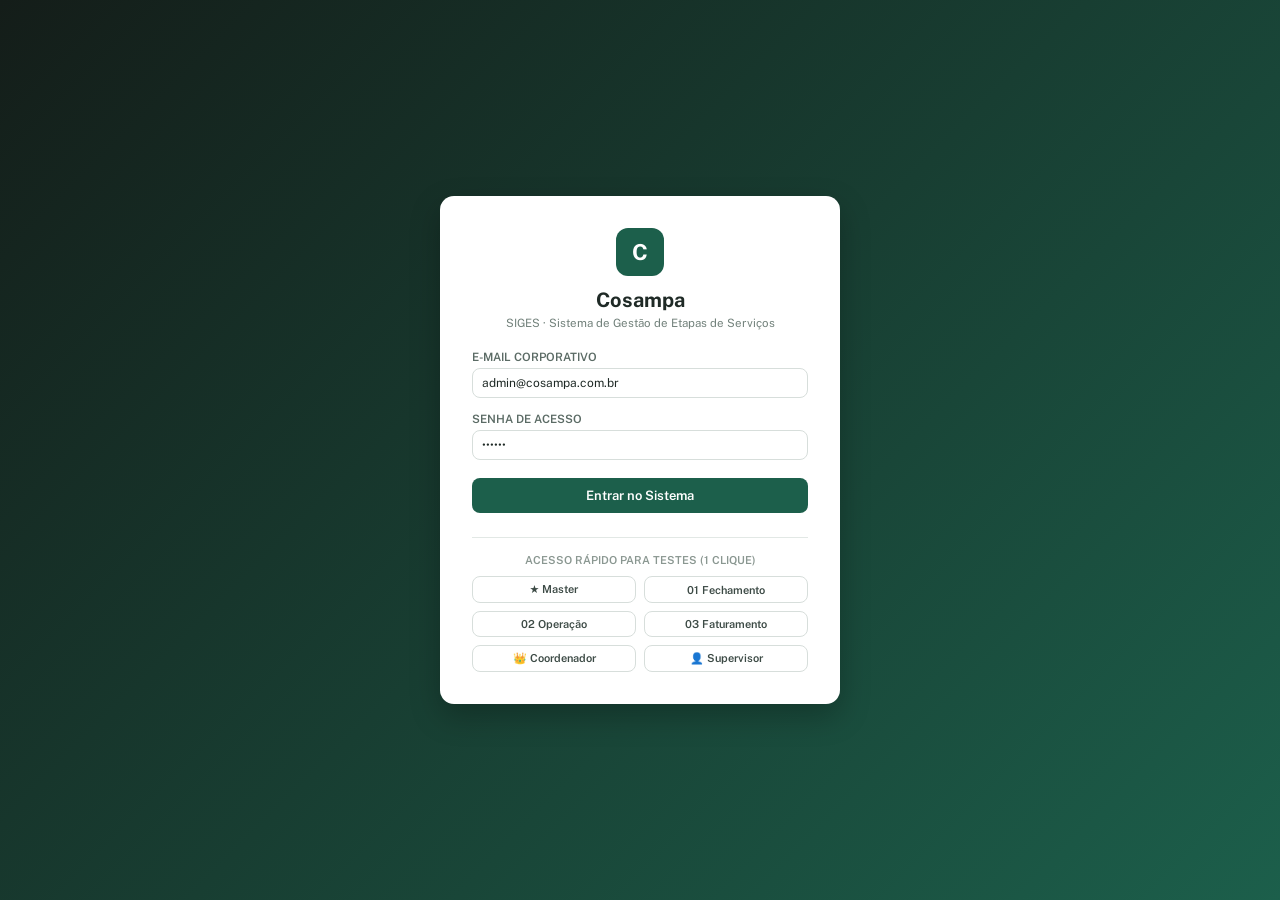
<file: frontend/index.html>
<!DOCTYPE html>
<html lang="pt-BR">
<head>
  <meta charset="utf-8">
  <meta name="viewport" content="width=device-width, initial-scale=1">
  <title>SIGES - Sistema de Gestão de Etapas de Serviços</title>

  <!-- Tipografia Corporativa -->
  <link rel="preconnect" href="https://fonts.googleapis.com">
  <link rel="preconnect" href="https://fonts.gstatic.com" crossorigin>
  <link href="https://fonts.googleapis.com/css2?family=Public+Sans:wght@400;500;600;700&family=Spline+Sans+Mono:wght@400;500;600&display=swap" rel="stylesheet">

  <!-- Estilos Unificados do SIGES -->
  <link rel="stylesheet" href="style.css">
</head>
<body>

  <!-- App Main Container -->
  <div id="app-root"></div>

  <!-- Aplicação Front-end SPA (Lean Architecture) -->
  <script type="module" src="app.js"></script>

</body>
</html>
</file>
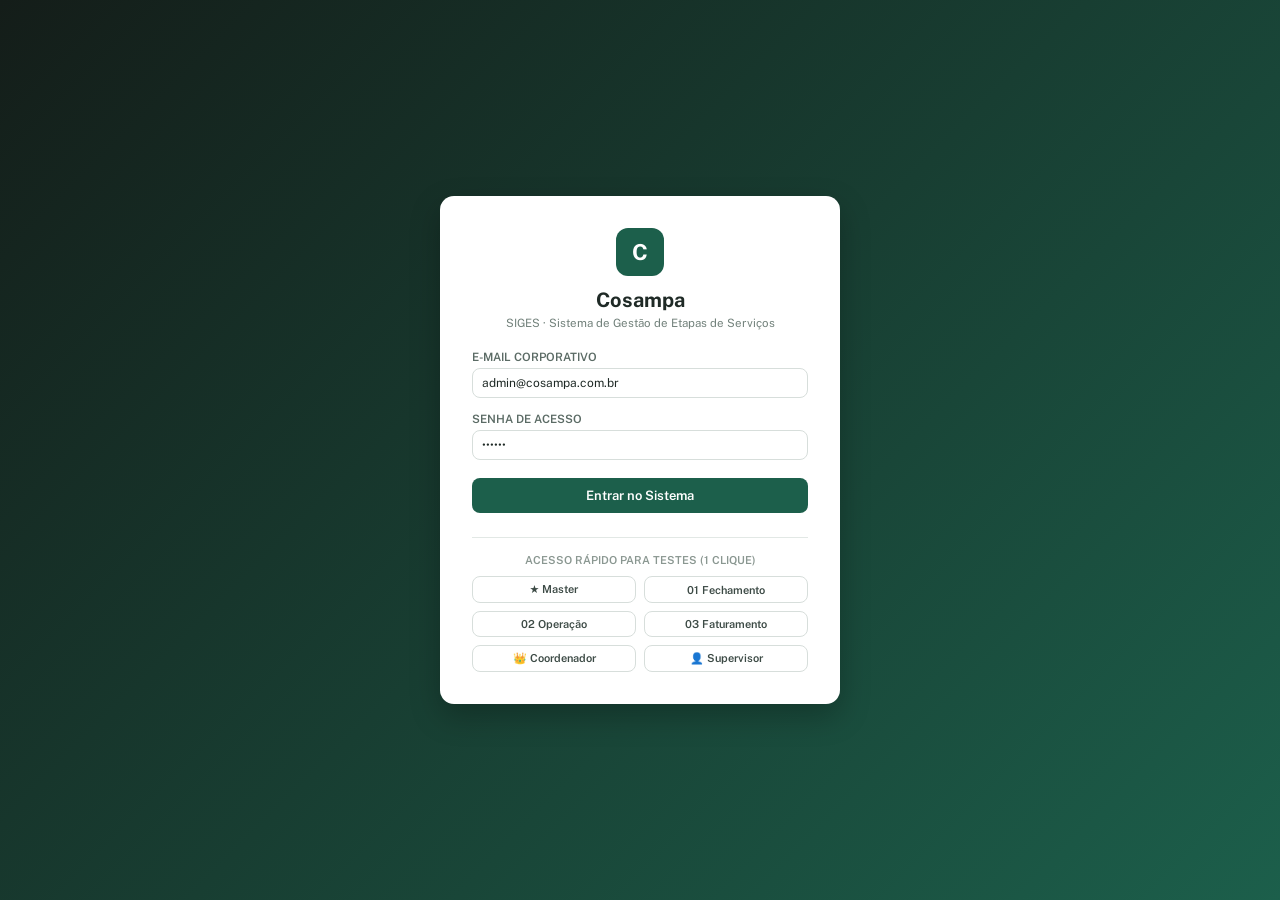
<file: frontend/conciliacoes.html>
<!DOCTYPE html>
<html lang="pt-BR">
<head>
  <meta charset="utf-8">
  <meta name="viewport" content="width=device-width, initial-scale=1">
  <title>SIGES - 04. Conciliações</title>
  <link rel="preconnect" href="https://fonts.googleapis.com">
  <link rel="preconnect" href="https://fonts.gstatic.com" crossorigin>
  <link href="https://fonts.googleapis.com/css2?family=Public+Sans:wght@400;500;600;700&family=Spline+Sans+Mono:wght@400;500;600&display=swap" rel="stylesheet">
  <link rel="stylesheet" href="style.css">
</head>
<body data-page-id="conciliacoes">

  <div id="app-root">
    <aside id="sidebar-container" class="sidebar"></aside>
    <div class="main-content">
      <header id="header-container"></header>
      <div id="filterbar-container"></div>
      <main class="view-container"></main>
    </div>
    <div id="drawer-container"></div>
    <div id="toast-container"></div>
  </div>

  <script type="module" src="app.js"></script>
</body>
</html>
</file>
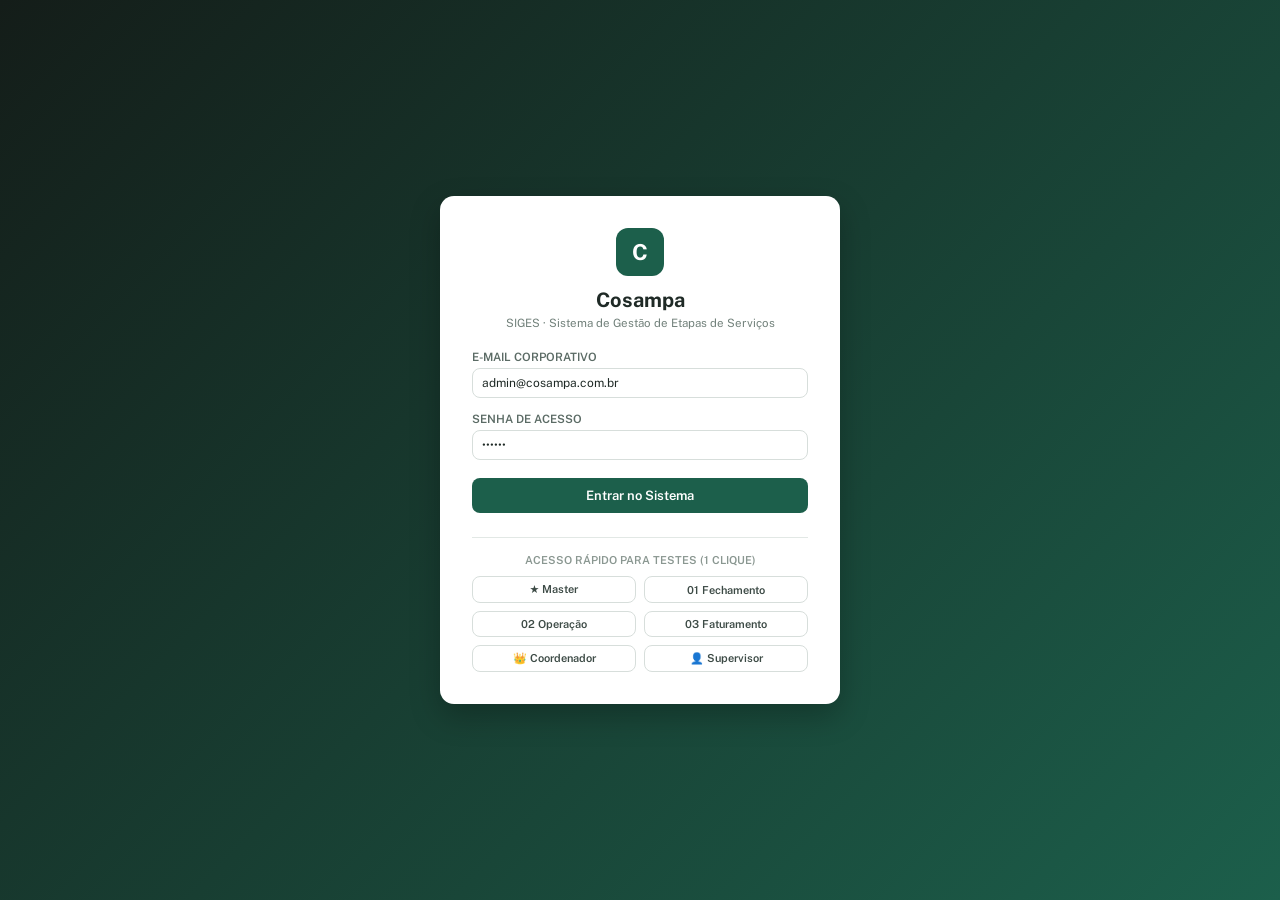
<file: frontend/faturamento.html>
<!DOCTYPE html>
<html lang="pt-BR">
<head>
  <meta charset="utf-8">
  <meta name="viewport" content="width=device-width, initial-scale=1">
  <title>SIGES - 03. Faturamento</title>
  <link rel="preconnect" href="https://fonts.googleapis.com">
  <link rel="preconnect" href="https://fonts.gstatic.com" crossorigin>
  <link href="https://fonts.googleapis.com/css2?family=Public+Sans:wght@400;500;600;700&family=Spline+Sans+Mono:wght@400;500;600&display=swap" rel="stylesheet">
  <link rel="stylesheet" href="style.css">
</head>
<body data-page-id="faturamento">

  <div id="app-root">
    <aside id="sidebar-container" class="sidebar"></aside>
    <div class="main-content">
      <header id="header-container"></header>
      <div id="filterbar-container"></div>
      <main class="view-container"></main>
    </div>
    <div id="drawer-container"></div>
    <div id="toast-container"></div>
  </div>

  <script type="module" src="app.js"></script>
</body>
</html>
</file>
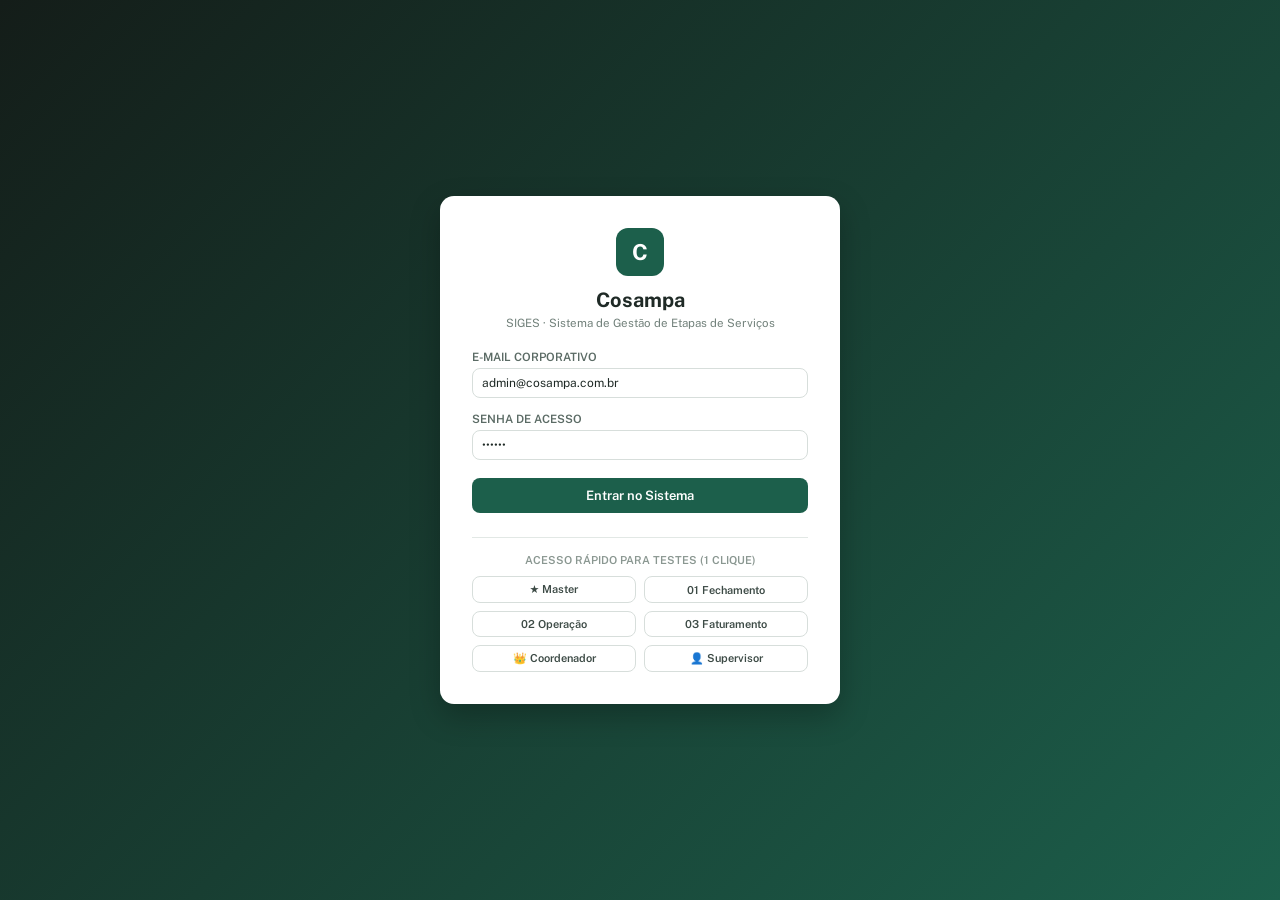
<file: frontend/finalizados.html>
<!DOCTYPE html>
<html lang="pt-BR">
<head>
  <meta charset="utf-8">
  <meta name="viewport" content="width=device-width, initial-scale=1">
  <title>SIGES - 05. Finalizados</title>
  <link rel="preconnect" href="https://fonts.googleapis.com">
  <link rel="preconnect" href="https://fonts.gstatic.com" crossorigin>
  <link href="https://fonts.googleapis.com/css2?family=Public+Sans:wght@400;500;600;700&family=Spline+Sans+Mono:wght@400;500;600&display=swap" rel="stylesheet">
  <link rel="stylesheet" href="style.css">
</head>
<body data-page-id="finalizados">

  <div id="app-root">
    <aside id="sidebar-container" class="sidebar"></aside>
    <div class="main-content">
      <header id="header-container"></header>
      <div id="filterbar-container"></div>
      <main class="view-container"></main>
    </div>
    <div id="drawer-container"></div>
    <div id="toast-container"></div>
  </div>

  <script type="module" src="app.js"></script>
</body>
</html>
</file>
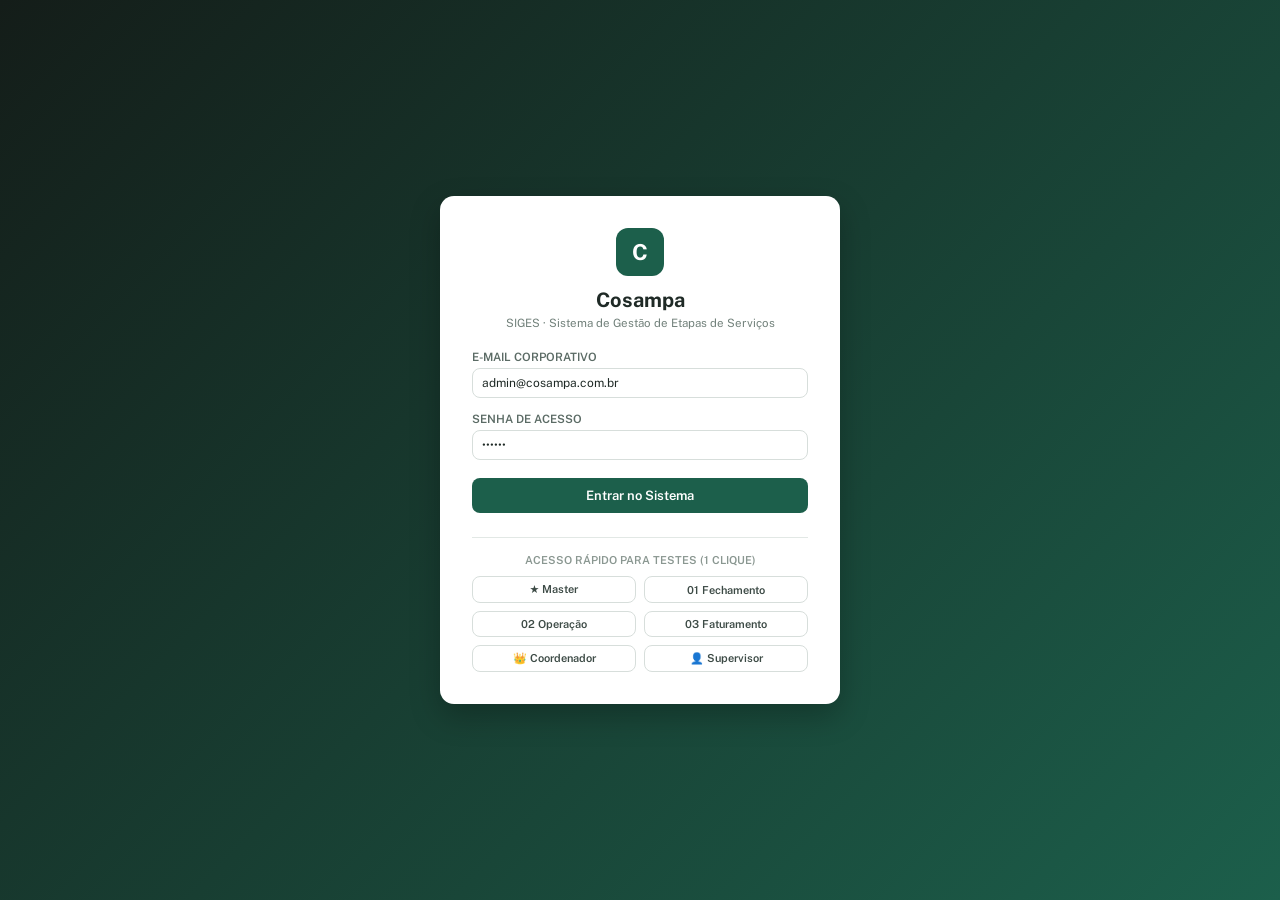
<file: frontend/gestao_acessos.html>
<!DOCTYPE html>
<html lang="pt-BR">
<head>
  <meta charset="utf-8">
  <meta name="viewport" content="width=device-width, initial-scale=1">
  <title>SIGES - Gestão de Acessos (Master)</title>
  <link rel="preconnect" href="https://fonts.googleapis.com">
  <link rel="preconnect" href="https://fonts.gstatic.com" crossorigin>
  <link href="https://fonts.googleapis.com/css2?family=Public+Sans:wght@400;500;600;700&family=Spline+Sans+Mono:wght@400;500;600&display=swap" rel="stylesheet">
  <link rel="stylesheet" href="style.css">
</head>
<body data-page-id="gestao_acessos">

  <div id="app-root">
    <aside id="sidebar-container" class="sidebar"></aside>
    <div class="main-content">
      <header id="header-container"></header>
      <main class="view-container">
        <!-- Painel de Gestão de Acessos Exclusivo do Usuário Master -->
        <div id="gestao-acessos-container"></div>
      </main>
    </div>
    <div id="toast-container"></div>
  </div>

  <script type="module" src="app.js"></script>
</body>
</html>
</file>
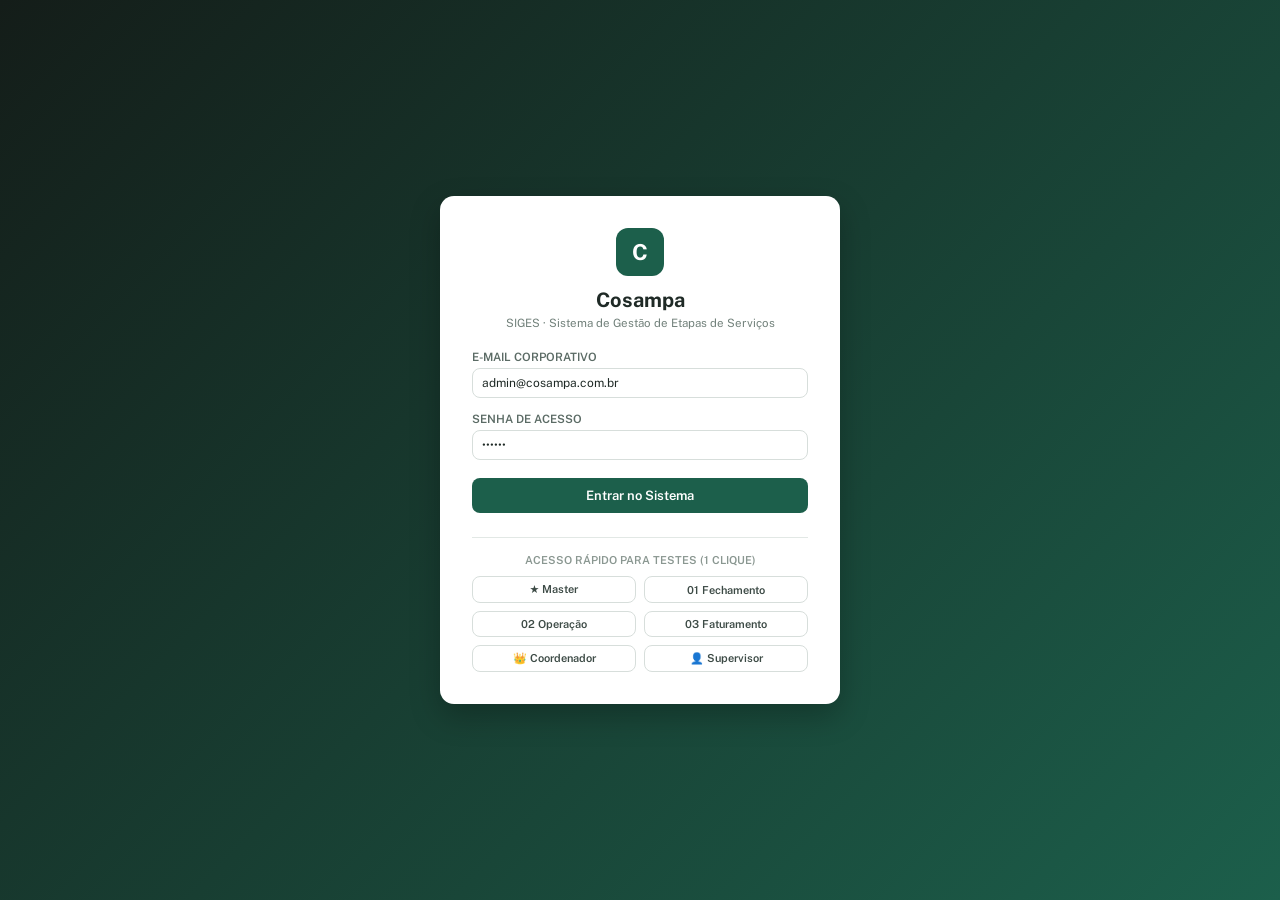
<file: frontend/login.html>
<!DOCTYPE html>
<html lang="pt-BR">
<head>
  <meta charset="utf-8">
  <meta name="viewport" content="width=device-width, initial-scale=1">
  <title>SIGES - Login</title>
  <link rel="preconnect" href="https://fonts.googleapis.com">
  <link rel="preconnect" href="https://fonts.gstatic.com" crossorigin>
  <link href="https://fonts.googleapis.com/css2?family=Public+Sans:wght@400;500;600;700&family=Spline+Sans+Mono:wght@400;500;600&display=swap" rel="stylesheet">
  <link rel="stylesheet" href="style.css">
</head>
<body data-page-id="login">

  <div class="login-wrapper">
    <div class="login-card">
      <div class="login-header">
        <div class="login-logo">C</div>
        <h2>Cosampa</h2>
        <p>SIGES · Sistema de Gestão de Etapas de Serviços</p>
      </div>

      <form id="form-login" style="margin-top:20px">
        <div style="margin-bottom:14px">
          <label style="display:block;font-size:11.5px;font-weight:600;color:#5b6b65;margin-bottom:4px">E-MAIL CORPORATIVO</label>
          <input type="email" id="login-email" class="text-input" value="admin@cosampa.com.br" required style="width:100%">
        </div>

        <div style="margin-bottom:18px">
          <label style="display:block;font-size:11.5px;font-weight:600;color:#5b6b65;margin-bottom:4px">SENHA DE ACESSO</label>
          <input type="password" id="login-senha" class="text-input" value="123456" required style="width:100%">
        </div>

        <button type="submit" class="btn-primary" style="width:100%;padding:10px;font-size:13px">Entrar no Sistema</button>
      </form>

      <div style="margin-top:24px;border-top:1px solid var(--border-subtle);padding-top:16px">
        <div style="font-size:11px;font-weight:600;color:#8a9791;text-transform:uppercase;margin-bottom:10px;text-align:center">Acesso Rápido para Testes (1 Clique)</div>
        <div style="display:grid;grid-template-columns:1fr 1fr;gap:8px">
          <button class="btn-quick-login btn-secondary" data-email="admin@cosampa.com.br" style="font-size:11px">★ Master</button>
          <button class="btn-quick-login btn-secondary" data-email="carlos@cosampa.com.br" style="font-size:11px">01 Fechamento</button>
          <button class="btn-quick-login btn-secondary" data-email="fernanda@cosampa.com.br" style="font-size:11px">02 Operação</button>
          <button class="btn-quick-login btn-secondary" data-email="roberto@cosampa.com.br" style="font-size:11px">03 Faturamento</button>
          <button class="btn-quick-login btn-secondary" data-email="coordenador@cosampa.com.br" style="font-size:11px">👑 Coordenador</button>
          <button class="btn-quick-login btn-secondary" data-email="supervisor@cosampa.com.br" style="font-size:11px">👤 Supervisor</button>
        </div>
      </div>
    </div>
  </div>

  <div id="toast-container"></div>
  <script type="module" src="app.js"></script>
</body>
</html>
</file>
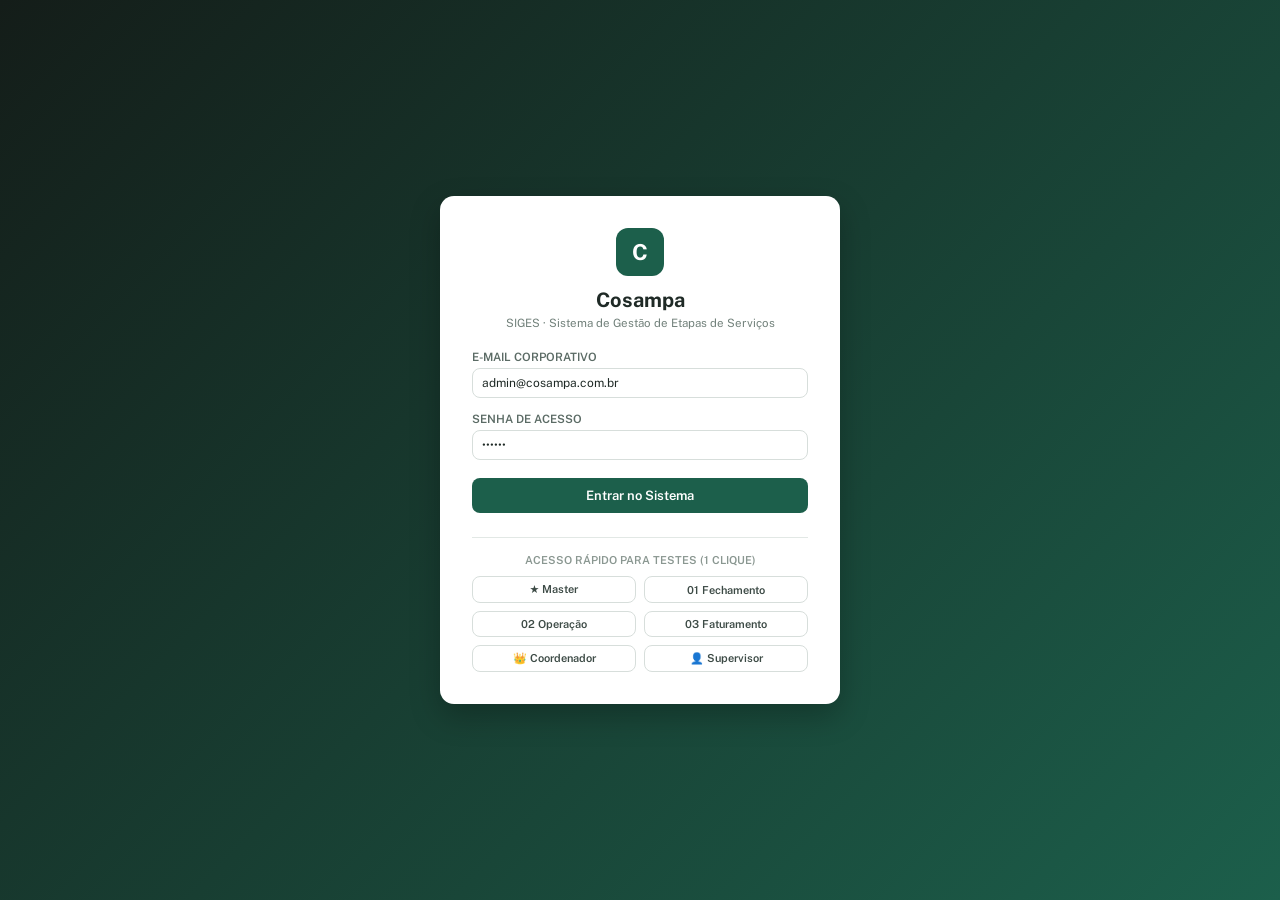
<file: frontend/medicao.html>
<!DOCTYPE html>
<html lang="pt-BR">
<head>
  <meta charset="utf-8">
  <meta name="viewport" content="width=device-width, initial-scale=1">
  <title>SIGES - 01. Medição</title>
  <link rel="preconnect" href="https://fonts.googleapis.com">
  <link rel="preconnect" href="https://fonts.gstatic.com" crossorigin>
  <link href="https://fonts.googleapis.com/css2?family=Public+Sans:wght@400;500;600;700&family=Spline+Sans+Mono:wght@400;500;600&display=swap" rel="stylesheet">
  <link rel="stylesheet" href="style.css">
</head>
<body data-page-id="medicao">

  <div id="app-root">
    <aside id="sidebar-container" class="sidebar"></aside>
    <div class="main-content">
      <header id="header-container"></header>
      <div id="filterbar-container"></div>
      <main class="view-container">
        <!-- Tabela da Fila de Medição -->
        <div id="table-container"></div>
      </main>
    </div>
    <div id="drawer-container"></div>
    <div id="toast-container"></div>
  </div>

  <script type="module" src="app.js"></script>
</body>
</html>
</file>
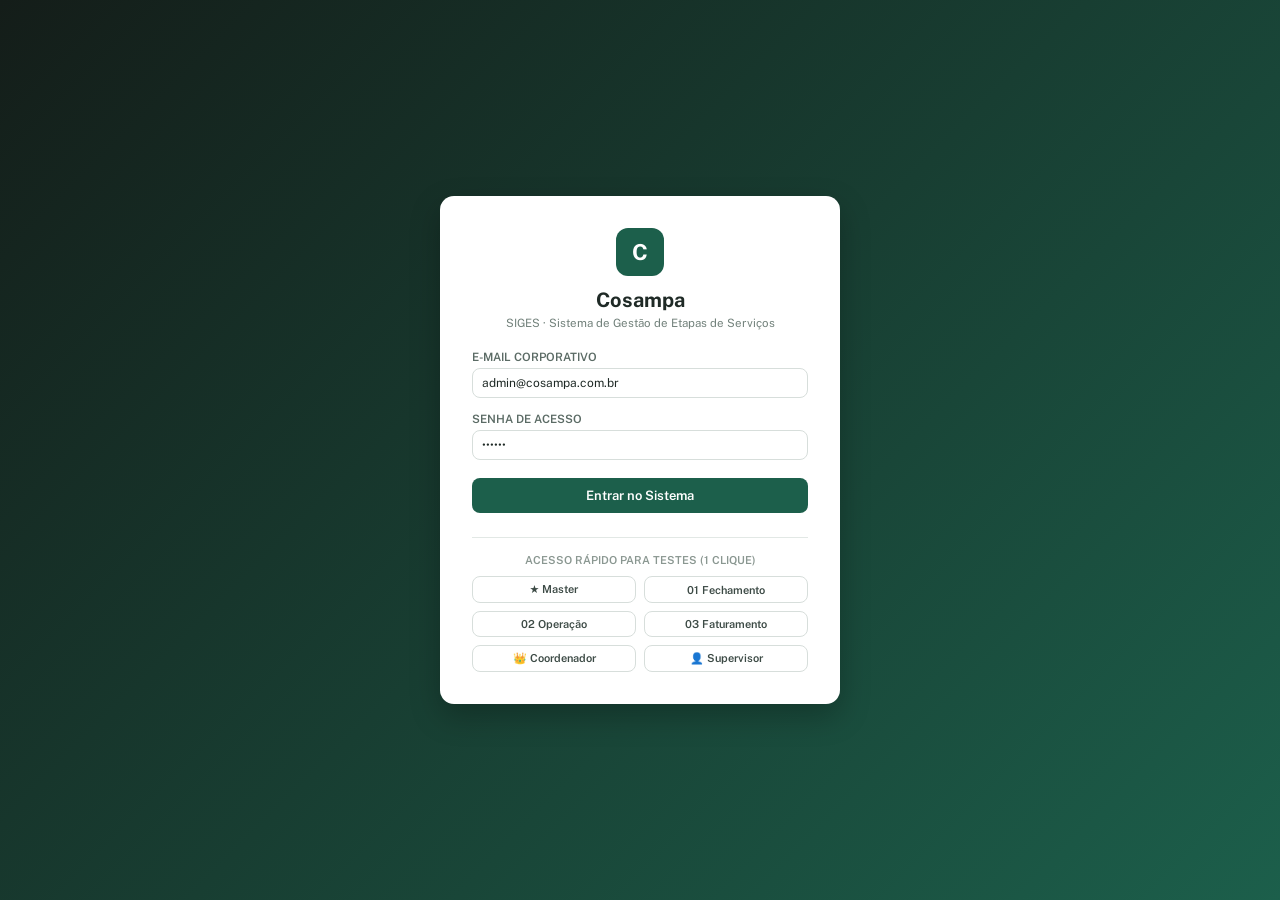
<file: frontend/pendencias.html>
<!DOCTYPE html>
<html lang="pt-BR">
<head>
  <meta charset="utf-8">
  <meta name="viewport" content="width=device-width, initial-scale=1">
  <title>SIGES - 02. Pendências Operacionais</title>
  <link rel="preconnect" href="https://fonts.googleapis.com">
  <link rel="preconnect" href="https://fonts.gstatic.com" crossorigin>
  <link href="https://fonts.googleapis.com/css2?family=Public+Sans:wght@400;500;600;700&family=Spline+Sans+Mono:wght@400;500;600&display=swap" rel="stylesheet">
  <link rel="stylesheet" href="style.css">
</head>
<body data-page-id="pendencias">

  <div id="app-root">
    <aside id="sidebar-container" class="sidebar"></aside>
    <div class="main-content">
      <header id="header-container"></header>
      <div id="filterbar-container"></div>
      <main class="view-container">
        <!-- Painel de Tratativa de Pendências (RN-04) -->
        <div id="pendencias-panel-container"></div>
      </main>
    </div>
    <div id="drawer-container"></div>
    <div id="toast-container"></div>
  </div>

  <script type="module" src="app.js"></script>
</body>
</html>
</file>
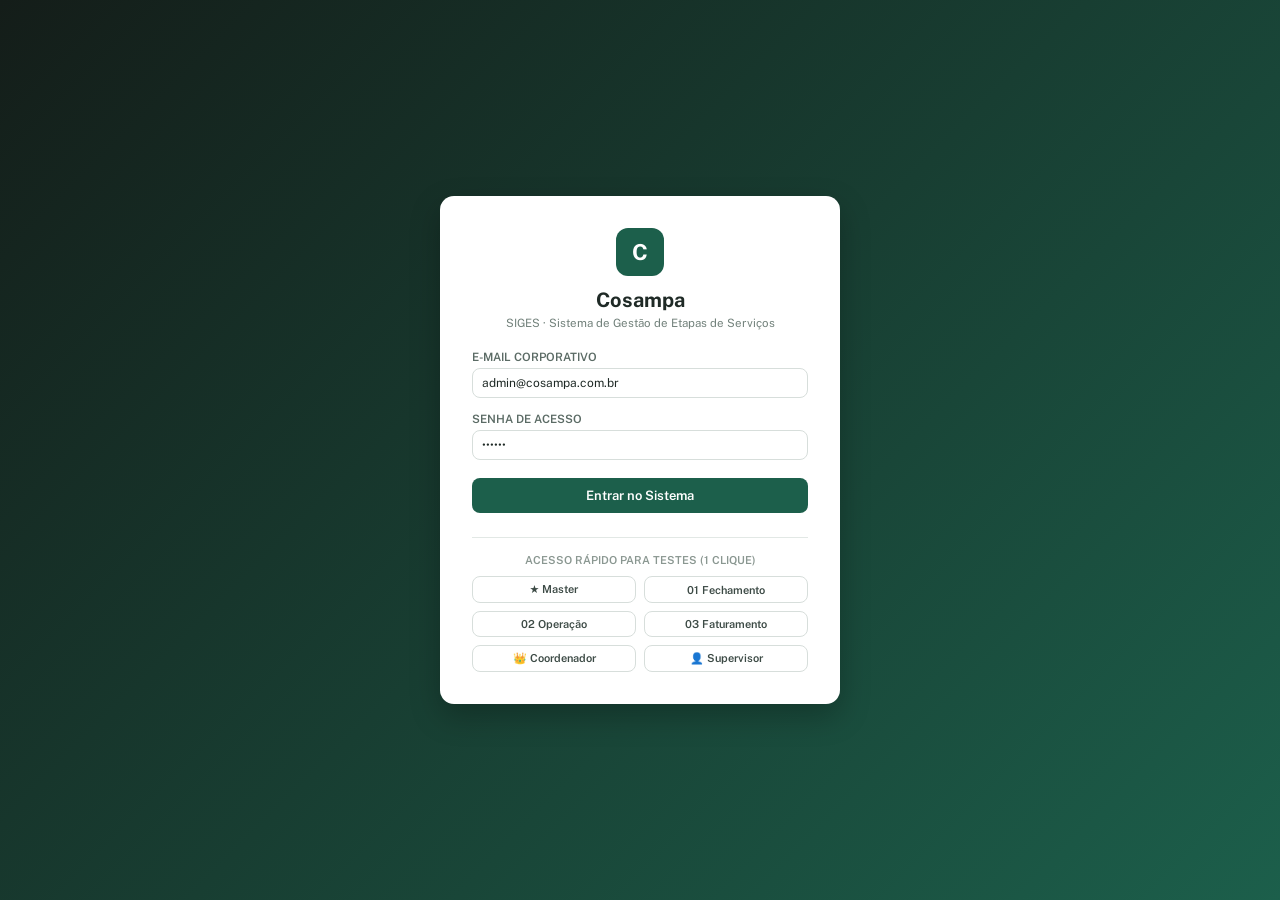
<file: frontend/relatorios.html>
<!DOCTYPE html>
<html lang="pt-BR">
<head>
  <meta charset="utf-8">
  <meta name="viewport" content="width=device-width, initial-scale=1">
  <title>SIGES - Consultas + Relatórios</title>
  <link rel="preconnect" href="https://fonts.googleapis.com">
  <link rel="preconnect" href="https://fonts.gstatic.com" crossorigin>
  <link href="https://fonts.googleapis.com/css2?family=Public+Sans:wght@400;500;600;700&family=Spline+Sans+Mono:wght@400;500;600&display=swap" rel="stylesheet">
  <link rel="stylesheet" href="style.css">
</head>
<body data-page-id="relatorios">

  <div id="app-root">
    <aside id="sidebar-container" class="sidebar"></aside>
    <div class="main-content">
      <header id="header-container"></header>
      <div id="filterbar-container"></div>
      <main class="view-container"></main>
    </div>
    <div id="drawer-container"></div>
    <div id="toast-container"></div>
  </div>

  <script type="module" src="app.js"></script>
</body>
</html>
</file>
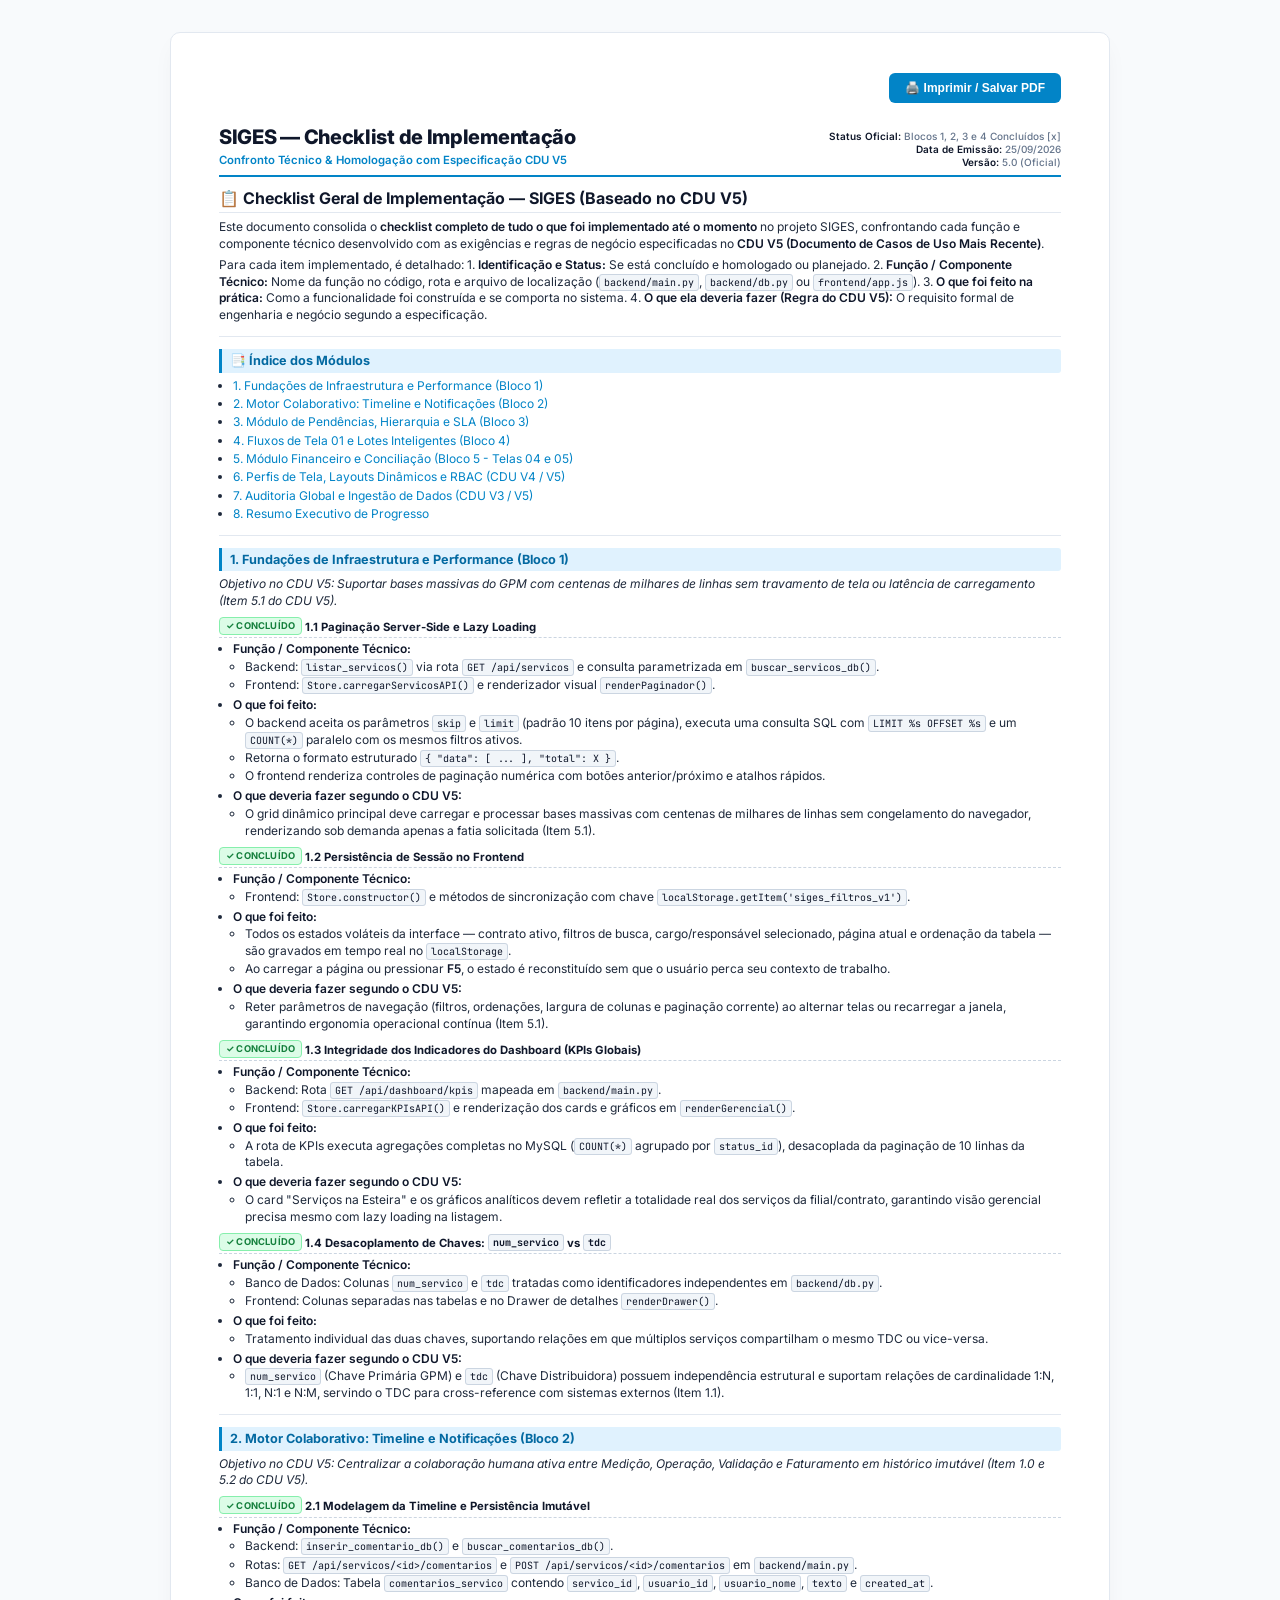
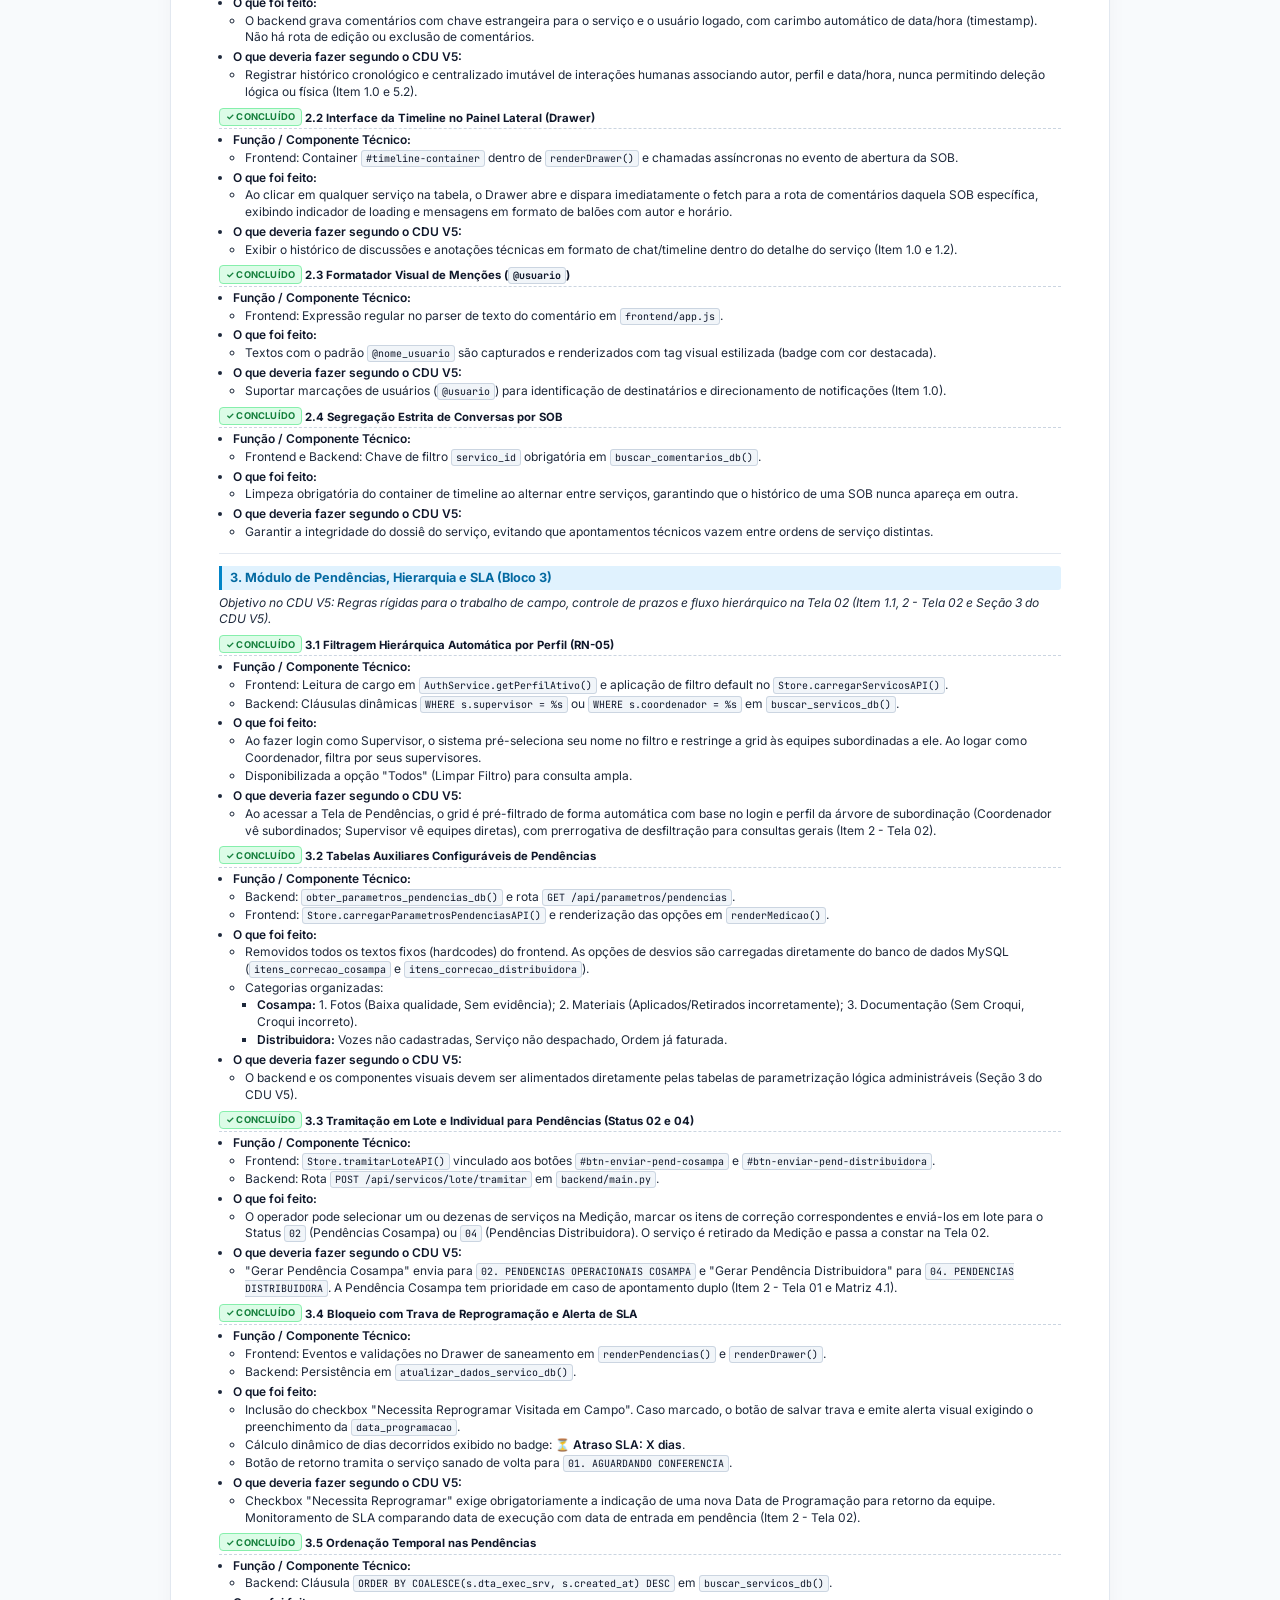
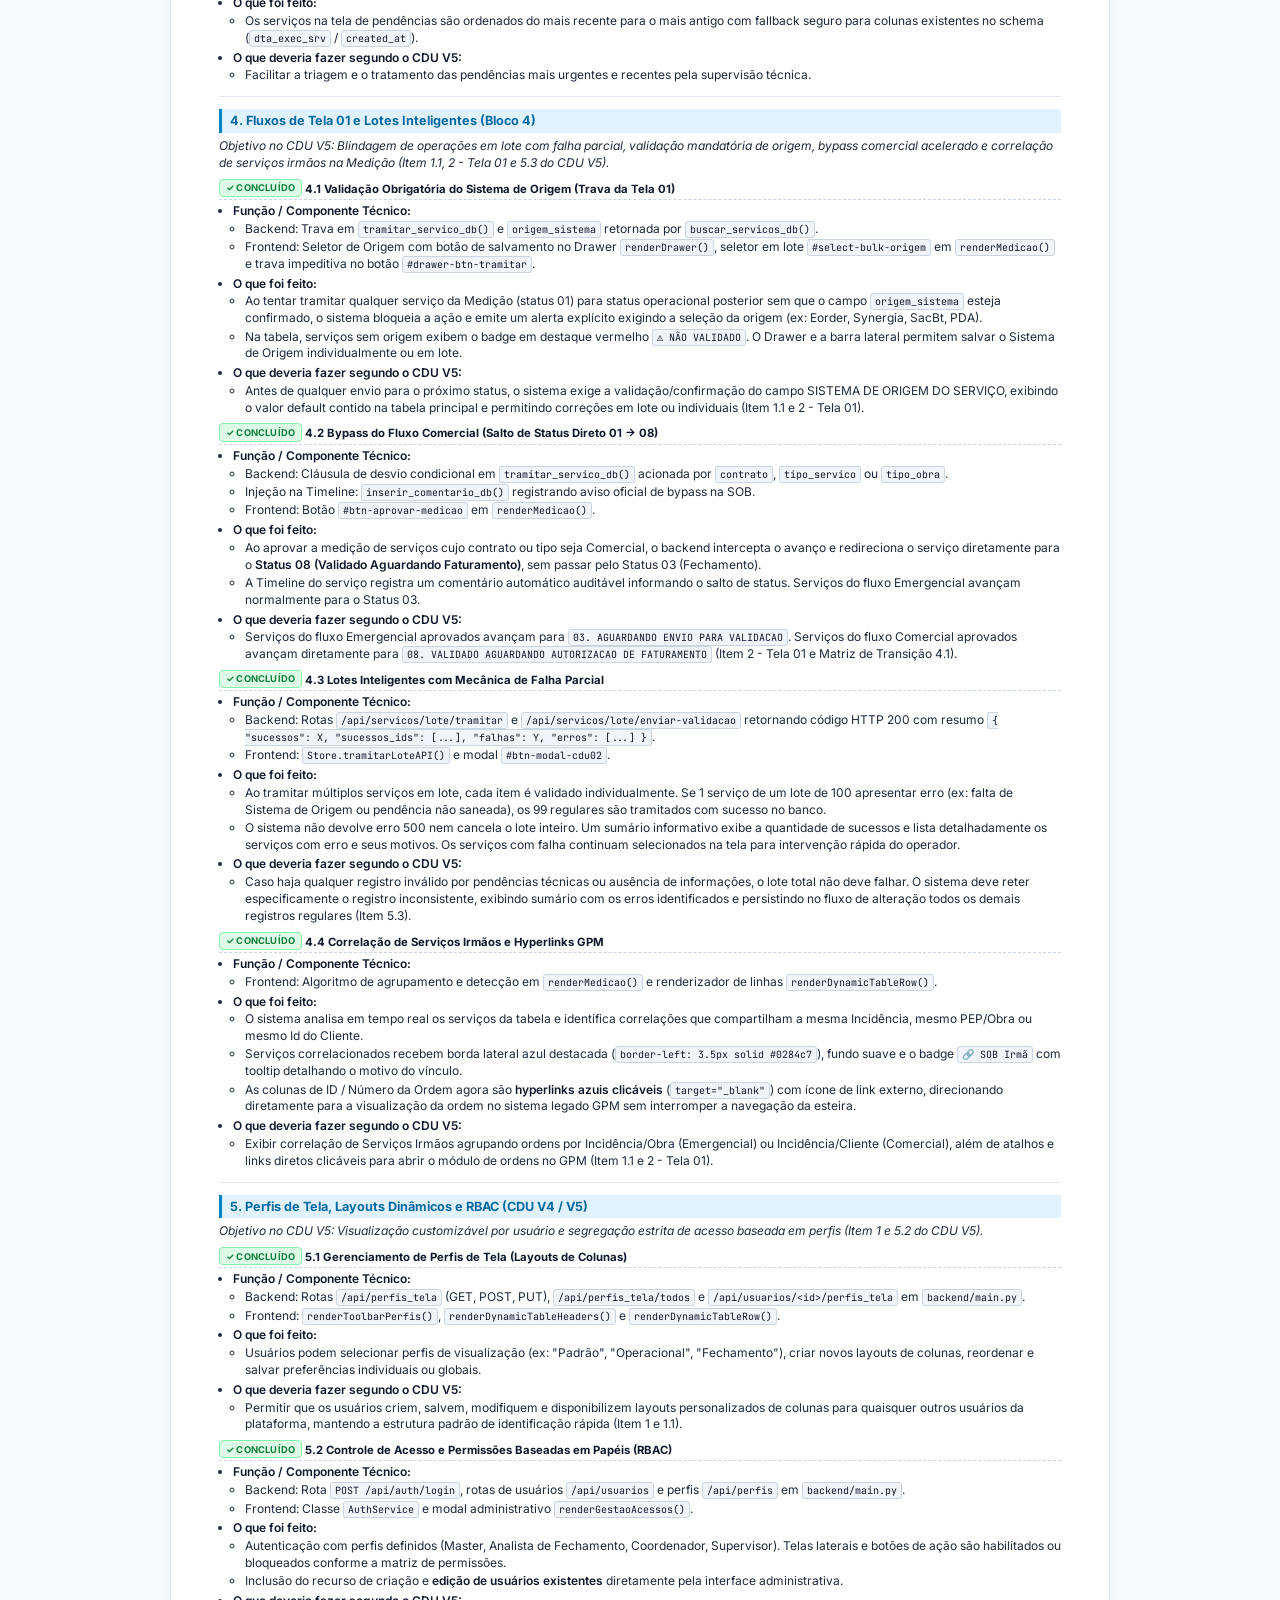
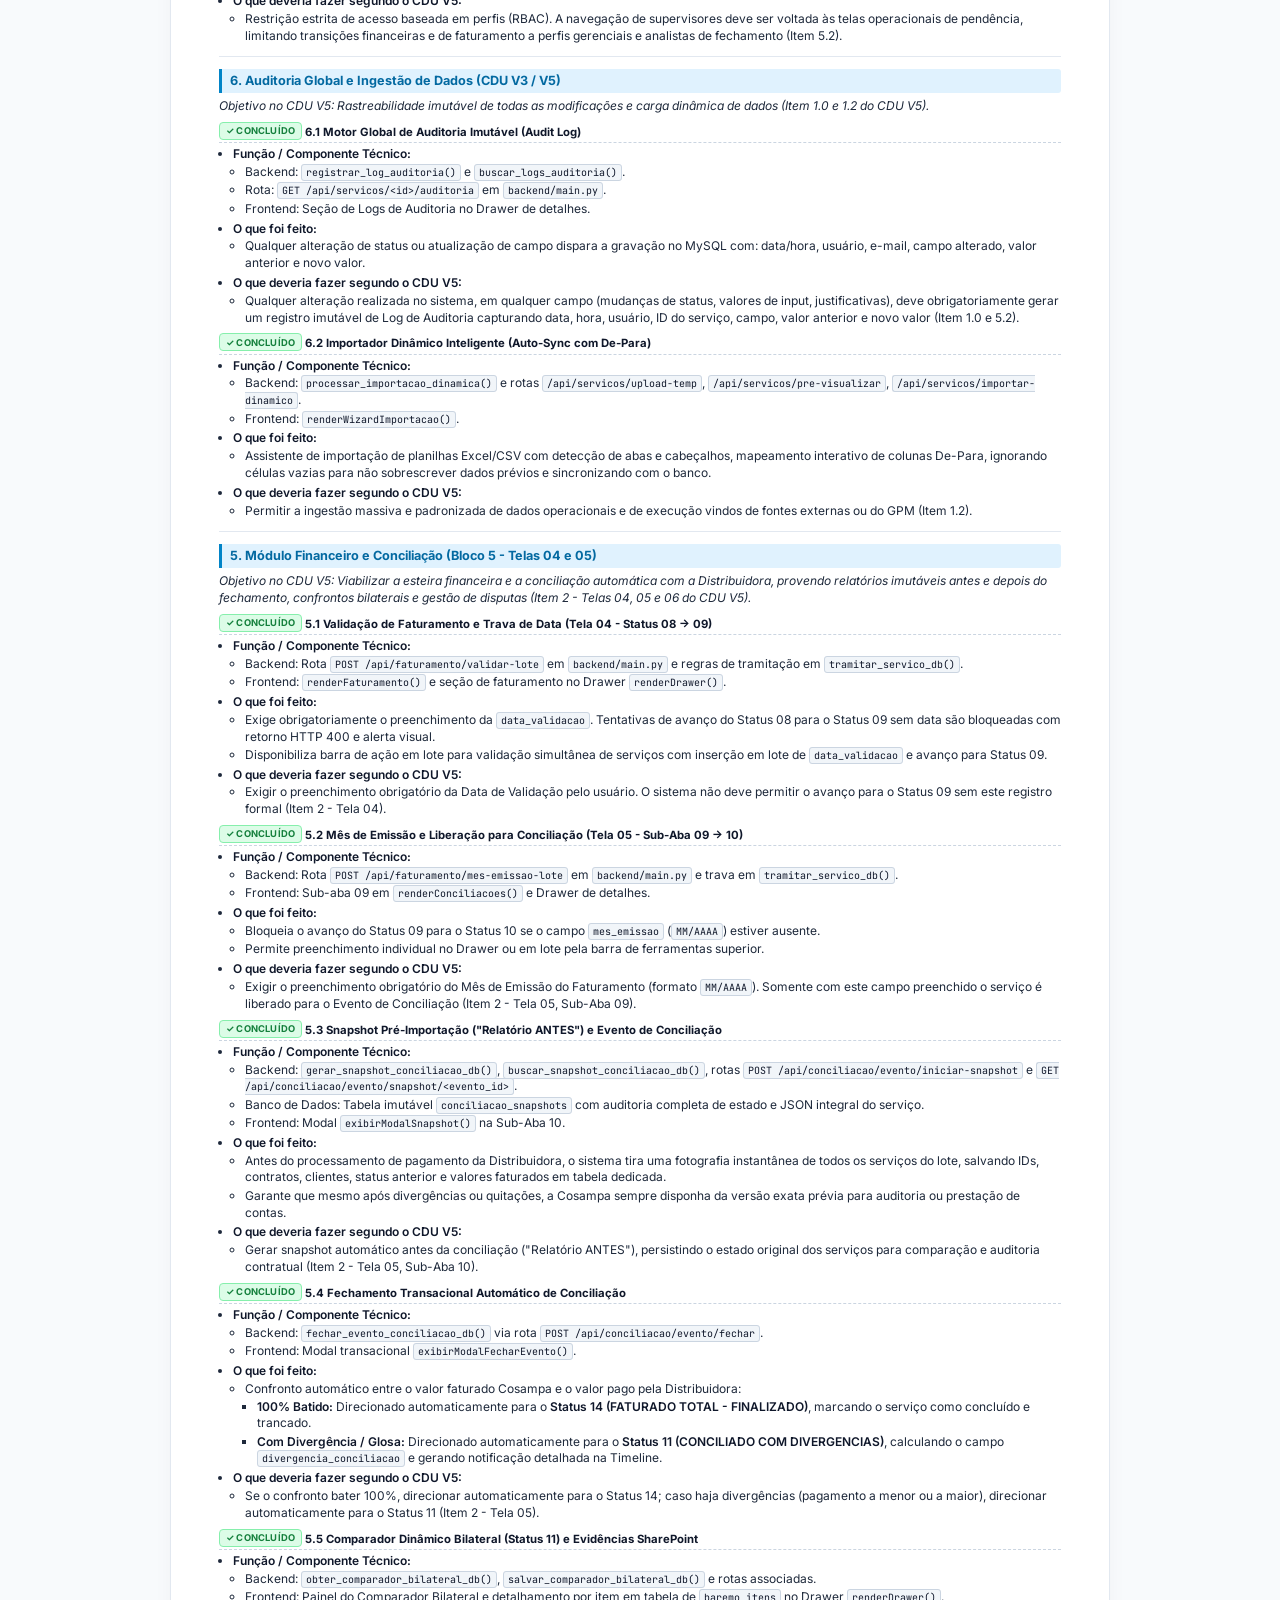
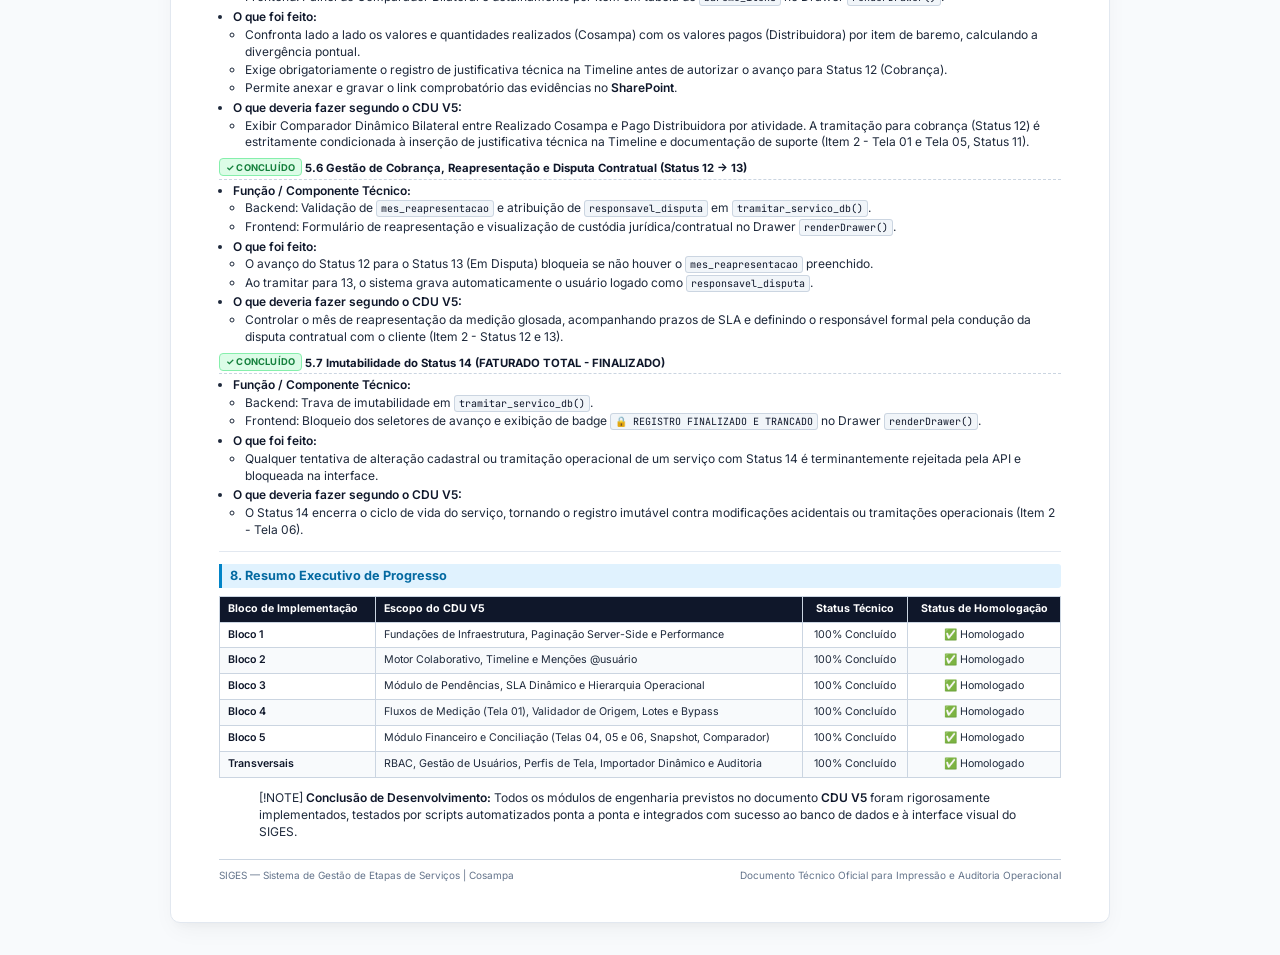
<file: docs/checklists/checklist_completo_implementacao_cdu_v5.html>
<!DOCTYPE html>
<html lang="pt-BR">
<head>
  <meta charset="UTF-8">
  <meta name="viewport" content="width=device-width, initial-scale=1.0">
  <title>Checklist Geral de Implementação — SIGES (CDU V5)</title>
  <link rel="preconnect" href="https://fonts.googleapis.com">
  <link rel="preconnect" href="https://fonts.gstatic.com" crossorigin>
  <link href="https://fonts.googleapis.com/css2?family=Inter:wght@400;500;600;700;800&family=JetBrains+Mono:wght@400;500&display=swap" rel="stylesheet">
  <style>
    :root {
      --primary: #0284c7;
      --primary-dark: #0369a1;
      --primary-light: #e0f2fe;
      --text-main: #1e293b;
      --text-muted: #64748b;
      --text-heading: #0f172a;
      --border-color: #e2e8f0;
      --bg-page: #f8fafc;
      --bg-card: #ffffff;
      --success-bg: #dcfce7;
      --success-text: #15803d;
      --success-border: #86efac;
      --warning-bg: #fef3c7;
      --warning-text: #b45309;
      --warning-border: #fde68a;
    }

    * {
      box-sizing: border-box;
      -webkit-print-color-adjust: exact !important;
      print-color-adjust: exact !important;
    }

    body {
      font-family: 'Inter', -apple-system, BlinkMacSystemFont, "Segoe UI", Roboto, sans-serif;
      font-size: 9pt;
      line-height: 1.4;
      color: var(--text-main);
      background-color: var(--bg-page);
      margin: 0;
      padding: 0;
    }

    /* Screen Presentation Container */
    @media screen {
      body {
        padding: 32px 16px;
      }
      .doc-wrapper {
        max-width: 940px;
        margin: 0 auto;
        background: var(--bg-card);
        border: 1px solid var(--border-color);
        border-radius: 10px;
        box-shadow: 0 10px 25px -5px rgba(0, 0, 0, 0.05), 0 8px 10px -6px rgba(0, 0, 0, 0.03);
        padding: 40px 48px;
      }
      .screen-actions {
        display: flex;
        justify-content: flex-end;
        gap: 10px;
        margin-bottom: 20px;
      }
      .btn-print {
        background: var(--primary);
        color: #ffffff;
        border: none;
        border-radius: 6px;
        padding: 8px 16px;
        font-size: 9pt;
        font-weight: 600;
        cursor: pointer;
        display: inline-flex;
        align-items: center;
        gap: 6px;
        transition: background 0.15s ease;
      }
      .btn-print:hover {
        background: var(--primary-dark);
      }
    }

    /* Print Budgeting & Rules */
    @media print {
      @page {
        size: A4 portrait;
        margin: 8mm 10mm 8mm 10mm;
        @bottom-right {
          content: "Página " counter(page);
          font-size: 7pt;
          color: #64748b;
          font-family: 'Inter', sans-serif;
        }
      }
      body {
        background-color: #ffffff;
        font-size: 8pt;
        line-height: 1.3;
      }
      .doc-wrapper {
        padding: 0 !important;
        margin: 0 !important;
        border: none !important;
        box-shadow: none !important;
        max-width: 100% !important;
      }
      .screen-actions {
        display: none !important;
      }
      h1, h2, h3, h4 {
        break-after: avoid !important;
        page-break-after: avoid !important;
      }
      h2 {
        break-before: auto !important;
        page-break-before: auto !important;
      }
      .check-item {
        break-inside: avoid;
        page-break-inside: avoid;
      }
    }

    .header-banner {
      border-bottom: 2px solid var(--primary);
      padding-bottom: 6px;
      margin-bottom: 10px;
      display: flex;
      justify-content: space-between;
      align-items: flex-end;
      page-break-after: avoid;
      break-after: avoid;
    }

    .header-title {
      font-size: 15pt;
      font-weight: 800;
      color: var(--text-heading);
      margin: 0;
      letter-spacing: -0.3px;
    }

    .header-subtitle {
      font-size: 8.5pt;
      color: var(--primary);
      font-weight: 600;
      margin-top: 2px;
    }

    .header-meta {
      font-size: 7.5pt;
      color: var(--text-muted);
      text-align: right;
      font-weight: 500;
      line-height: 1.3;
    }

    .header-meta strong {
      color: var(--text-heading);
    }

    h1 {
      font-size: 12pt;
      color: var(--text-heading);
      border-bottom: 1.5px solid var(--border-color);
      padding-bottom: 3px;
      margin-top: 10px;
      margin-bottom: 6px;
      page-break-after: avoid;
      break-after: avoid;
    }

    h2 {
      font-size: 9.5pt;
      color: var(--primary-dark);
      background: var(--primary-light);
      border-left: 3.5px solid var(--primary);
      padding: 3px 8px;
      margin-top: 10px;
      margin-bottom: 5px;
      border-radius: 0 3px 3px 0;
      page-break-after: avoid;
      break-after: avoid;
    }

    h3 {
      font-size: 8.5pt;
      color: var(--text-heading);
      margin-top: 7px;
      margin-bottom: 3px;
      font-weight: 700;
      border-bottom: 1px dashed #cbd5e1;
      padding-bottom: 2px;
      page-break-after: avoid;
      break-after: avoid;
    }

    p {
      margin: 2px 0 4px 0;
    }

    ul {
      margin: 2px 0 4px 14px;
      padding: 0;
    }

    ul ul {
      margin: 1px 0 3px 12px;
    }

    ol {
      margin: 2px 0 4px 14px;
      padding: 0;
    }

    li {
      margin-bottom: 1.5px;
    }

    code {
      font-family: 'JetBrains Mono', Consolas, "Courier New", monospace;
      font-size: 7.5pt;
      background: #f1f5f9;
      color: #0f172a;
      padding: 1px 4px;
      border-radius: 3px;
      border: 1px solid #cbd5e1;
    }

    strong {
      font-weight: 600;
      color: var(--text-heading);
    }

    a {
      color: var(--primary);
      text-decoration: none;
    }

    a:hover {
      text-decoration: underline;
    }

    .badge {
      display: inline-block;
      font-size: 7pt;
      font-weight: 700;
      padding: 1.5px 6px;
      border-radius: 4px;
      letter-spacing: 0.2px;
      vertical-align: 1px;
      text-transform: uppercase;
    }

    .badge-done {
      background-color: var(--success-bg);
      color: var(--success-text);
      border: 1px solid var(--success-border);
    }

    .badge-pending {
      background-color: var(--warning-bg);
      color: var(--warning-text);
      border: 1px solid var(--warning-border);
    }

    table {
      width: 100%;
      border-collapse: collapse;
      font-size: 8pt;
      margin: 8px 0 12px 0;
      page-break-inside: avoid;
      break-inside: avoid;
      background: #ffffff;
    }

    th, td {
      border: 1px solid #cbd5e1;
      padding: 5px 8px;
      text-align: left;
      vertical-align: top;
    }

    th {
      background-color: #0f172a;
      color: #ffffff;
      font-weight: 700;
      font-size: 8pt;
    }

    tr:nth-child(even) {
      background-color: #f8fafc;
    }

    hr {
      border: none;
      border-top: 1px solid var(--border-color);
      margin: 12px 0;
    }

    .footer-print {
      margin-top: 18px;
      border-top: 1px solid #cbd5e1;
      padding-top: 8px;
      display: flex;
      justify-content: space-between;
      font-size: 7.5pt;
      color: var(--text-muted);
      page-break-inside: avoid;
      break-inside: avoid;
    }
  </style>
</head>
<body>
  <div class="doc-wrapper">
    <div class="screen-actions">
      <button class="btn-print" onclick="window.print()">
        🖨️ Imprimir / Salvar PDF
      </button>
    </div>

    <div class="header-banner">
      <div>
        <div class="header-title">SIGES — Checklist de Implementação</div>
        <div class="header-subtitle">Confronto Técnico & Homologação com Especificação CDU V5</div>
      </div>
      <div class="header-meta">
        <div><strong>Status Oficial:</strong> Blocos 1, 2, 3 e 4 Concluídos [x]</div>
        <div><strong>Data de Emissão:</strong> 25/09/2026</div>
        <div><strong>Versão:</strong> 5.0 (Oficial)</div>
      </div>
    </div>

    <h1>📋 Checklist Geral de Implementação — SIGES (Baseado no CDU V5)</h1>
<p>Este documento consolida o <strong>checklist completo de tudo o que foi implementado até o momento</strong> no projeto SIGES, confrontando cada função e componente técnico desenvolvido com as exigências e regras de negócio especificadas no <strong>CDU V5 (Documento de Casos de Uso Mais Recente)</strong>.</p>
<p>Para cada item implementado, é detalhado:
1. <strong>Identificação e Status:</strong> Se está concluído e homologado ou planejado.
2. <strong>Função / Componente Técnico:</strong> Nome da função no código, rota e arquivo de localização (<code>backend/main.py</code>, <code>backend/db.py</code> ou <code>frontend/app.js</code>).
3. <strong>O que foi feito na prática:</strong> Como a funcionalidade foi construída e se comporta no sistema.
4. <strong>O que ela deveria fazer (Regra do CDU V5):</strong> O requisito formal de engenharia e negócio segundo a especificação.</p>
<hr />
<h2>📑 Índice dos Módulos</h2>
<ul>
<li><a href="#1-fundações-de-infraestrutura-e-performance-bloco-1">1. Fundações de Infraestrutura e Performance (Bloco 1)</a></li>
<li><a href="#2-motor-colaborativo-timeline-e-notificações-bloco-2">2. Motor Colaborativo: Timeline e Notificações (Bloco 2)</a></li>
<li><a href="#3-módulo-de-pendências-hierarquia-e-sla-bloco-3">3. Módulo de Pendências, Hierarquia e SLA (Bloco 3)</a></li>
<li><a href="#4-fluxos-de-tela-01-e-lotes-inteligentes-bloco-4">4. Fluxos de Tela 01 e Lotes Inteligentes (Bloco 4)</a></li>
<li><a href="#5-módulo-financeiro-e-conciliação-bloco-5---telas-04-e-05">5. Módulo Financeiro e Conciliação (Bloco 5 - Telas 04 e 05)</a></li>
<li><a href="#6-perfis-de-tela-layouts-dinâmicos-e-rbac-cdu-v4--v5">6. Perfis de Tela, Layouts Dinâmicos e RBAC (CDU V4 / V5)</a></li>
<li><a href="#7-auditoria-global-e-ingestão-de-dados-cdu-v3--v5">7. Auditoria Global e Ingestão de Dados (CDU V3 / V5)</a></li>
<li><a href="#8-resumo-executivo-de-progresso">8. Resumo Executivo de Progresso</a></li>
</ul>
<hr />
<h2>1. Fundações de Infraestrutura e Performance (Bloco 1)</h2>
<p><em>Objetivo no CDU V5: Suportar bases massivas do GPM com centenas de milhares de linhas sem travamento de tela ou latência de carregamento (Item 5.1 do CDU V5).</em></p>
<h3><span class="badge badge-done">✓ CONCLUÍDO</span> 1.1 Paginação Server-Side e Lazy Loading</h3>
<ul>
<li><strong>Função / Componente Técnico:</strong><ul>
<li>Backend: <code>listar_servicos()</code> via rota <code>GET /api/servicos</code> e consulta parametrizada em <code>buscar_servicos_db()</code>.</li>
<li>Frontend: <code>Store.carregarServicosAPI()</code> e renderizador visual <code>renderPaginador()</code>.</li>
</ul>
</li>
<li><strong>O que foi feito:</strong><ul>
<li>O backend aceita os parâmetros <code>skip</code> e <code>limit</code> (padrão 10 itens por página), executa uma consulta SQL com <code>LIMIT %s OFFSET %s</code> e um <code>COUNT(*)</code> paralelo com os mesmos filtros ativos.</li>
<li>Retorna o formato estruturado <code>{ "data": [ ... ], "total": X }</code>.</li>
<li>O frontend renderiza controles de paginação numérica com botões anterior/próximo e atalhos rápidos.</li>
</ul>
</li>
<li><strong>O que deveria fazer segundo o CDU V5:</strong><ul>
<li>O grid dinâmico principal deve carregar e processar bases massivas com centenas de milhares de linhas sem congelamento do navegador, renderizando sob demanda apenas a fatia solicitada (Item 5.1).</li>
</ul>
</li>
</ul>
<h3><span class="badge badge-done">✓ CONCLUÍDO</span> 1.2 Persistência de Sessão no Frontend</h3>
<ul>
<li><strong>Função / Componente Técnico:</strong><ul>
<li>Frontend: <code>Store.constructor()</code> e métodos de sincronização com chave <code>localStorage.getItem('siges_filtros_v1')</code>.</li>
</ul>
</li>
<li><strong>O que foi feito:</strong><ul>
<li>Todos os estados voláteis da interface — contrato ativo, filtros de busca, cargo/responsável selecionado, página atual e ordenação da tabela — são gravados em tempo real no <code>localStorage</code>.</li>
<li>Ao carregar a página ou pressionar <strong>F5</strong>, o estado é reconstituído sem que o usuário perca seu contexto de trabalho.</li>
</ul>
</li>
<li><strong>O que deveria fazer segundo o CDU V5:</strong><ul>
<li>Reter parâmetros de navegação (filtros, ordenações, largura de colunas e paginação corrente) ao alternar telas ou recarregar a janela, garantindo ergonomia operacional contínua (Item 5.1).</li>
</ul>
</li>
</ul>
<h3><span class="badge badge-done">✓ CONCLUÍDO</span> 1.3 Integridade dos Indicadores do Dashboard (KPIs Globais)</h3>
<ul>
<li><strong>Função / Componente Técnico:</strong><ul>
<li>Backend: Rota <code>GET /api/dashboard/kpis</code> mapeada em <code>backend/main.py</code>.</li>
<li>Frontend: <code>Store.carregarKPIsAPI()</code> e renderização dos cards e gráficos em <code>renderGerencial()</code>.</li>
</ul>
</li>
<li><strong>O que foi feito:</strong><ul>
<li>A rota de KPIs executa agregações completas no MySQL (<code>COUNT(*)</code> agrupado por <code>status_id</code>), desacoplada da paginação de 10 linhas da tabela.</li>
</ul>
</li>
<li><strong>O que deveria fazer segundo o CDU V5:</strong><ul>
<li>O card "Serviços na Esteira" e os gráficos analíticos devem refletir a totalidade real dos serviços da filial/contrato, garantindo visão gerencial precisa mesmo com lazy loading na listagem.</li>
</ul>
</li>
</ul>
<h3><span class="badge badge-done">✓ CONCLUÍDO</span> 1.4 Desacoplamento de Chaves: <code>num_servico</code> vs <code>tdc</code></h3>
<ul>
<li><strong>Função / Componente Técnico:</strong><ul>
<li>Banco de Dados: Colunas <code>num_servico</code> e <code>tdc</code> tratadas como identificadores independentes em <code>backend/db.py</code>.</li>
<li>Frontend: Colunas separadas nas tabelas e no Drawer de detalhes <code>renderDrawer()</code>.</li>
</ul>
</li>
<li><strong>O que foi feito:</strong><ul>
<li>Tratamento individual das duas chaves, suportando relações em que múltiplos serviços compartilham o mesmo TDC ou vice-versa.</li>
</ul>
</li>
<li><strong>O que deveria fazer segundo o CDU V5:</strong><ul>
<li><code>num_servico</code> (Chave Primária GPM) e <code>tdc</code> (Chave Distribuidora) possuem independência estrutural e suportam relações de cardinalidade 1:N, 1:1, N:1 e N:M, servindo o TDC para cross-reference com sistemas externos (Item 1.1).</li>
</ul>
</li>
</ul>
<hr />
<h2>2. Motor Colaborativo: Timeline e Notificações (Bloco 2)</h2>
<p><em>Objetivo no CDU V5: Centralizar a colaboração humana ativa entre Medição, Operação, Validação e Faturamento em histórico imutável (Item 1.0 e 5.2 do CDU V5).</em></p>
<h3><span class="badge badge-done">✓ CONCLUÍDO</span> 2.1 Modelagem da Timeline e Persistência Imutável</h3>
<ul>
<li><strong>Função / Componente Técnico:</strong><ul>
<li>Backend: <code>inserir_comentario_db()</code> e <code>buscar_comentarios_db()</code>.</li>
<li>Rotas: <code>GET /api/servicos/&lt;id&gt;/comentarios</code> e <code>POST /api/servicos/&lt;id&gt;/comentarios</code> em <code>backend/main.py</code>.</li>
<li>Banco de Dados: Tabela <code>comentarios_servico</code> contendo <code>servico_id</code>, <code>usuario_id</code>, <code>usuario_nome</code>, <code>texto</code> e <code>created_at</code>.</li>
</ul>
</li>
<li><strong>O que foi feito:</strong><ul>
<li>O backend grava comentários com chave estrangeira para o serviço e o usuário logado, com carimbo automático de data/hora (timestamp). Não há rota de edição ou exclusão de comentários.</li>
</ul>
</li>
<li><strong>O que deveria fazer segundo o CDU V5:</strong><ul>
<li>Registrar histórico cronológico e centralizado imutável de interações humanas associando autor, perfil e data/hora, nunca permitindo deleção lógica ou física (Item 1.0 e 5.2).</li>
</ul>
</li>
</ul>
<h3><span class="badge badge-done">✓ CONCLUÍDO</span> 2.2 Interface da Timeline no Painel Lateral (Drawer)</h3>
<ul>
<li><strong>Função / Componente Técnico:</strong><ul>
<li>Frontend: Container <code>#timeline-container</code> dentro de <code>renderDrawer()</code> e chamadas assíncronas no evento de abertura da SOB.</li>
</ul>
</li>
<li><strong>O que foi feito:</strong><ul>
<li>Ao clicar em qualquer serviço na tabela, o Drawer abre e dispara imediatamente o fetch para a rota de comentários daquela SOB específica, exibindo indicador de loading e mensagens em formato de balões com autor e horário.</li>
</ul>
</li>
<li><strong>O que deveria fazer segundo o CDU V5:</strong><ul>
<li>Exibir o histórico de discussões e anotações técnicas em formato de chat/timeline dentro do detalhe do serviço (Item 1.0 e 1.2).</li>
</ul>
</li>
</ul>
<h3><span class="badge badge-done">✓ CONCLUÍDO</span> 2.3 Formatador Visual de Menções (<code>@usuario</code>)</h3>
<ul>
<li><strong>Função / Componente Técnico:</strong><ul>
<li>Frontend: Expressão regular no parser de texto do comentário em <code>frontend/app.js</code>.</li>
</ul>
</li>
<li><strong>O que foi feito:</strong><ul>
<li>Textos com o padrão <code>@nome_usuario</code> são capturados e renderizados com tag visual estilizada (badge com cor destacada).</li>
</ul>
</li>
<li><strong>O que deveria fazer segundo o CDU V5:</strong><ul>
<li>Suportar marcações de usuários (<code>@usuario</code>) para identificação de destinatários e direcionamento de notificações (Item 1.0).</li>
</ul>
</li>
</ul>
<h3><span class="badge badge-done">✓ CONCLUÍDO</span> 2.4 Segregação Estrita de Conversas por SOB</h3>
<ul>
<li><strong>Função / Componente Técnico:</strong><ul>
<li>Frontend e Backend: Chave de filtro <code>servico_id</code> obrigatória em <code>buscar_comentarios_db()</code>.</li>
</ul>
</li>
<li><strong>O que foi feito:</strong><ul>
<li>Limpeza obrigatória do container de timeline ao alternar entre serviços, garantindo que o histórico de uma SOB nunca apareça em outra.</li>
</ul>
</li>
<li><strong>O que deveria fazer segundo o CDU V5:</strong><ul>
<li>Garantir a integridade do dossiê do serviço, evitando que apontamentos técnicos vazem entre ordens de serviço distintas.</li>
</ul>
</li>
</ul>
<hr />
<h2>3. Módulo de Pendências, Hierarquia e SLA (Bloco 3)</h2>
<p><em>Objetivo no CDU V5: Regras rígidas para o trabalho de campo, controle de prazos e fluxo hierárquico na Tela 02 (Item 1.1, 2 - Tela 02 e Seção 3 do CDU V5).</em></p>
<h3><span class="badge badge-done">✓ CONCLUÍDO</span> 3.1 Filtragem Hierárquica Automática por Perfil (RN-05)</h3>
<ul>
<li><strong>Função / Componente Técnico:</strong><ul>
<li>Frontend: Leitura de cargo em <code>AuthService.getPerfilAtivo()</code> e aplicação de filtro default no <code>Store.carregarServicosAPI()</code>.</li>
<li>Backend: Cláusulas dinâmicas <code>WHERE s.supervisor = %s</code> ou <code>WHERE s.coordenador = %s</code> em <code>buscar_servicos_db()</code>.</li>
</ul>
</li>
<li><strong>O que foi feito:</strong><ul>
<li>Ao fazer login como Supervisor, o sistema pré-seleciona seu nome no filtro e restringe a grid às equipes subordinadas a ele. Ao logar como Coordenador, filtra por seus supervisores.</li>
<li>Disponibilizada a opção "Todos" (Limpar Filtro) para consulta ampla.</li>
</ul>
</li>
<li><strong>O que deveria fazer segundo o CDU V5:</strong><ul>
<li>Ao acessar a Tela de Pendências, o grid é pré-filtrado de forma automática com base no login e perfil da árvore de subordinação (Coordenador vê subordinados; Supervisor vê equipes diretas), com prerrogativa de desfiltração para consultas gerais (Item 2 - Tela 02).</li>
</ul>
</li>
</ul>
<h3><span class="badge badge-done">✓ CONCLUÍDO</span> 3.2 Tabelas Auxiliares Configuráveis de Pendências</h3>
<ul>
<li><strong>Função / Componente Técnico:</strong><ul>
<li>Backend: <code>obter_parametros_pendencias_db()</code> e rota <code>GET /api/parametros/pendencias</code>.</li>
<li>Frontend: <code>Store.carregarParametrosPendenciasAPI()</code> e renderização das opções em <code>renderMedicao()</code>.</li>
</ul>
</li>
<li><strong>O que foi feito:</strong><ul>
<li>Removidos todos os textos fixos (hardcodes) do frontend. As opções de desvios são carregadas diretamente do banco de dados MySQL (<code>itens_correcao_cosampa</code> e <code>itens_correcao_distribuidora</code>).</li>
<li>Categorias organizadas:<ul>
<li><strong>Cosampa:</strong> 1. Fotos (Baixa qualidade, Sem evidência); 2. Materiais (Aplicados/Retirados incorretamente); 3. Documentação (Sem Croqui, Croqui incorreto).</li>
<li><strong>Distribuidora:</strong> Vozes não cadastradas, Serviço não despachado, Ordem já faturada.</li>
</ul>
</li>
</ul>
</li>
<li><strong>O que deveria fazer segundo o CDU V5:</strong><ul>
<li>O backend e os componentes visuais devem ser alimentados diretamente pelas tabelas de parametrização lógica administráveis (Seção 3 do CDU V5).</li>
</ul>
</li>
</ul>
<h3><span class="badge badge-done">✓ CONCLUÍDO</span> 3.3 Tramitação em Lote e Individual para Pendências (Status 02 e 04)</h3>
<ul>
<li><strong>Função / Componente Técnico:</strong><ul>
<li>Frontend: <code>Store.tramitarLoteAPI()</code> vinculado aos botões <code>#btn-enviar-pend-cosampa</code> e <code>#btn-enviar-pend-distribuidora</code>.</li>
<li>Backend: Rota <code>POST /api/servicos/lote/tramitar</code> em <code>backend/main.py</code>.</li>
</ul>
</li>
<li><strong>O que foi feito:</strong><ul>
<li>O operador pode selecionar um ou dezenas de serviços na Medição, marcar os itens de correção correspondentes e enviá-los em lote para o Status <code>02</code> (Pendências Cosampa) ou <code>04</code> (Pendências Distribuidora). O serviço é retirado da Medição e passa a constar na Tela 02.</li>
</ul>
</li>
<li><strong>O que deveria fazer segundo o CDU V5:</strong><ul>
<li>"Gerar Pendência Cosampa" envia para <code>02. PENDENCIAS OPERACIONAIS COSAMPA</code> e "Gerar Pendência Distribuidora" para <code>04. PENDENCIAS DISTRIBUIDORA</code>. A Pendência Cosampa tem prioridade em caso de apontamento duplo (Item 2 - Tela 01 e Matriz 4.1).</li>
</ul>
</li>
</ul>
<h3><span class="badge badge-done">✓ CONCLUÍDO</span> 3.4 Bloqueio com Trava de Reprogramação e Alerta de SLA</h3>
<ul>
<li><strong>Função / Componente Técnico:</strong><ul>
<li>Frontend: Eventos e validações no Drawer de saneamento em <code>renderPendencias()</code> e <code>renderDrawer()</code>.</li>
<li>Backend: Persistência em <code>atualizar_dados_servico_db()</code>.</li>
</ul>
</li>
<li><strong>O que foi feito:</strong><ul>
<li>Inclusão do checkbox "Necessita Reprogramar Visitada em Campo". Caso marcado, o botão de salvar trava e emite alerta visual exigindo o preenchimento da <code>data_programacao</code>.</li>
<li>Cálculo dinâmico de dias decorridos exibido no badge: ⏳ <strong>Atraso SLA: X dias</strong>.</li>
<li>Botão de retorno tramita o serviço sanado de volta para <code>01. AGUARDANDO CONFERENCIA</code>.</li>
</ul>
</li>
<li><strong>O que deveria fazer segundo o CDU V5:</strong><ul>
<li>Checkbox "Necessita Reprogramar" exige obrigatoriamente a indicação de uma nova Data de Programação para retorno da equipe. Monitoramento de SLA comparando data de execução com data de entrada em pendência (Item 2 - Tela 02).</li>
</ul>
</li>
</ul>
<h3><span class="badge badge-done">✓ CONCLUÍDO</span> 3.5 Ordenação Temporal nas Pendências</h3>
<ul>
<li><strong>Função / Componente Técnico:</strong><ul>
<li>Backend: Cláusula <code>ORDER BY COALESCE(s.dta_exec_srv, s.created_at) DESC</code> em <code>buscar_servicos_db()</code>.</li>
</ul>
</li>
<li><strong>O que foi feito:</strong><ul>
<li>Os serviços na tela de pendências são ordenados do mais recente para o mais antigo com fallback seguro para colunas existentes no schema (<code>dta_exec_srv</code> / <code>created_at</code>).</li>
</ul>
</li>
<li><strong>O que deveria fazer segundo o CDU V5:</strong><ul>
<li>Facilitar a triagem e o tratamento das pendências mais urgentes e recentes pela supervisão técnica.</li>
</ul>
</li>
</ul>
<hr />
<h2>4. Fluxos de Tela 01 e Lotes Inteligentes (Bloco 4)</h2>
<p><em>Objetivo no CDU V5: Blindagem de operações em lote com falha parcial, validação mandatória de origem, bypass comercial acelerado e correlação de serviços irmãos na Medição (Item 1.1, 2 - Tela 01 e 5.3 do CDU V5).</em></p>
<h3><span class="badge badge-done">✓ CONCLUÍDO</span> 4.1 Validação Obrigatória do Sistema de Origem (Trava da Tela 01)</h3>
<ul>
<li><strong>Função / Componente Técnico:</strong><ul>
<li>Backend: Trava em <code>tramitar_servico_db()</code> e <code>origem_sistema</code> retornada por <code>buscar_servicos_db()</code>.</li>
<li>Frontend: Seletor de Origem com botão de salvamento no Drawer <code>renderDrawer()</code>, seletor em lote <code>#select-bulk-origem</code> em <code>renderMedicao()</code> e trava impeditiva no botão <code>#drawer-btn-tramitar</code>.</li>
</ul>
</li>
<li><strong>O que foi feito:</strong><ul>
<li>Ao tentar tramitar qualquer serviço da Medição (status 01) para status operacional posterior sem que o campo <code>origem_sistema</code> esteja confirmado, o sistema bloqueia a ação e emite um alerta explícito exigindo a seleção da origem (ex: Eorder, Synergia, SacBt, PDA).</li>
<li>Na tabela, serviços sem origem exibem o badge em destaque vermelho <code>⚠️ NÃO VALIDADO</code>. O Drawer e a barra lateral permitem salvar o Sistema de Origem individualmente ou em lote.</li>
</ul>
</li>
<li><strong>O que deveria fazer segundo o CDU V5:</strong><ul>
<li>Antes de qualquer envio para o próximo status, o sistema exige a validação/confirmação do campo SISTEMA DE ORIGEM DO SERVIÇO, exibindo o valor default contido na tabela principal e permitindo correções em lote ou individuais (Item 1.1 e 2 - Tela 01).</li>
</ul>
</li>
</ul>
<h3><span class="badge badge-done">✓ CONCLUÍDO</span> 4.2 Bypass do Fluxo Comercial (Salto de Status Direto 01 -&gt; 08)</h3>
<ul>
<li><strong>Função / Componente Técnico:</strong><ul>
<li>Backend: Cláusula de desvio condicional em <code>tramitar_servico_db()</code> acionada por <code>contrato</code>, <code>tipo_servico</code> ou <code>tipo_obra</code>.</li>
<li>Injeção na Timeline: <code>inserir_comentario_db()</code> registrando aviso oficial de bypass na SOB.</li>
<li>Frontend: Botão <code>#btn-aprovar-medicao</code> em <code>renderMedicao()</code>.</li>
</ul>
</li>
<li><strong>O que foi feito:</strong><ul>
<li>Ao aprovar a medição de serviços cujo contrato ou tipo seja Comercial, o backend intercepta o avanço e redireciona o serviço diretamente para o <strong>Status 08 (Validado Aguardando Faturamento)</strong>, sem passar pelo Status 03 (Fechamento).</li>
<li>A Timeline do serviço registra um comentário automático auditável informando o salto de status. Serviços do fluxo Emergencial avançam normalmente para o Status 03.</li>
</ul>
</li>
<li><strong>O que deveria fazer segundo o CDU V5:</strong><ul>
<li>Serviços do fluxo Emergencial aprovados avançam para <code>03. AGUARDANDO ENVIO PARA VALIDACAO</code>. Serviços do fluxo Comercial aprovados avançam diretamente para <code>08. VALIDADO AGUARDANDO AUTORIZACAO DE FATURAMENTO</code> (Item 2 - Tela 01 e Matriz de Transição 4.1).</li>
</ul>
</li>
</ul>
<h3><span class="badge badge-done">✓ CONCLUÍDO</span> 4.3 Lotes Inteligentes com Mecânica de Falha Parcial</h3>
<ul>
<li><strong>Função / Componente Técnico:</strong><ul>
<li>Backend: Rotas <code>/api/servicos/lote/tramitar</code> e <code>/api/servicos/lote/enviar-validacao</code> retornando código HTTP 200 com resumo <code>{ "sucessos": X, "sucessos_ids": [...], "falhas": Y, "erros": [...] }</code>.</li>
<li>Frontend: <code>Store.tramitarLoteAPI()</code> e modal <code>#btn-modal-cdu02</code>.</li>
</ul>
</li>
<li><strong>O que foi feito:</strong><ul>
<li>Ao tramitar múltiplos serviços em lote, cada item é validado individualmente. Se 1 serviço de um lote de 100 apresentar erro (ex: falta de Sistema de Origem ou pendência não saneada), os 99 regulares são tramitados com sucesso no banco.</li>
<li>O sistema não devolve erro 500 nem cancela o lote inteiro. Um sumário informativo exibe a quantidade de sucessos e lista detalhadamente os serviços com erro e seus motivos. Os serviços com falha continuam selecionados na tela para intervenção rápida do operador.</li>
</ul>
</li>
<li><strong>O que deveria fazer segundo o CDU V5:</strong><ul>
<li>Caso haja qualquer registro inválido por pendências técnicas ou ausência de informações, o lote total não deve falhar. O sistema deve reter especificamente o registro inconsistente, exibindo sumário com os erros identificados e persistindo no fluxo de alteração todos os demais registros regulares (Item 5.3).</li>
</ul>
</li>
</ul>
<h3><span class="badge badge-done">✓ CONCLUÍDO</span> 4.4 Correlação de Serviços Irmãos e Hyperlinks GPM</h3>
<ul>
<li><strong>Função / Componente Técnico:</strong><ul>
<li>Frontend: Algoritmo de agrupamento e detecção em <code>renderMedicao()</code> e renderizador de linhas <code>renderDynamicTableRow()</code>.</li>
</ul>
</li>
<li><strong>O que foi feito:</strong><ul>
<li>O sistema analisa em tempo real os serviços da tabela e identifica correlações que compartilham a mesma Incidência, mesmo PEP/Obra ou mesmo Id do Cliente.</li>
<li>Serviços correlacionados recebem borda lateral azul destacada (<code>border-left: 3.5px solid #0284c7</code>), fundo suave e o badge <code>🔗 SOB Irmã</code> com tooltip detalhando o motivo do vínculo.</li>
<li>As colunas de ID / Número da Ordem agora são <strong>hyperlinks azuis clicáveis</strong> (<code>target="_blank"</code>) com ícone de link externo, direcionando diretamente para a visualização da ordem no sistema legado GPM sem interromper a navegação da esteira.</li>
</ul>
</li>
<li><strong>O que deveria fazer segundo o CDU V5:</strong><ul>
<li>Exibir correlação de Serviços Irmãos agrupando ordens por Incidência/Obra (Emergencial) ou Incidência/Cliente (Comercial), além de atalhos e links diretos clicáveis para abrir o módulo de ordens no GPM (Item 1.1 e 2 - Tela 01).</li>
</ul>
</li>
</ul>
<hr />
<h2>5. Perfis de Tela, Layouts Dinâmicos e RBAC (CDU V4 / V5)</h2>
<p><em>Objetivo no CDU V5: Visualização customizável por usuário e segregação estrita de acesso baseada em perfis (Item 1 e 5.2 do CDU V5).</em></p>
<h3><span class="badge badge-done">✓ CONCLUÍDO</span> 5.1 Gerenciamento de Perfis de Tela (Layouts de Colunas)</h3>
<ul>
<li><strong>Função / Componente Técnico:</strong><ul>
<li>Backend: Rotas <code>/api/perfis_tela</code> (GET, POST, PUT), <code>/api/perfis_tela/todos</code> e <code>/api/usuarios/&lt;id&gt;/perfis_tela</code> em <code>backend/main.py</code>.</li>
<li>Frontend: <code>renderToolbarPerfis()</code>, <code>renderDynamicTableHeaders()</code> e <code>renderDynamicTableRow()</code>.</li>
</ul>
</li>
<li><strong>O que foi feito:</strong><ul>
<li>Usuários podem selecionar perfis de visualização (ex: "Padrão", "Operacional", "Fechamento"), criar novos layouts de colunas, reordenar e salvar preferências individuais ou globais.</li>
</ul>
</li>
<li><strong>O que deveria fazer segundo o CDU V5:</strong><ul>
<li>Permitir que os usuários criem, salvem, modifiquem e disponibilizem layouts personalizados de colunas para quaisquer outros usuários da plataforma, mantendo a estrutura padrão de identificação rápida (Item 1 e 1.1).</li>
</ul>
</li>
</ul>
<h3><span class="badge badge-done">✓ CONCLUÍDO</span> 5.2 Controle de Acesso e Permissões Baseadas em Papéis (RBAC)</h3>
<ul>
<li><strong>Função / Componente Técnico:</strong><ul>
<li>Backend: Rota <code>POST /api/auth/login</code>, rotas de usuários <code>/api/usuarios</code> e perfis <code>/api/perfis</code> em <code>backend/main.py</code>.</li>
<li>Frontend: Classe <code>AuthService</code> e modal administrativo <code>renderGestaoAcessos()</code>.</li>
</ul>
</li>
<li><strong>O que foi feito:</strong><ul>
<li>Autenticação com perfis definidos (Master, Analista de Fechamento, Coordenador, Supervisor). Telas laterais e botões de ação são habilitados ou bloqueados conforme a matriz de permissões.</li>
<li>Inclusão do recurso de criação e <strong>edição de usuários existentes</strong> diretamente pela interface administrativa.</li>
</ul>
</li>
<li><strong>O que deveria fazer segundo o CDU V5:</strong><ul>
<li>Restrição estrita de acesso baseada em perfis (RBAC). A navegação de supervisores deve ser voltada às telas operacionais de pendência, limitando transições financeiras e de faturamento a perfis gerenciais e analistas de fechamento (Item 5.2).</li>
</ul>
</li>
</ul>
<hr />
<h2>6. Auditoria Global e Ingestão de Dados (CDU V3 / V5)</h2>
<p><em>Objetivo no CDU V5: Rastreabilidade imutável de todas as modificações e carga dinâmica de dados (Item 1.0 e 1.2 do CDU V5).</em></p>
<h3><span class="badge badge-done">✓ CONCLUÍDO</span> 6.1 Motor Global de Auditoria Imutável (Audit Log)</h3>
<ul>
<li><strong>Função / Componente Técnico:</strong><ul>
<li>Backend: <code>registrar_log_auditoria()</code> e <code>buscar_logs_auditoria()</code>.</li>
<li>Rota: <code>GET /api/servicos/&lt;id&gt;/auditoria</code> em <code>backend/main.py</code>.</li>
<li>Frontend: Seção de Logs de Auditoria no Drawer de detalhes.</li>
</ul>
</li>
<li><strong>O que foi feito:</strong><ul>
<li>Qualquer alteração de status ou atualização de campo dispara a gravação no MySQL com: data/hora, usuário, e-mail, campo alterado, valor anterior e novo valor.</li>
</ul>
</li>
<li><strong>O que deveria fazer segundo o CDU V5:</strong><ul>
<li>Qualquer alteração realizada no sistema, em qualquer campo (mudanças de status, valores de input, justificativas), deve obrigatoriamente gerar um registro imutável de Log de Auditoria capturando data, hora, usuário, ID do serviço, campo, valor anterior e novo valor (Item 1.0 e 5.2).</li>
</ul>
</li>
</ul>
<h3><span class="badge badge-done">✓ CONCLUÍDO</span> 6.2 Importador Dinâmico Inteligente (Auto-Sync com De-Para)</h3>
<ul>
<li><strong>Função / Componente Técnico:</strong><ul>
<li>Backend: <code>processar_importacao_dinamica()</code> e rotas <code>/api/servicos/upload-temp</code>, <code>/api/servicos/pre-visualizar</code>, <code>/api/servicos/importar-dinamico</code>.</li>
<li>Frontend: <code>renderWizardImportacao()</code>.</li>
</ul>
</li>
<li><strong>O que foi feito:</strong><ul>
<li>Assistente de importação de planilhas Excel/CSV com detecção de abas e cabeçalhos, mapeamento interativo de colunas De-Para, ignorando células vazias para não sobrescrever dados prévios e sincronizando com o banco.</li>
</ul>
</li>
<li><strong>O que deveria fazer segundo o CDU V5:</strong><ul>
<li>Permitir a ingestão massiva e padronizada de dados operacionais e de execução vindos de fontes externas ou do GPM (Item 1.2).</li>
</ul>
</li>
</ul>
<hr />
<h2>5. Módulo Financeiro e Conciliação (Bloco 5 - Telas 04 e 05)</h2>
<p><em>Objetivo no CDU V5: Viabilizar a esteira financeira e a conciliação automática com a Distribuidora, provendo relatórios imutáveis antes e depois do fechamento, confrontos bilaterais e gestão de disputas (Item 2 - Telas 04, 05 e 06 do CDU V5).</em></p>
<h3><span class="badge badge-done">✓ CONCLUÍDO</span> 5.1 Validação de Faturamento e Trava de Data (Tela 04 - Status 08 -&gt; 09)</h3>
<ul>
<li><strong>Função / Componente Técnico:</strong><ul>
<li>Backend: Rota <code>POST /api/faturamento/validar-lote</code> em <code>backend/main.py</code> e regras de tramitação em <code>tramitar_servico_db()</code>.</li>
<li>Frontend: <code>renderFaturamento()</code> e seção de faturamento no Drawer <code>renderDrawer()</code>.</li>
</ul>
</li>
<li><strong>O que foi feito:</strong><ul>
<li>Exige obrigatoriamente o preenchimento da <code>data_validacao</code>. Tentativas de avanço do Status 08 para o Status 09 sem data são bloqueadas com retorno HTTP 400 e alerta visual.</li>
<li>Disponibiliza barra de ação em lote para validação simultânea de serviços com inserção em lote de <code>data_validacao</code> e avanço para Status 09.</li>
</ul>
</li>
<li><strong>O que deveria fazer segundo o CDU V5:</strong><ul>
<li>Exigir o preenchimento obrigatório da Data de Validação pelo usuário. O sistema não deve permitir o avanço para o Status 09 sem este registro formal (Item 2 - Tela 04).</li>
</ul>
</li>
</ul>
<h3><span class="badge badge-done">✓ CONCLUÍDO</span> 5.2 Mês de Emissão e Liberação para Conciliação (Tela 05 - Sub-Aba 09 -&gt; 10)</h3>
<ul>
<li><strong>Função / Componente Técnico:</strong><ul>
<li>Backend: Rota <code>POST /api/faturamento/mes-emissao-lote</code> em <code>backend/main.py</code> e trava em <code>tramitar_servico_db()</code>.</li>
<li>Frontend: Sub-aba 09 em <code>renderConciliacoes()</code> e Drawer de detalhes.</li>
</ul>
</li>
<li><strong>O que foi feito:</strong><ul>
<li>Bloqueia o avanço do Status 09 para o Status 10 se o campo <code>mes_emissao</code> (<code>MM/AAAA</code>) estiver ausente.</li>
<li>Permite preenchimento individual no Drawer ou em lote pela barra de ferramentas superior.</li>
</ul>
</li>
<li><strong>O que deveria fazer segundo o CDU V5:</strong><ul>
<li>Exigir o preenchimento obrigatório do Mês de Emissão do Faturamento (formato <code>MM/AAAA</code>). Somente com este campo preenchido o serviço é liberado para o Evento de Conciliação (Item 2 - Tela 05, Sub-Aba 09).</li>
</ul>
</li>
</ul>
<h3><span class="badge badge-done">✓ CONCLUÍDO</span> 5.3 Snapshot Pré-Importação ("Relatório ANTES") e Evento de Conciliação</h3>
<ul>
<li><strong>Função / Componente Técnico:</strong><ul>
<li>Backend: <code>gerar_snapshot_conciliacao_db()</code>, <code>buscar_snapshot_conciliacao_db()</code>, rotas <code>POST /api/conciliacao/evento/iniciar-snapshot</code> e <code>GET /api/conciliacao/evento/snapshot/&lt;evento_id&gt;</code>.</li>
<li>Banco de Dados: Tabela imutável <code>conciliacao_snapshots</code> com auditoria completa de estado e JSON integral do serviço.</li>
<li>Frontend: Modal <code>exibirModalSnapshot()</code> na Sub-Aba 10.</li>
</ul>
</li>
<li><strong>O que foi feito:</strong><ul>
<li>Antes do processamento de pagamento da Distribuidora, o sistema tira uma fotografia instantânea de todos os serviços do lote, salvando IDs, contratos, clientes, status anterior e valores faturados em tabela dedicada.</li>
<li>Garante que mesmo após divergências ou quitações, a Cosampa sempre disponha da versão exata prévia para auditoria ou prestação de contas.</li>
</ul>
</li>
<li><strong>O que deveria fazer segundo o CDU V5:</strong><ul>
<li>Gerar snapshot automático antes da conciliação ("Relatório ANTES"), persistindo o estado original dos serviços para comparação e auditoria contratual (Item 2 - Tela 05, Sub-Aba 10).</li>
</ul>
</li>
</ul>
<h3><span class="badge badge-done">✓ CONCLUÍDO</span> 5.4 Fechamento Transacional Automático de Conciliação</h3>
<ul>
<li><strong>Função / Componente Técnico:</strong><ul>
<li>Backend: <code>fechar_evento_conciliacao_db()</code> via rota <code>POST /api/conciliacao/evento/fechar</code>.</li>
<li>Frontend: Modal transacional <code>exibirModalFecharEvento()</code>.</li>
</ul>
</li>
<li><strong>O que foi feito:</strong><ul>
<li>Confronto automático entre o valor faturado Cosampa e o valor pago pela Distribuidora:<ul>
<li><strong>100% Batido:</strong> Direcionado automaticamente para o <strong>Status 14 (FATURADO TOTAL - FINALIZADO)</strong>, marcando o serviço como concluído e trancado.</li>
<li><strong>Com Divergência / Glosa:</strong> Direcionado automaticamente para o <strong>Status 11 (CONCILIADO COM DIVERGENCIAS)</strong>, calculando o campo <code>divergencia_conciliacao</code> e gerando notificação detalhada na Timeline.</li>
</ul>
</li>
</ul>
</li>
<li><strong>O que deveria fazer segundo o CDU V5:</strong><ul>
<li>Se o confronto bater 100%, direcionar automaticamente para o Status 14; caso haja divergências (pagamento a menor ou a maior), direcionar automaticamente para o Status 11 (Item 2 - Tela 05).</li>
</ul>
</li>
</ul>
<h3><span class="badge badge-done">✓ CONCLUÍDO</span> 5.5 Comparador Dinâmico Bilateral (Status 11) e Evidências SharePoint</h3>
<ul>
<li><strong>Função / Componente Técnico:</strong><ul>
<li>Backend: <code>obter_comparador_bilateral_db()</code>, <code>salvar_comparador_bilateral_db()</code> e rotas associadas.</li>
<li>Frontend: Painel do Comparador Bilateral e detalhamento por item em tabela de <code>baremo_itens</code> no Drawer <code>renderDrawer()</code>.</li>
</ul>
</li>
<li><strong>O que foi feito:</strong><ul>
<li>Confronta lado a lado os valores e quantidades realizados (Cosampa) com os valores pagos (Distribuidora) por item de baremo, calculando a divergência pontual.</li>
<li>Exige obrigatoriamente o registro de justificativa técnica na Timeline antes de autorizar o avanço para Status 12 (Cobrança).</li>
<li>Permite anexar e gravar o link comprobatório das evidências no <strong>SharePoint</strong>.</li>
</ul>
</li>
<li><strong>O que deveria fazer segundo o CDU V5:</strong><ul>
<li>Exibir Comparador Dinâmico Bilateral entre Realizado Cosampa e Pago Distribuidora por atividade. A tramitação para cobrança (Status 12) é estritamente condicionada à inserção de justificativa técnica na Timeline e documentação de suporte (Item 2 - Tela 01 e Tela 05, Status 11).</li>
</ul>
</li>
</ul>
<h3><span class="badge badge-done">✓ CONCLUÍDO</span> 5.6 Gestão de Cobrança, Reapresentação e Disputa Contratual (Status 12 -&gt; 13)</h3>
<ul>
<li><strong>Função / Componente Técnico:</strong><ul>
<li>Backend: Validação de <code>mes_reapresentacao</code> e atribuição de <code>responsavel_disputa</code> em <code>tramitar_servico_db()</code>.</li>
<li>Frontend: Formulário de reapresentação e visualização de custódia jurídica/contratual no Drawer <code>renderDrawer()</code>.</li>
</ul>
</li>
<li><strong>O que foi feito:</strong><ul>
<li>O avanço do Status 12 para o Status 13 (Em Disputa) bloqueia se não houver o <code>mes_reapresentacao</code> preenchido.</li>
<li>Ao tramitar para 13, o sistema grava automaticamente o usuário logado como <code>responsavel_disputa</code>.</li>
</ul>
</li>
<li><strong>O que deveria fazer segundo o CDU V5:</strong><ul>
<li>Controlar o mês de reapresentação da medição glosada, acompanhando prazos de SLA e definindo o responsável formal pela condução da disputa contratual com o cliente (Item 2 - Status 12 e 13).</li>
</ul>
</li>
</ul>
<h3><span class="badge badge-done">✓ CONCLUÍDO</span> 5.7 Imutabilidade do Status 14 (FATURADO TOTAL - FINALIZADO)</h3>
<ul>
<li><strong>Função / Componente Técnico:</strong><ul>
<li>Backend: Trava de imutabilidade em <code>tramitar_servico_db()</code>.</li>
<li>Frontend: Bloqueio dos seletores de avanço e exibição de badge <code>🔒 REGISTRO FINALIZADO E TRANCADO</code> no Drawer <code>renderDrawer()</code>.</li>
</ul>
</li>
<li><strong>O que foi feito:</strong><ul>
<li>Qualquer tentativa de alteração cadastral ou tramitação operacional de um serviço com Status 14 é terminantemente rejeitada pela API e bloqueada na interface.</li>
</ul>
</li>
<li><strong>O que deveria fazer segundo o CDU V5:</strong><ul>
<li>O Status 14 encerra o ciclo de vida do serviço, tornando o registro imutável contra modificações acidentais ou tramitações operacionais (Item 2 - Tela 06).</li>
</ul>
</li>
</ul>
<hr />
<h2>8. Resumo Executivo de Progresso</h2>
<table>
<thead>
<tr>
<th style="text-align: left;">Bloco de Implementação</th>
<th style="text-align: left;">Escopo do CDU V5</th>
<th style="text-align: center;">Status Técnico</th>
<th style="text-align: center;">Status de Homologação</th>
</tr>
</thead>
<tbody>
<tr>
<td style="text-align: left;"><strong>Bloco 1</strong></td>
<td style="text-align: left;">Fundações de Infraestrutura, Paginação Server-Side e Performance</td>
<td style="text-align: center;">100% Concluído</td>
<td style="text-align: center;">✅ Homologado</td>
</tr>
<tr>
<td style="text-align: left;"><strong>Bloco 2</strong></td>
<td style="text-align: left;">Motor Colaborativo, Timeline e Menções @usuário</td>
<td style="text-align: center;">100% Concluído</td>
<td style="text-align: center;">✅ Homologado</td>
</tr>
<tr>
<td style="text-align: left;"><strong>Bloco 3</strong></td>
<td style="text-align: left;">Módulo de Pendências, SLA Dinâmico e Hierarquia Operacional</td>
<td style="text-align: center;">100% Concluído</td>
<td style="text-align: center;">✅ Homologado</td>
</tr>
<tr>
<td style="text-align: left;"><strong>Bloco 4</strong></td>
<td style="text-align: left;">Fluxos de Medição (Tela 01), Validador de Origem, Lotes e Bypass</td>
<td style="text-align: center;">100% Concluído</td>
<td style="text-align: center;">✅ Homologado</td>
</tr>
<tr>
<td style="text-align: left;"><strong>Bloco 5</strong></td>
<td style="text-align: left;">Módulo Financeiro e Conciliação (Telas 04, 05 e 06, Snapshot, Comparador)</td>
<td style="text-align: center;">100% Concluído</td>
<td style="text-align: center;">✅ Homologado</td>
</tr>
<tr>
<td style="text-align: left;"><strong>Transversais</strong></td>
<td style="text-align: left;">RBAC, Gestão de Usuários, Perfis de Tela, Importador Dinâmico e Auditoria</td>
<td style="text-align: center;">100% Concluído</td>
<td style="text-align: center;">✅ Homologado</td>
</tr>
</tbody>
</table>
<blockquote>
<p>[!NOTE]
<strong>Conclusão de Desenvolvimento:</strong> Todos os módulos de engenharia previstos no documento <strong>CDU V5</strong> foram rigorosamente implementados, testados por scripts automatizados ponta a ponta e integrados com sucesso ao banco de dados e à interface visual do SIGES.</p>
</blockquote>

    <div class="footer-print">
      <span>SIGES — Sistema de Gestão de Etapas de Serviços | Cosampa</span>
      <span>Documento Técnico Oficial para Impressão e Auditoria Operacional</span>
    </div>
  </div>
</body>
</html>
</file>
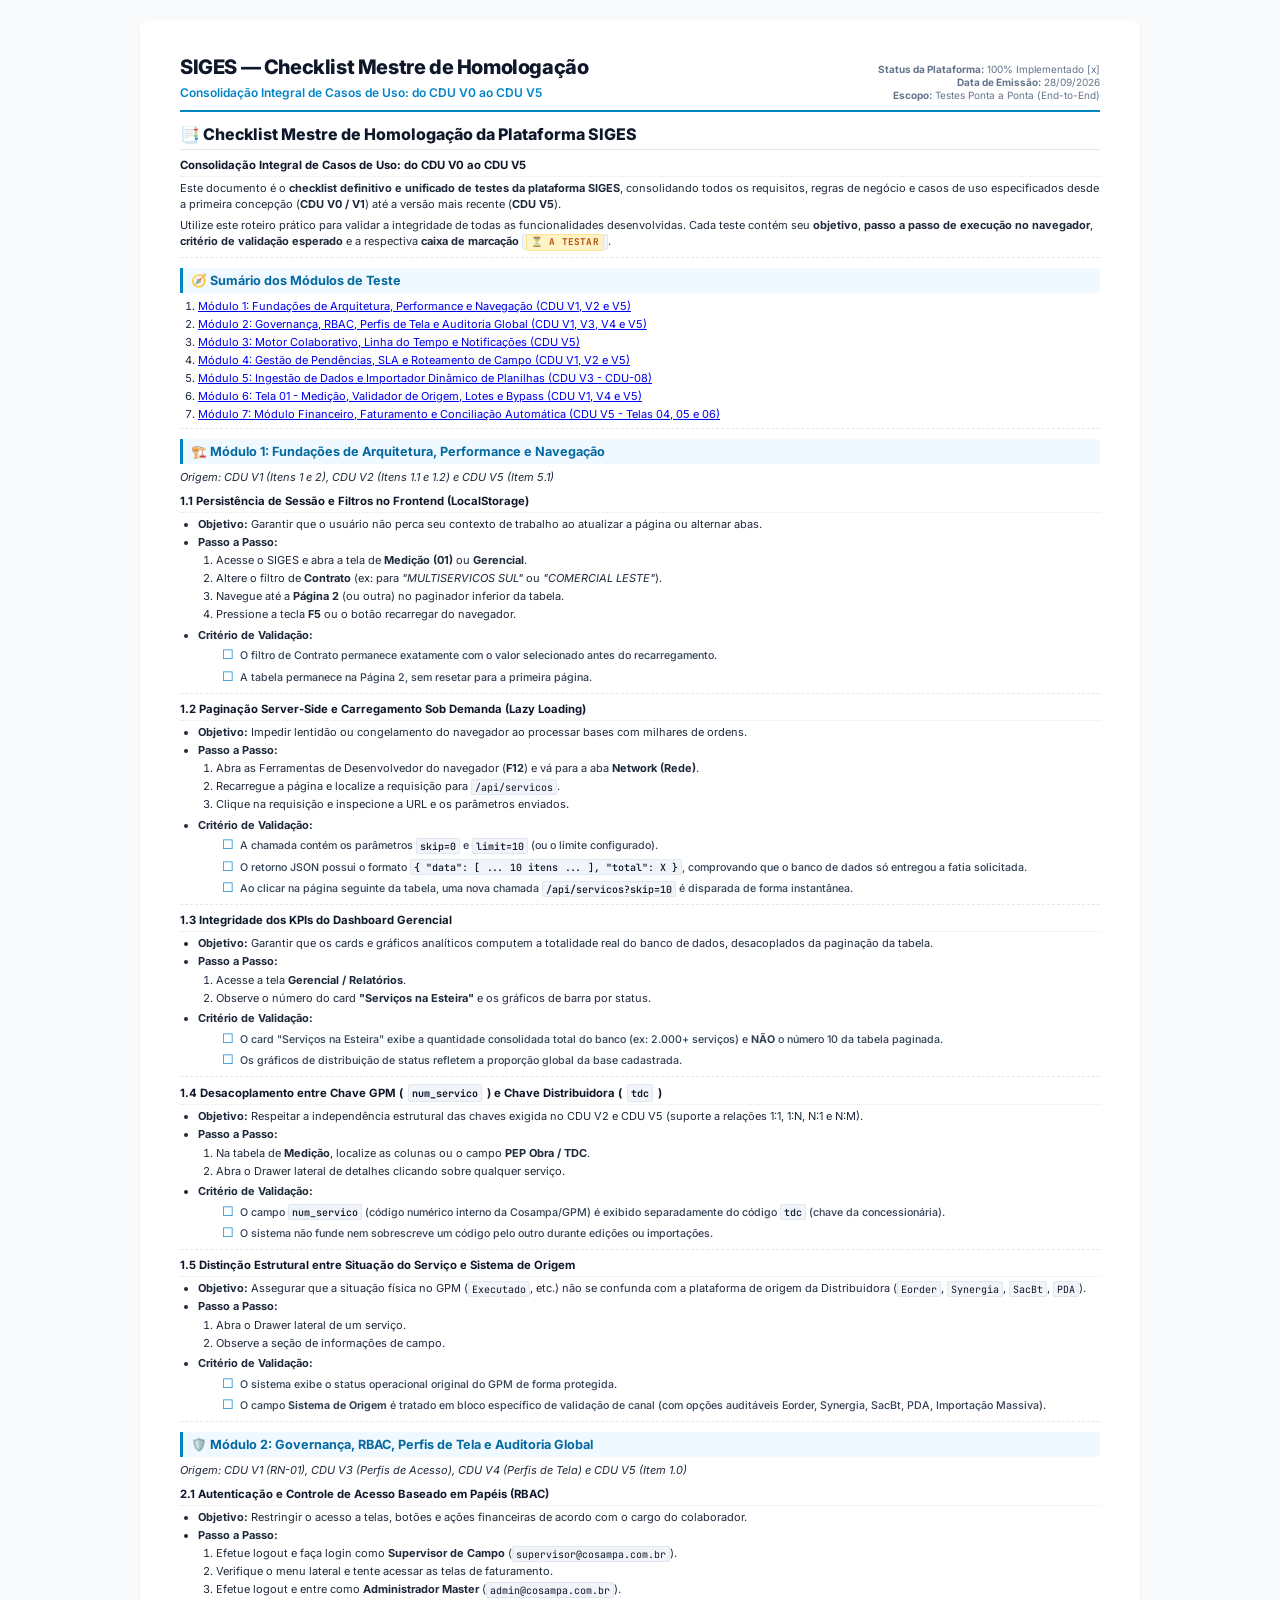
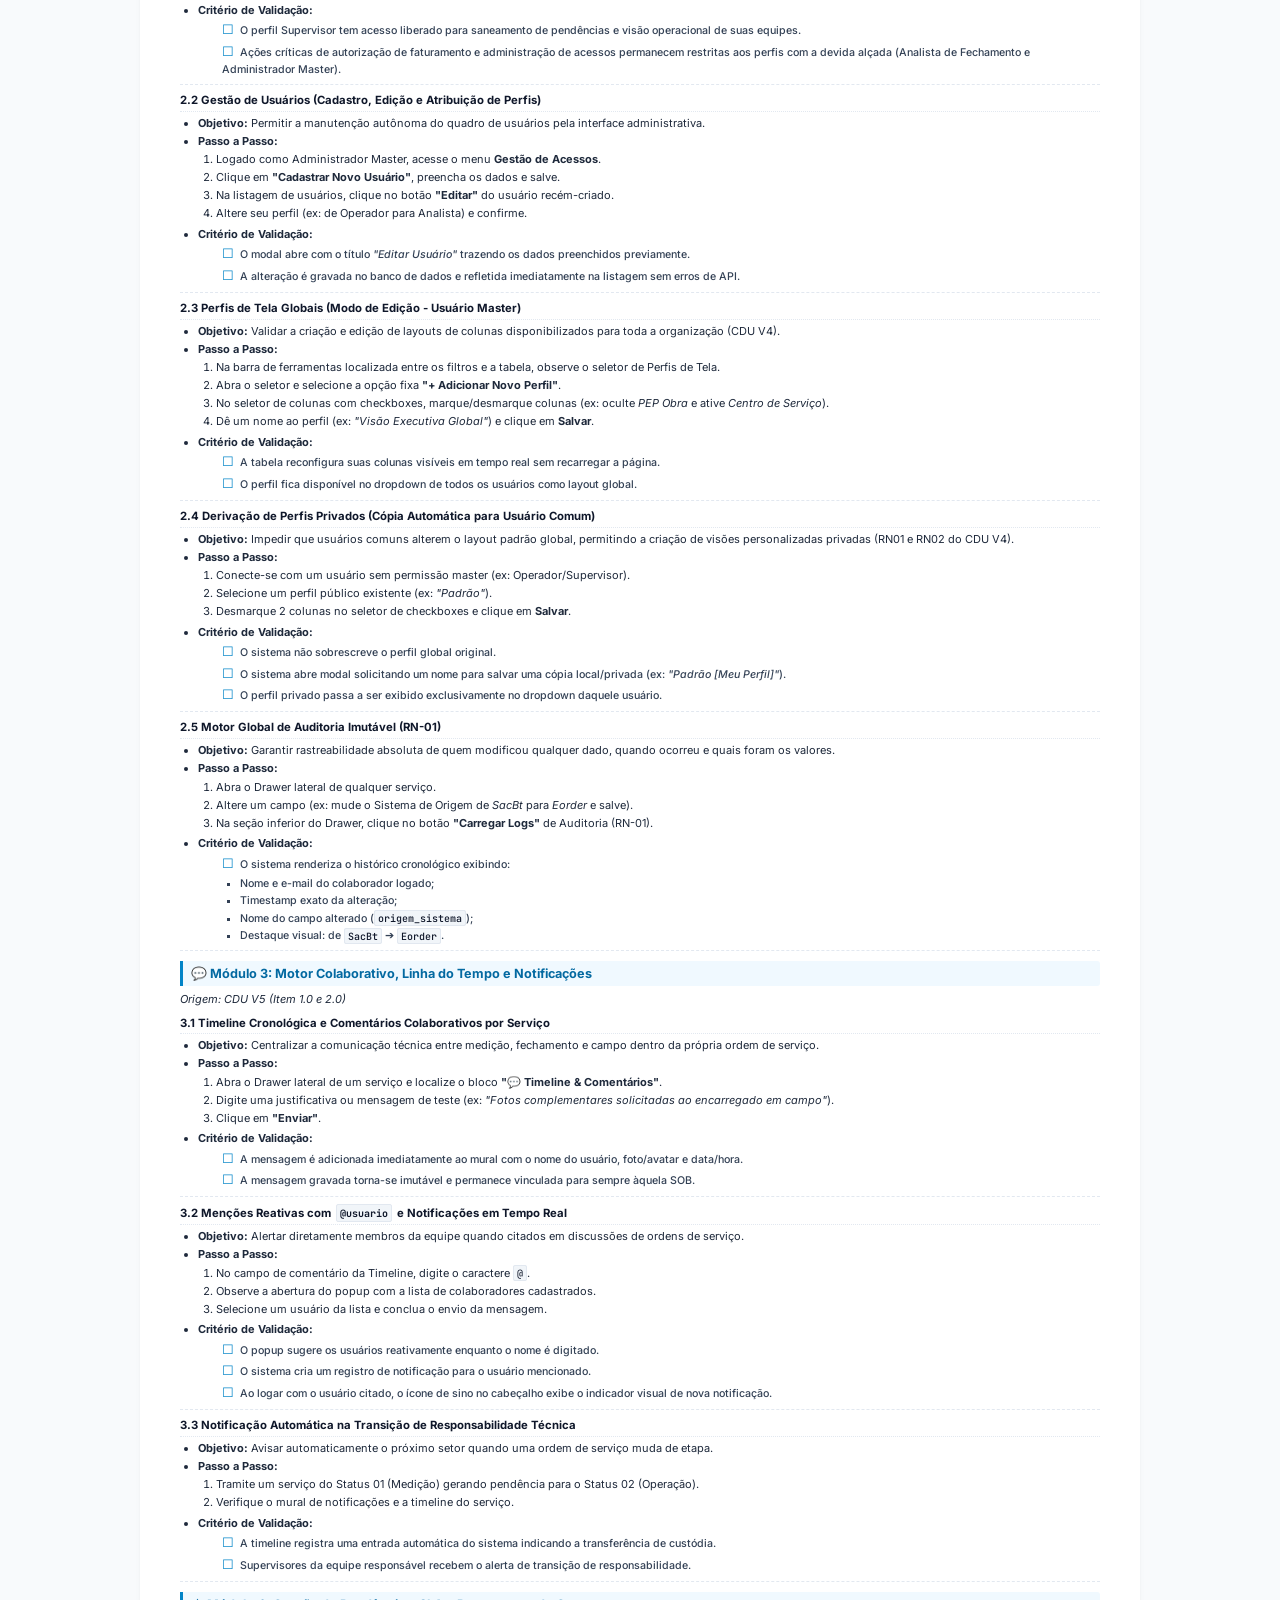
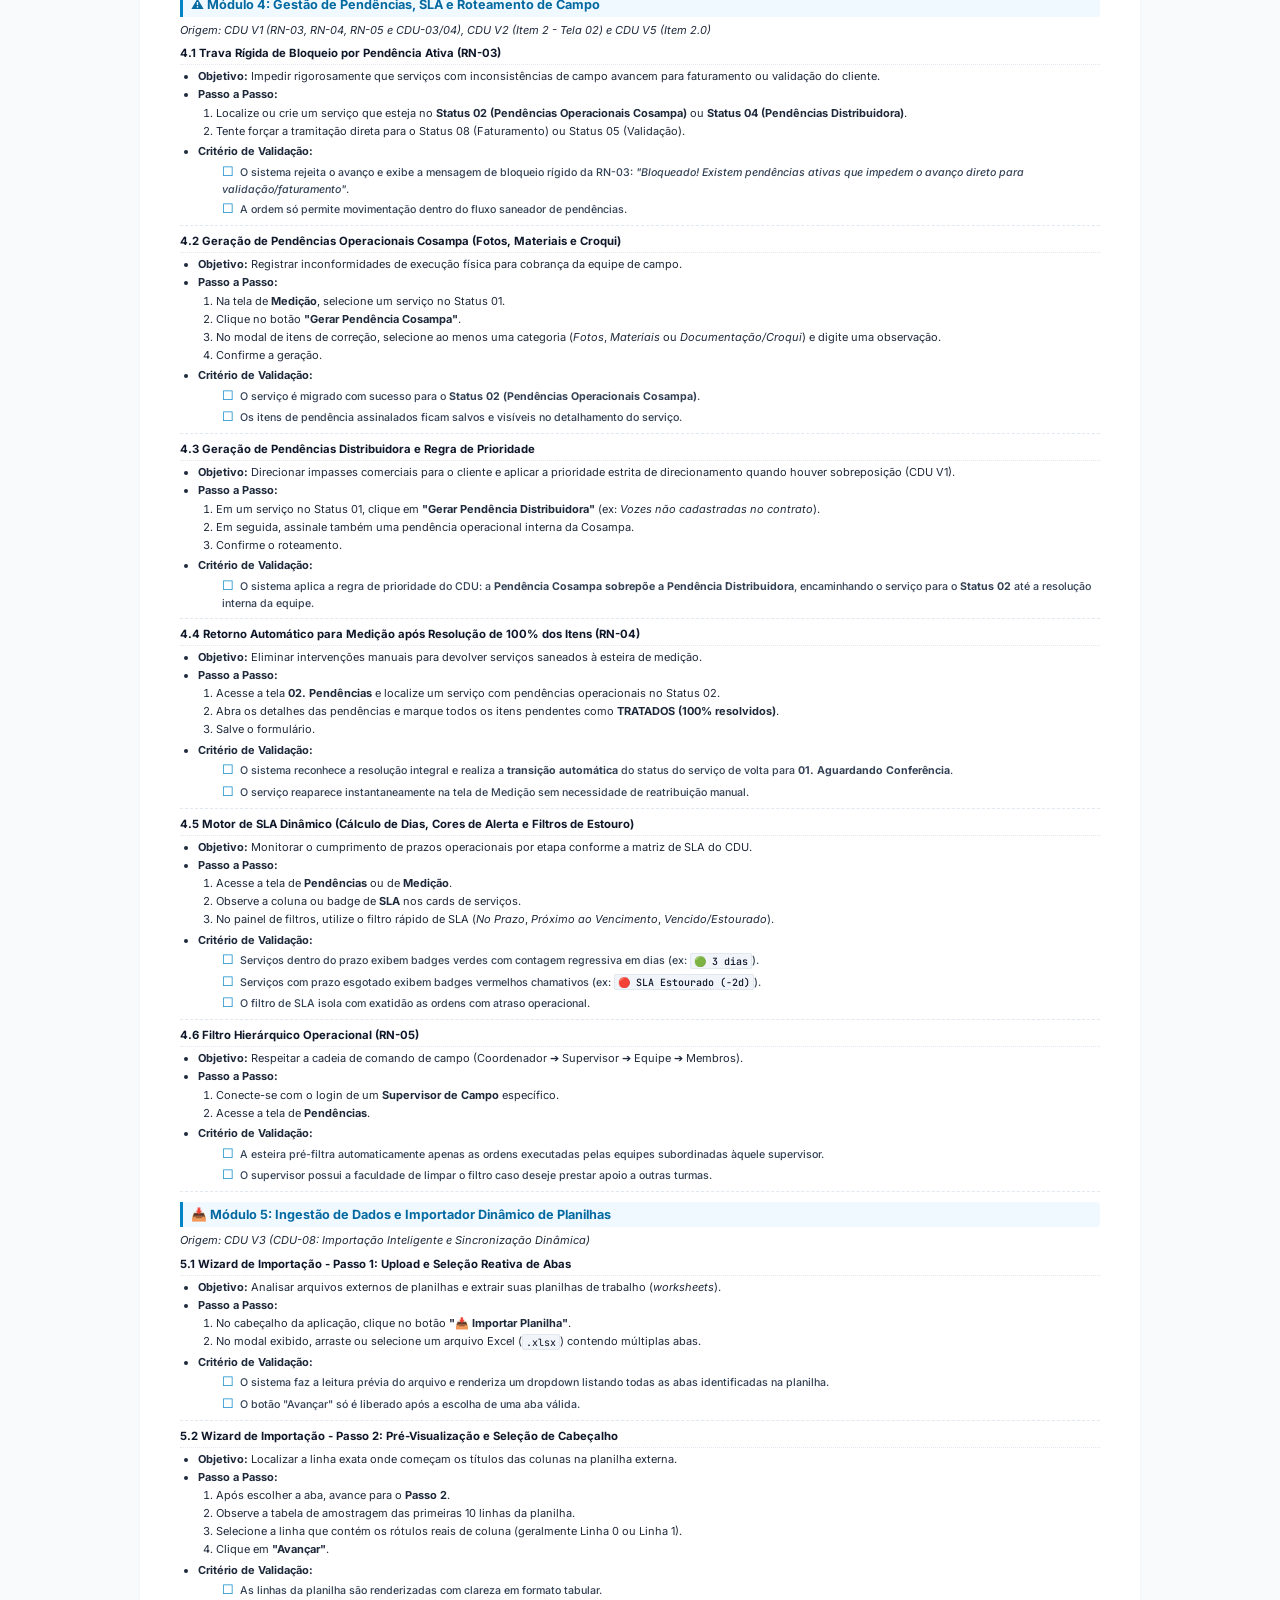
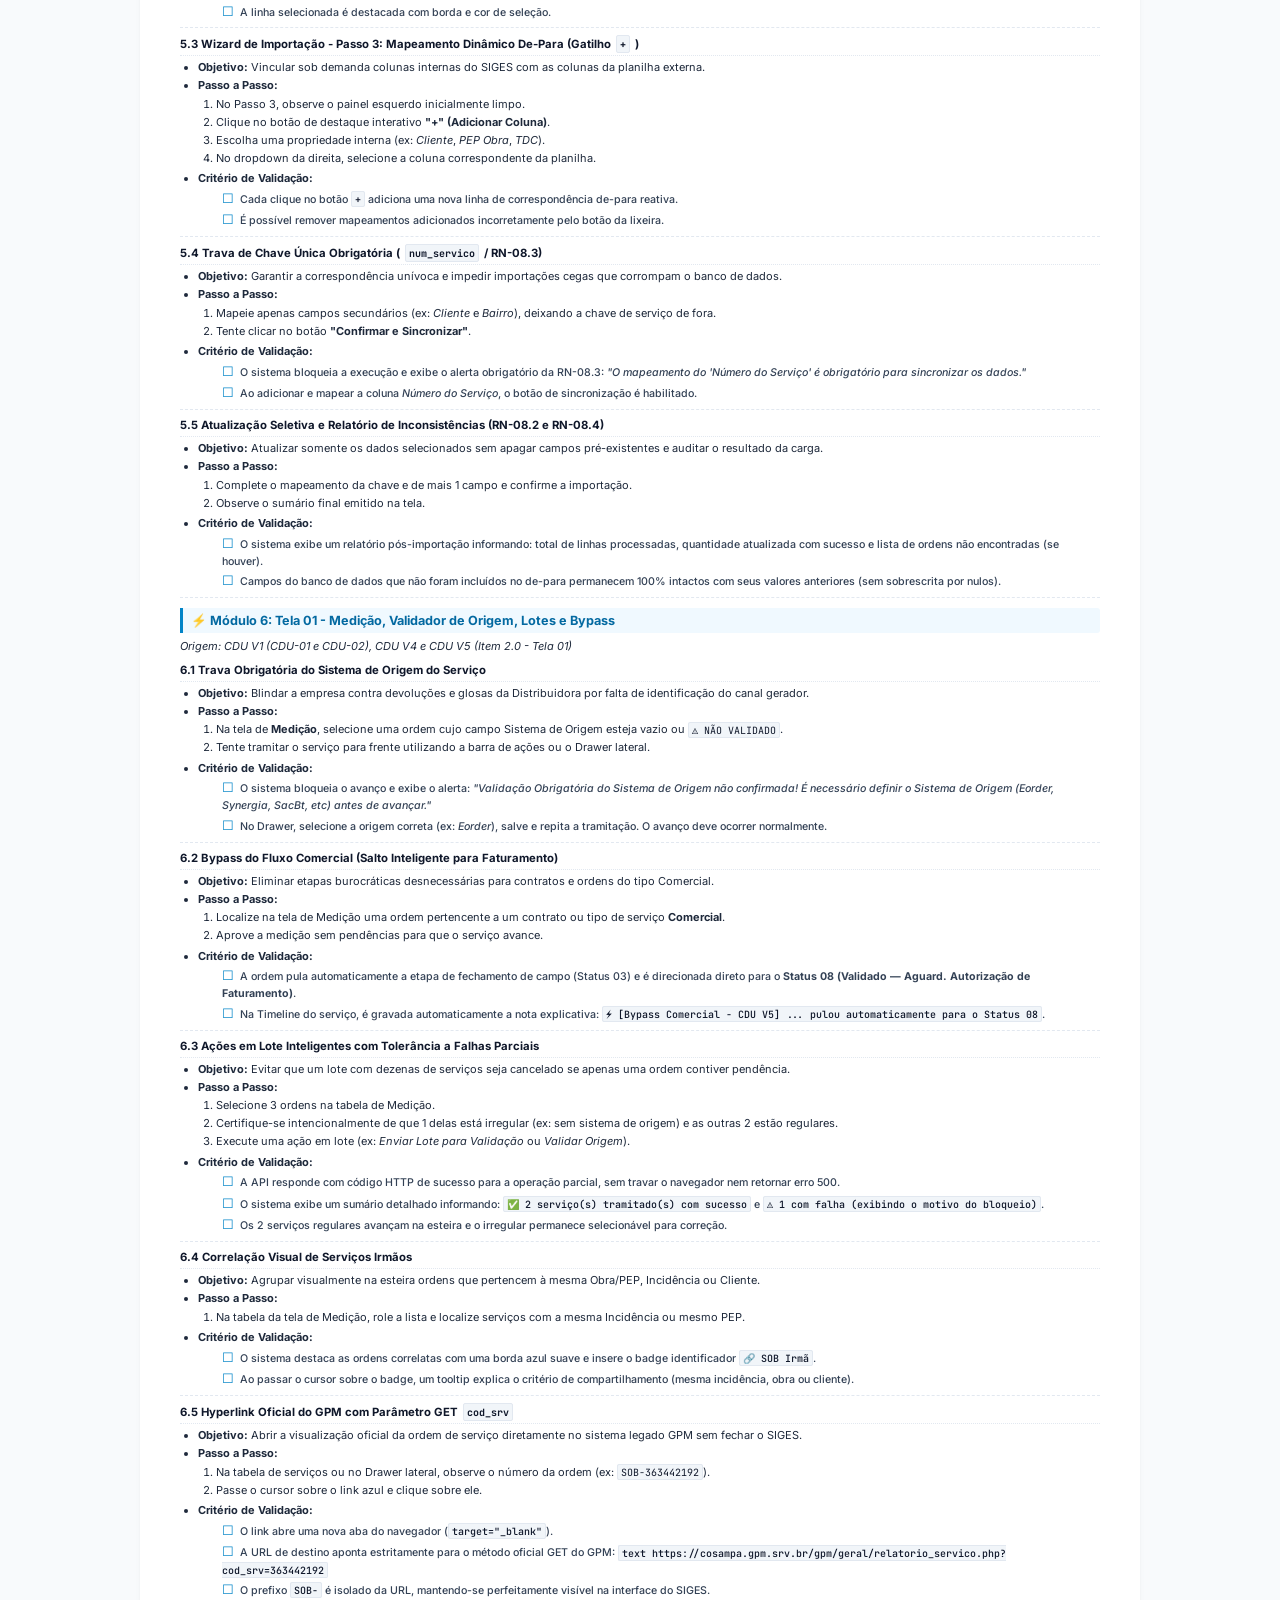
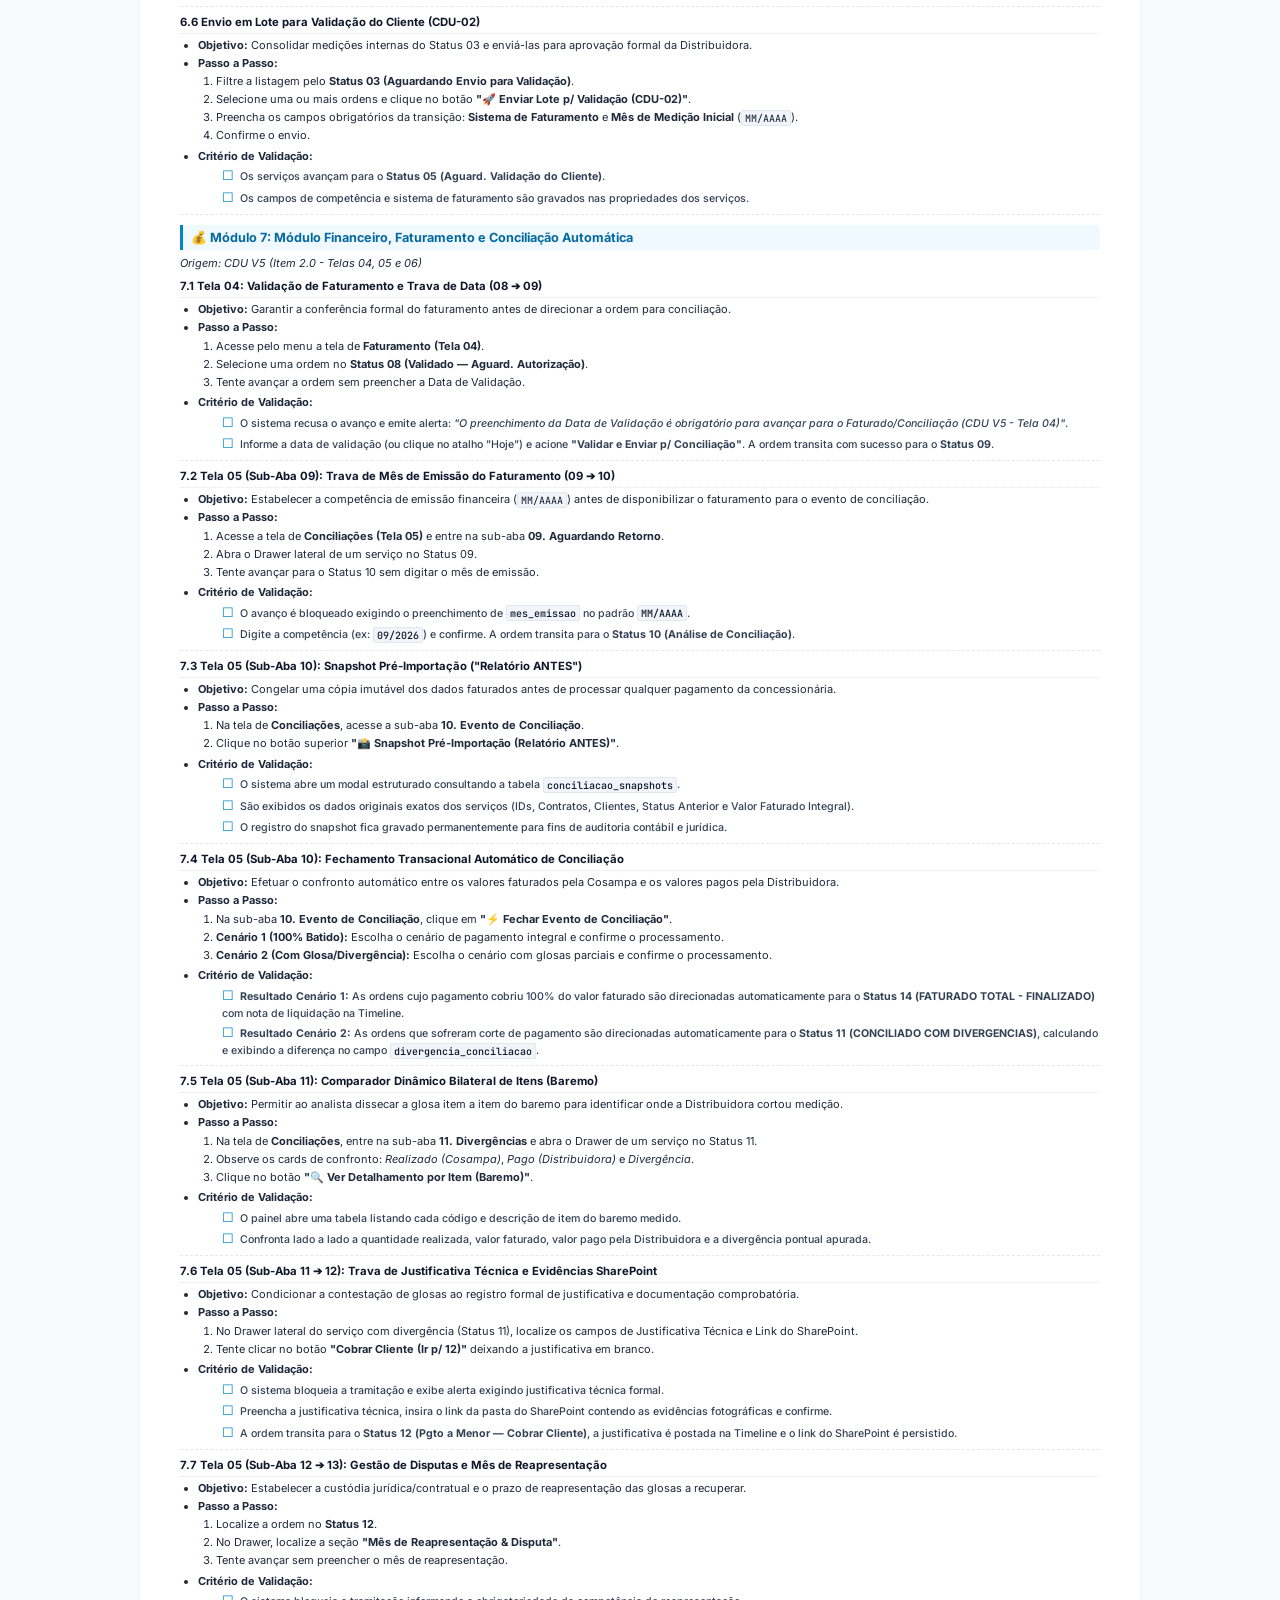
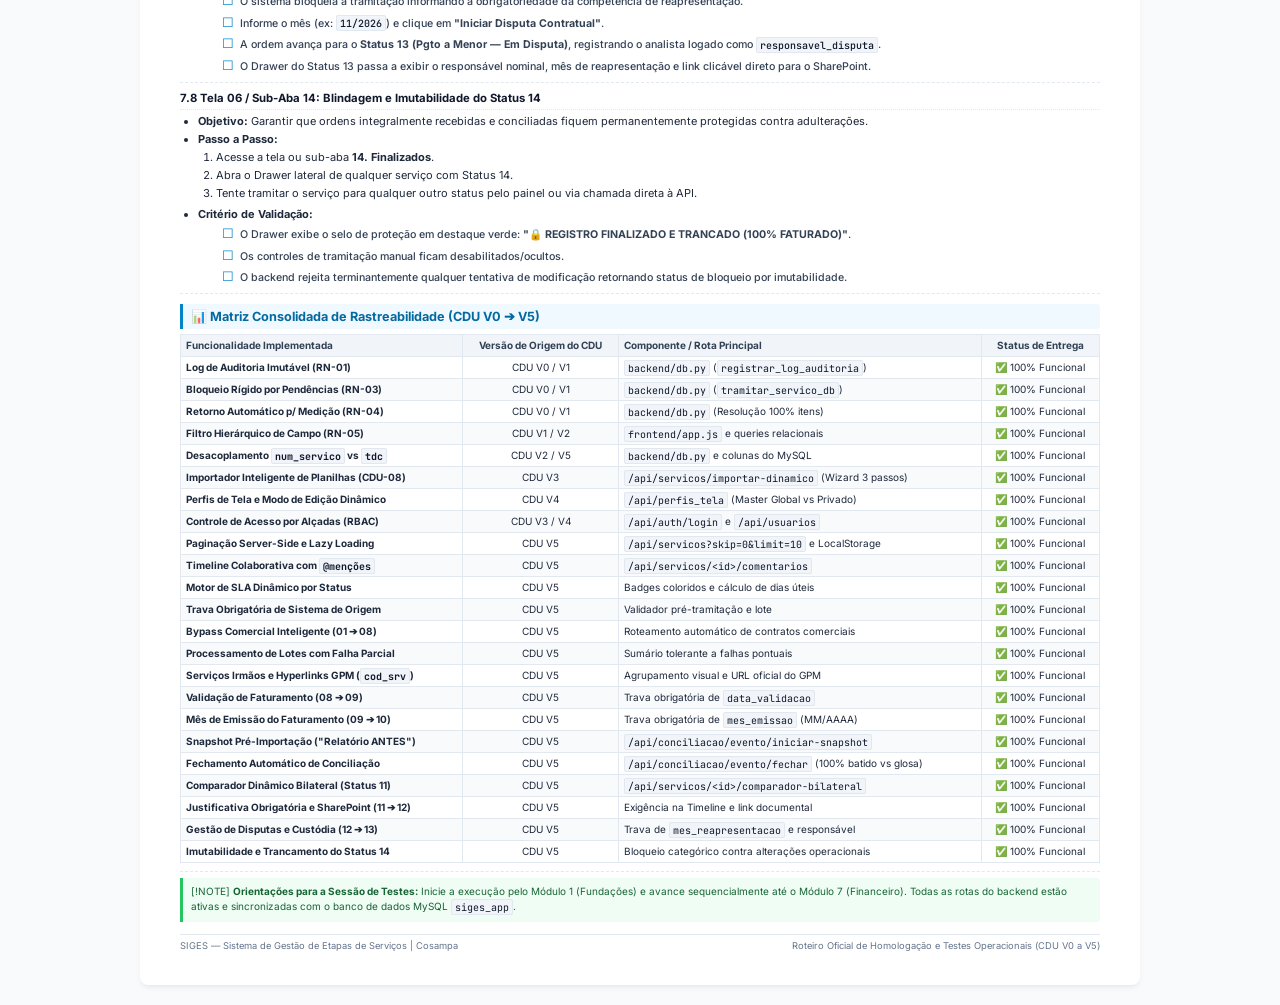
<file: docs/checklists/checklist_mestre_cdu_v0_a_v5.html>
<!DOCTYPE html>
<html lang="pt-BR">
<head>
  <meta charset="UTF-8">
  <meta name="viewport" content="width=device-width, initial-scale=1.0">
  <title>SIGES — Checklist Mestre de Homologação (CDU V0 ao CDU V5)</title>
  <link rel="preconnect" href="https://fonts.googleapis.com">
  <link rel="preconnect" href="https://fonts.gstatic.com" crossorigin>
  <link href="https://fonts.googleapis.com/css2?family=Inter:wght@400;500;600;700;800&family=JetBrains+Mono:wght@400;500&display=swap" rel="stylesheet">
  <style>
    :root {
      --primary: #0284c7;
      --primary-dark: #0369a1;
      --primary-light: #e0f2fe;
      --text-main: #1e293b;
      --text-muted: #64748b;
      --text-heading: #0f172a;
      --border-color: #e2e8f0;
      --bg-page: #f8fafc;
      --bg-card: #ffffff;
      --success-bg: #dcfce7;
      --success-text: #15803d;
      --success-border: #86efac;
      --warning-bg: #fef3c7;
      --warning-text: #b45309;
      --warning-border: #fde68a;
    }

    * {
      box-sizing: border-box;
      -webkit-print-color-adjust: exact !important;
      print-color-adjust: exact !important;
    }

    body {
      font-family: 'Inter', -apple-system, BlinkMacSystemFont, 'Segoe UI', Roboto, sans-serif;
      font-size: 11px;
      line-height: 1.5;
      color: var(--text-main);
      background-color: var(--bg-page);
      margin: 0;
      padding: 0;
    }

    .container {
      max-width: 1000px;
      margin: 20px auto;
      background: var(--bg-card);
      padding: 32px 40px;
      border-radius: 8px;
      box-shadow: 0 4px 6px -1px rgba(0, 0, 0, 0.05), 0 2px 4px -2px rgba(0, 0, 0, 0.05);
    }

    /* Compact Print Budgeting & Layout */
    @media print {
      body {
        background: #ffffff !important;
        font-size: 8pt !important;
        line-height: 1.3 !important;
      }
      .container {
        width: 100% !important;
        max-width: none !important;
        margin: 0 !important;
        padding: 0 !important;
        box-shadow: none !important;
        border-radius: 0 !important;
      }
      h1, h2, h3, h4 {
        break-after: avoid !important;
        page-break-after: avoid !important;
      }
      h2 {
        break-before: auto !important;
        page-break-before: auto !important;
      }
      table, .badge {
        break-inside: avoid;
        page-break-inside: avoid;
      }
      li.check-item {
        break-inside: avoid;
        page-break-inside: avoid;
      }
    }

    @page {
      size: A4 portrait;
      margin: 8mm 10mm 8mm 10mm;
      @bottom-right {
        content: "Página " counter(page);
        font-size: 7.5pt;
        color: #64748b;
        font-family: 'Inter', sans-serif;
      }
    }

    .header-doc {
      display: flex;
      justify-content: space-between;
      align-items: flex-end;
      border-bottom: 2px solid var(--primary);
      padding-bottom: 8px;
      margin-bottom: 10px;
      page-break-after: avoid;
      break-after: avoid;
    }

    .header-title {
      font-size: 15pt;
      font-weight: 800;
      color: var(--text-heading);
      letter-spacing: -0.02em;
      margin: 0;
    }

    .header-subtitle {
      font-size: 9pt;
      font-weight: 600;
      color: var(--primary);
      margin-top: 2px;
    }

    .header-meta {
      text-align: right;
      font-size: 7.5pt;
      color: var(--text-muted);
      line-height: 1.3;
    }

    h1 {
      font-size: 12pt;
      font-weight: 800;
      color: var(--text-heading);
      border-bottom: 1.5px solid var(--border-color);
      padding-bottom: 3px;
      margin-top: 10px;
      margin-bottom: 6px;
      page-break-after: avoid;
      break-after: avoid;
    }

    h2 {
      font-size: 9.5pt;
      font-weight: 700;
      color: #0369a1;
      background: #f0f9ff;
      border-left: 3.5px solid var(--primary);
      padding: 3px 8px;
      margin-top: 10px;
      margin-bottom: 5px;
      border-radius: 0 3px 3px 0;
      page-break-after: avoid;
      break-after: avoid;
    }

    h3 {
      font-size: 8.5pt;
      font-weight: 700;
      color: var(--text-heading);
      margin-top: 7px;
      margin-bottom: 3px;
      display: flex;
      align-items: center;
      gap: 5px;
      border-bottom: 1px dotted #e2e8f0;
      padding-bottom: 2px;
      page-break-after: avoid;
      break-after: avoid;
    }

    p {
      margin: 2px 0 4px 0;
    }

    ul {
      margin: 2px 0 4px 0;
      padding-left: 18px;
    }

    ol {
      margin: 2px 0 4px 0;
      padding-left: 18px;
    }

    li {
      margin-bottom: 1.5px;
    }

    li.check-item {
      list-style-type: none;
      position: relative;
      padding-left: 6px;
      font-size: 8pt;
      font-weight: 500;
      color: #334155;
    }

    .box-check {
      display: inline-block;
      width: 12px;
      font-size: 10pt;
      color: var(--primary);
      margin-right: 3px;
    }

    li.checked .box-check {
      color: #16a34a;
    }

    code {
      font-family: 'JetBrains Mono', monospace;
      font-size: 7.5pt;
      background: #f1f5f9;
      color: #0f172a;
      padding: 0.5px 3px;
      border-radius: 2px;
      border: 1px solid #e2e8f0;
    }

    table {
      width: 100%;
      border-collapse: collapse;
      margin: 5px 0 8px 0;
      font-size: 7.5pt;
      page-break-inside: avoid;
      break-inside: avoid;
    }

    th, td {
      padding: 3px 5px;
      border: 1px solid var(--border-color);
      text-align: left;
    }

    th {
      background: #f1f5f9;
      font-weight: 700;
      color: #334155;
    }

    tr:nth-child(even) {
      background: #f8fafc;
    }

    .badge {
      display: inline-block;
      font-size: 7pt;
      font-weight: 700;
      padding: 0.5px 4px;
      border-radius: 2px;
      text-transform: uppercase;
      letter-spacing: 0.02em;
    }

    .badge-done {
      background: var(--success-bg);
      color: var(--success-text);
      border: 1px solid var(--success-border);
    }

    .badge-pending {
      background: var(--warning-bg);
      color: var(--warning-text);
      border: 1px solid var(--warning-border);
    }

    hr {
      border: none;
      border-top: 1px dashed var(--border-color);
      margin: 6px 0;
    }

    blockquote {
      background: #f0fdf4;
      border-left: 3px solid #22c55e;
      margin: 6px 0;
      padding: 4px 8px;
      color: #166534;
      font-size: 7.5pt;
      border-radius: 0 3px 3px 0;
    }

    .footer-print {
      margin-top: 12px;
      border-top: 1px solid var(--border-color);
      padding-top: 4px;
      display: flex;
      justify-content: space-between;
      font-size: 7pt;
      color: var(--text-muted);
    }
  </style>
</head>
<body>
  <div class="container">
    <div class="header-doc">
      <div>
        <div class="header-title">SIGES — Checklist Mestre de Homologação</div>
        <div class="header-subtitle">Consolidação Integral de Casos de Uso: do CDU V0 ao CDU V5</div>
      </div>
      <div class="header-meta">
        <div><strong>Status da Plataforma:</strong> 100% Implementado [x]</div>
        <div><strong>Data de Emissão:</strong> 28/09/2026</div>
        <div><strong>Escopo:</strong> Testes Ponta a Ponta (End-to-End)</div>
      </div>
    </div>

    <h1>📑 Checklist Mestre de Homologação da Plataforma SIGES</h1>
<h3>Consolidação Integral de Casos de Uso: do CDU V0 ao CDU V5</h3>
<p>Este documento é o <strong>checklist definitivo e unificado de testes da plataforma SIGES</strong>, consolidando todos os requisitos, regras de negócio e casos de uso especificados desde a primeira concepção (<strong>CDU V0 / V1</strong>) até a versão mais recente (<strong>CDU V5</strong>).</p>
<p>Utilize este roteiro prático para validar a integridade de todas as funcionalidades desenvolvidas. Cada teste contém seu <strong>objetivo</strong>, <strong>passo a passo de execução no navegador</strong>, <strong>critério de validação esperado</strong> e a respectiva <strong>caixa de marcação <code><span class="badge badge-pending">⏳ A TESTAR</span></code></strong>.</p>
<hr />
<h2>🧭 Sumário dos Módulos de Teste</h2>
<ol>
<li><a href="#-módulo-1-fundações-de-arquitetura-performance-e-navegação">Módulo 1: Fundações de Arquitetura, Performance e Navegação (CDU V1, V2 e V5)</a></li>
<li><a href="#-módulo-2-governança-rbac-perfis-de-tela-e-auditoria-global">Módulo 2: Governança, RBAC, Perfis de Tela e Auditoria Global (CDU V1, V3, V4 e V5)</a></li>
<li><a href="#-módulo-3-motor-colaborativo-linha-do-tempo-e-notificações">Módulo 3: Motor Colaborativo, Linha do Tempo e Notificações (CDU V5)</a></li>
<li><a href="#-módulo-4-gestão-de-pendências-sla-e-roteamento-de-campo">Módulo 4: Gestão de Pendências, SLA e Roteamento de Campo (CDU V1, V2 e V5)</a></li>
<li><a href="#-módulo-5-ingestão-de-dados-e-importador-dinâmico-de-planilhas">Módulo 5: Ingestão de Dados e Importador Dinâmico de Planilhas (CDU V3 - CDU-08)</a></li>
<li><a href="#-módulo-6-tela-01---medição-validador-de-origem-lotes-e-bypass">Módulo 6: Tela 01 - Medição, Validador de Origem, Lotes e Bypass (CDU V1, V4 e V5)</a></li>
<li><a href="#-módulo-7-módulo-financeiro-faturamento-e-conciliação-automática">Módulo 7: Módulo Financeiro, Faturamento e Conciliação Automática (CDU V5 - Telas 04, 05 e 06)</a></li>
</ol>
<hr />
<h2>🏗️ Módulo 1: Fundações de Arquitetura, Performance e Navegação</h2>
<p><em>Origem: CDU V1 (Itens 1 e 2), CDU V2 (Itens 1.1 e 1.2) e CDU V5 (Item 5.1)</em></p>
<h3>1.1 Persistência de Sessão e Filtros no Frontend (LocalStorage)</h3>
<ul>
<li><strong>Objetivo:</strong> Garantir que o usuário não perca seu contexto de trabalho ao atualizar a página ou alternar abas.</li>
<li><strong>Passo a Passo:</strong><ol>
<li>Acesse o SIGES e abra a tela de <strong>Medição (01)</strong> ou <strong>Gerencial</strong>.</li>
<li>Altere o filtro de <strong>Contrato</strong> (ex: para <em>"MULTISERVICOS SUL"</em> ou <em>"COMERCIAL LESTE"</em>).</li>
<li>Navegue até a <strong>Página 2</strong> (ou outra) no paginador inferior da tabela.</li>
<li>Pressione a tecla <strong>F5</strong> ou o botão recarregar do navegador.</li>
</ol>
</li>
<li><strong>Critério de Validação:</strong><ul>
<li class="check-item"><span class="box-check">☐</span> O filtro de Contrato permanece exatamente com o valor selecionado antes do recarregamento.</li>
<li class="check-item"><span class="box-check">☐</span> A tabela permanece na Página 2, sem resetar para a primeira página.</li>
</ul>
</li>
</ul>
<hr />
<h3>1.2 Paginação Server-Side e Carregamento Sob Demanda (Lazy Loading)</h3>
<ul>
<li><strong>Objetivo:</strong> Impedir lentidão ou congelamento do navegador ao processar bases com milhares de ordens.</li>
<li><strong>Passo a Passo:</strong><ol>
<li>Abra as Ferramentas de Desenvolvedor do navegador (<strong>F12</strong>) e vá para a aba <strong>Network (Rede)</strong>.</li>
<li>Recarregue a página e localize a requisição para <code>/api/servicos</code>.</li>
<li>Clique na requisição e inspecione a URL e os parâmetros enviados.</li>
</ol>
</li>
<li><strong>Critério de Validação:</strong><ul>
<li class="check-item"><span class="box-check">☐</span> A chamada contém os parâmetros <code>skip=0</code> e <code>limit=10</code> (ou o limite configurado).</li>
<li class="check-item"><span class="box-check">☐</span> O retorno JSON possui o formato <code>{ "data": [ ... 10 itens ... ], "total": X }</code>, comprovando que o banco de dados só entregou a fatia solicitada.</li>
<li class="check-item"><span class="box-check">☐</span> Ao clicar na página seguinte da tabela, uma nova chamada <code>/api/servicos?skip=10</code> é disparada de forma instantânea.</li>
</ul>
</li>
</ul>
<hr />
<h3>1.3 Integridade dos KPIs do Dashboard Gerencial</h3>
<ul>
<li><strong>Objetivo:</strong> Garantir que os cards e gráficos analíticos computem a totalidade real do banco de dados, desacoplados da paginação da tabela.</li>
<li><strong>Passo a Passo:</strong><ol>
<li>Acesse a tela <strong>Gerencial / Relatórios</strong>.</li>
<li>Observe o número do card <strong>"Serviços na Esteira"</strong> e os gráficos de barra por status.</li>
</ol>
</li>
<li><strong>Critério de Validação:</strong><ul>
<li class="check-item"><span class="box-check">☐</span> O card "Serviços na Esteira" exibe a quantidade consolidada total do banco (ex: 2.000+ serviços) e <strong>NÃO</strong> o número 10 da tabela paginada.</li>
<li class="check-item"><span class="box-check">☐</span> Os gráficos de distribuição de status refletem a proporção global da base cadastrada.</li>
</ul>
</li>
</ul>
<hr />
<h3>1.4 Desacoplamento entre Chave GPM (<code>num_servico</code>) e Chave Distribuidora (<code>tdc</code>)</h3>
<ul>
<li><strong>Objetivo:</strong> Respeitar a independência estrutural das chaves exigida no CDU V2 e CDU V5 (suporte a relações 1:1, 1:N, N:1 e N:M).</li>
<li><strong>Passo a Passo:</strong><ol>
<li>Na tabela de <strong>Medição</strong>, localize as colunas ou o campo <strong>PEP Obra / TDC</strong>.</li>
<li>Abra o Drawer lateral de detalhes clicando sobre qualquer serviço.</li>
</ol>
</li>
<li><strong>Critério de Validação:</strong><ul>
<li class="check-item"><span class="box-check">☐</span> O campo <code>num_servico</code> (código numérico interno da Cosampa/GPM) é exibido separadamente do código <code>tdc</code> (chave da concessionária).</li>
<li class="check-item"><span class="box-check">☐</span> O sistema não funde nem sobrescreve um código pelo outro durante edições ou importações.</li>
</ul>
</li>
</ul>
<hr />
<h3>1.5 Distinção Estrutural entre Situação do Serviço e Sistema de Origem</h3>
<ul>
<li><strong>Objetivo:</strong> Assegurar que a situação física no GPM (<code>Executado</code>, etc.) não se confunda com a plataforma de origem da Distribuidora (<code>Eorder</code>, <code>Synergia</code>, <code>SacBt</code>, <code>PDA</code>).</li>
<li><strong>Passo a Passo:</strong><ol>
<li>Abra o Drawer lateral de um serviço.</li>
<li>Observe a seção de informações de campo.</li>
</ol>
</li>
<li><strong>Critério de Validação:</strong><ul>
<li class="check-item"><span class="box-check">☐</span> O sistema exibe o status operacional original do GPM de forma protegida.</li>
<li class="check-item"><span class="box-check">☐</span> O campo <strong>Sistema de Origem</strong> é tratado em bloco específico de validação de canal (com opções auditáveis Eorder, Synergia, SacBt, PDA, Importação Massiva).</li>
</ul>
</li>
</ul>
<hr />
<h2>🛡️ Módulo 2: Governança, RBAC, Perfis de Tela e Auditoria Global</h2>
<p><em>Origem: CDU V1 (RN-01), CDU V3 (Perfis de Acesso), CDU V4 (Perfis de Tela) e CDU V5 (Item 1.0)</em></p>
<h3>2.1 Autenticação e Controle de Acesso Baseado em Papéis (RBAC)</h3>
<ul>
<li><strong>Objetivo:</strong> Restringir o acesso a telas, botões e ações financeiras de acordo com o cargo do colaborador.</li>
<li><strong>Passo a Passo:</strong><ol>
<li>Efetue logout e faça login como <strong>Supervisor de Campo</strong> (<code>supervisor@cosampa.com.br</code>).</li>
<li>Verifique o menu lateral e tente acessar as telas de faturamento.</li>
<li>Efetue logout e entre como <strong>Administrador Master</strong> (<code>admin@cosampa.com.br</code>).</li>
</ol>
</li>
<li><strong>Critério de Validação:</strong><ul>
<li class="check-item"><span class="box-check">☐</span> O perfil Supervisor tem acesso liberado para saneamento de pendências e visão operacional de suas equipes.</li>
<li class="check-item"><span class="box-check">☐</span> Ações críticas de autorização de faturamento e administração de acessos permanecem restritas aos perfis com a devida alçada (Analista de Fechamento e Administrador Master).</li>
</ul>
</li>
</ul>
<hr />
<h3>2.2 Gestão de Usuários (Cadastro, Edição e Atribuição de Perfis)</h3>
<ul>
<li><strong>Objetivo:</strong> Permitir a manutenção autônoma do quadro de usuários pela interface administrativa.</li>
<li><strong>Passo a Passo:</strong><ol>
<li>Logado como Administrador Master, acesse o menu <strong>Gestão de Acessos</strong>.</li>
<li>Clique em <strong>"Cadastrar Novo Usuário"</strong>, preencha os dados e salve.</li>
<li>Na listagem de usuários, clique no botão <strong>"Editar"</strong> do usuário recém-criado.</li>
<li>Altere seu perfil (ex: de Operador para Analista) e confirme.</li>
</ol>
</li>
<li><strong>Critério de Validação:</strong><ul>
<li class="check-item"><span class="box-check">☐</span> O modal abre com o título <em>"Editar Usuário"</em> trazendo os dados preenchidos previamente.</li>
<li class="check-item"><span class="box-check">☐</span> A alteração é gravada no banco de dados e refletida imediatamente na listagem sem erros de API.</li>
</ul>
</li>
</ul>
<hr />
<h3>2.3 Perfis de Tela Globais (Modo de Edição - Usuário Master)</h3>
<ul>
<li><strong>Objetivo:</strong> Validar a criação e edição de layouts de colunas disponibilizados para toda a organização (CDU V4).</li>
<li><strong>Passo a Passo:</strong><ol>
<li>Na barra de ferramentas localizada entre os filtros e a tabela, observe o seletor de Perfis de Tela.</li>
<li>Abra o seletor e selecione a opção fixa <strong>"+ Adicionar Novo Perfil"</strong>.</li>
<li>No seletor de colunas com checkboxes, marque/desmarque colunas (ex: oculte <em>PEP Obra</em> e ative <em>Centro de Serviço</em>).</li>
<li>Dê um nome ao perfil (ex: <em>"Visão Executiva Global"</em>) e clique em <strong>Salvar</strong>.</li>
</ol>
</li>
<li><strong>Critério de Validação:</strong><ul>
<li class="check-item"><span class="box-check">☐</span> A tabela reconfigura suas colunas visíveis em tempo real sem recarregar a página.</li>
<li class="check-item"><span class="box-check">☐</span> O perfil fica disponível no dropdown de todos os usuários como layout global.</li>
</ul>
</li>
</ul>
<hr />
<h3>2.4 Derivação de Perfis Privados (Cópia Automática para Usuário Comum)</h3>
<ul>
<li><strong>Objetivo:</strong> Impedir que usuários comuns alterem o layout padrão global, permitindo a criação de visões personalizadas privadas (RN01 e RN02 do CDU V4).</li>
<li><strong>Passo a Passo:</strong><ol>
<li>Conecte-se com um usuário sem permissão master (ex: Operador/Supervisor).</li>
<li>Selecione um perfil público existente (ex: <em>"Padrão"</em>).</li>
<li>Desmarque 2 colunas no seletor de checkboxes e clique em <strong>Salvar</strong>.</li>
</ol>
</li>
<li><strong>Critério de Validação:</strong><ul>
<li class="check-item"><span class="box-check">☐</span> O sistema não sobrescreve o perfil global original.</li>
<li class="check-item"><span class="box-check">☐</span> O sistema abre modal solicitando um nome para salvar uma cópia local/privada (ex: <em>"Padrão [Meu Perfil]"</em>).</li>
<li class="check-item"><span class="box-check">☐</span> O perfil privado passa a ser exibido exclusivamente no dropdown daquele usuário.</li>
</ul>
</li>
</ul>
<hr />
<h3>2.5 Motor Global de Auditoria Imutável (RN-01)</h3>
<ul>
<li><strong>Objetivo:</strong> Garantir rastreabilidade absoluta de quem modificou qualquer dado, quando ocorreu e quais foram os valores.</li>
<li><strong>Passo a Passo:</strong><ol>
<li>Abra o Drawer lateral de qualquer serviço.</li>
<li>Altere um campo (ex: mude o Sistema de Origem de <em>SacBt</em> para <em>Eorder</em> e salve).</li>
<li>Na seção inferior do Drawer, clique no botão <strong>"Carregar Logs"</strong> de Auditoria (RN-01).</li>
</ol>
</li>
<li><strong>Critério de Validação:</strong><ul>
<li class="check-item"><span class="box-check">☐</span> O sistema renderiza o histórico cronológico exibindo:<ul>
<li>Nome e e-mail do colaborador logado;</li>
<li>Timestamp exato da alteração;</li>
<li>Nome do campo alterado (<code>origem_sistema</code>);</li>
<li>Destaque visual: de <code>SacBt</code> ➔ <code>Eorder</code>.</li>
</ul>
</li>
</ul>
</li>
</ul>
<hr />
<h2>💬 Módulo 3: Motor Colaborativo, Linha do Tempo e Notificações</h2>
<p><em>Origem: CDU V5 (Item 1.0 e 2.0)</em></p>
<h3>3.1 Timeline Cronológica e Comentários Colaborativos por Serviço</h3>
<ul>
<li><strong>Objetivo:</strong> Centralizar a comunicação técnica entre medição, fechamento e campo dentro da própria ordem de serviço.</li>
<li><strong>Passo a Passo:</strong><ol>
<li>Abra o Drawer lateral de um serviço e localize o bloco <strong>"💬 Timeline &amp; Comentários"</strong>.</li>
<li>Digite uma justificativa ou mensagem de teste (ex: <em>"Fotos complementares solicitadas ao encarregado em campo"</em>).</li>
<li>Clique em <strong>"Enviar"</strong>.</li>
</ol>
</li>
<li><strong>Critério de Validação:</strong><ul>
<li class="check-item"><span class="box-check">☐</span> A mensagem é adicionada imediatamente ao mural com o nome do usuário, foto/avatar e data/hora.</li>
<li class="check-item"><span class="box-check">☐</span> A mensagem gravada torna-se imutável e permanece vinculada para sempre àquela SOB.</li>
</ul>
</li>
</ul>
<hr />
<h3>3.2 Menções Reativas com <code>@usuario</code> e Notificações em Tempo Real</h3>
<ul>
<li><strong>Objetivo:</strong> Alertar diretamente membros da equipe quando citados em discussões de ordens de serviço.</li>
<li><strong>Passo a Passo:</strong><ol>
<li>No campo de comentário da Timeline, digite o caractere <code>@</code>.</li>
<li>Observe a abertura do popup com a lista de colaboradores cadastrados.</li>
<li>Selecione um usuário da lista e conclua o envio da mensagem.</li>
</ol>
</li>
<li><strong>Critério de Validação:</strong><ul>
<li class="check-item"><span class="box-check">☐</span> O popup sugere os usuários reativamente enquanto o nome é digitado.</li>
<li class="check-item"><span class="box-check">☐</span> O sistema cria um registro de notificação para o usuário mencionado.</li>
<li class="check-item"><span class="box-check">☐</span> Ao logar com o usuário citado, o ícone de sino no cabeçalho exibe o indicador visual de nova notificação.</li>
</ul>
</li>
</ul>
<hr />
<h3>3.3 Notificação Automática na Transição de Responsabilidade Técnica</h3>
<ul>
<li><strong>Objetivo:</strong> Avisar automaticamente o próximo setor quando uma ordem de serviço muda de etapa.</li>
<li><strong>Passo a Passo:</strong><ol>
<li>Tramite um serviço do Status 01 (Medição) gerando pendência para o Status 02 (Operação).</li>
<li>Verifique o mural de notificações e a timeline do serviço.</li>
</ol>
</li>
<li><strong>Critério de Validação:</strong><ul>
<li class="check-item"><span class="box-check">☐</span> A timeline registra uma entrada automática do sistema indicando a transferência de custódia.</li>
<li class="check-item"><span class="box-check">☐</span> Supervisores da equipe responsável recebem o alerta de transição de responsabilidade.</li>
</ul>
</li>
</ul>
<hr />
<h2>⚠️ Módulo 4: Gestão de Pendências, SLA e Roteamento de Campo</h2>
<p><em>Origem: CDU V1 (RN-03, RN-04, RN-05 e CDU-03/04), CDU V2 (Item 2 - Tela 02) e CDU V5 (Item 2.0)</em></p>
<h3>4.1 Trava Rígida de Bloqueio por Pendência Ativa (RN-03)</h3>
<ul>
<li><strong>Objetivo:</strong> Impedir rigorosamente que serviços com inconsistências de campo avancem para faturamento ou validação do cliente.</li>
<li><strong>Passo a Passo:</strong><ol>
<li>Localize ou crie um serviço que esteja no <strong>Status 02 (Pendências Operacionais Cosampa)</strong> ou <strong>Status 04 (Pendências Distribuidora)</strong>.</li>
<li>Tente forçar a tramitação direta para o Status 08 (Faturamento) ou Status 05 (Validação).</li>
</ol>
</li>
<li><strong>Critério de Validação:</strong><ul>
<li class="check-item"><span class="box-check">☐</span> O sistema rejeita o avanço e exibe a mensagem de bloqueio rígido da RN-03: <em>"Bloqueado! Existem pendências ativas que impedem o avanço direto para validação/faturamento"</em>.</li>
<li class="check-item"><span class="box-check">☐</span> A ordem só permite movimentação dentro do fluxo saneador de pendências.</li>
</ul>
</li>
</ul>
<hr />
<h3>4.2 Geração de Pendências Operacionais Cosampa (Fotos, Materiais e Croqui)</h3>
<ul>
<li><strong>Objetivo:</strong> Registrar inconformidades de execução física para cobrança da equipe de campo.</li>
<li><strong>Passo a Passo:</strong><ol>
<li>Na tela de <strong>Medição</strong>, selecione um serviço no Status 01.</li>
<li>Clique no botão <strong>"Gerar Pendência Cosampa"</strong>.</li>
<li>No modal de itens de correção, selecione ao menos uma categoria (<em>Fotos</em>, <em>Materiais</em> ou <em>Documentação/Croqui</em>) e digite uma observação.</li>
<li>Confirme a geração.</li>
</ol>
</li>
<li><strong>Critério de Validação:</strong><ul>
<li class="check-item"><span class="box-check">☐</span> O serviço é migrado com sucesso para o <strong>Status 02 (Pendências Operacionais Cosampa)</strong>.</li>
<li class="check-item"><span class="box-check">☐</span> Os itens de pendência assinalados ficam salvos e visíveis no detalhamento do serviço.</li>
</ul>
</li>
</ul>
<hr />
<h3>4.3 Geração de Pendências Distribuidora e Regra de Prioridade</h3>
<ul>
<li><strong>Objetivo:</strong> Direcionar impasses comerciais para o cliente e aplicar a prioridade estrita de direcionamento quando houver sobreposição (CDU V1).</li>
<li><strong>Passo a Passo:</strong><ol>
<li>Em um serviço no Status 01, clique em <strong>"Gerar Pendência Distribuidora"</strong> (ex: <em>Vozes não cadastradas no contrato</em>).</li>
<li>Em seguida, assinale também uma pendência operacional interna da Cosampa.</li>
<li>Confirme o roteamento.</li>
</ol>
</li>
<li><strong>Critério de Validação:</strong><ul>
<li class="check-item"><span class="box-check">☐</span> O sistema aplica a regra de prioridade do CDU: a <strong>Pendência Cosampa sobrepõe a Pendência Distribuidora</strong>, encaminhando o serviço para o <strong>Status 02</strong> até a resolução interna da equipe.</li>
</ul>
</li>
</ul>
<hr />
<h3>4.4 Retorno Automático para Medição após Resolução de 100% dos Itens (RN-04)</h3>
<ul>
<li><strong>Objetivo:</strong> Eliminar intervenções manuais para devolver serviços saneados à esteira de medição.</li>
<li><strong>Passo a Passo:</strong><ol>
<li>Acesse a tela <strong>02. Pendências</strong> e localize um serviço com pendências operacionais no Status 02.</li>
<li>Abra os detalhes das pendências e marque todos os itens pendentes como <strong>TRATADOS (100% resolvidos)</strong>.</li>
<li>Salve o formulário.</li>
</ol>
</li>
<li><strong>Critério de Validação:</strong><ul>
<li class="check-item"><span class="box-check">☐</span> O sistema reconhece a resolução integral e realiza a <strong>transição automática</strong> do status do serviço de volta para <strong>01. Aguardando Conferência</strong>.</li>
<li class="check-item"><span class="box-check">☐</span> O serviço reaparece instantaneamente na tela de Medição sem necessidade de reatribuição manual.</li>
</ul>
</li>
</ul>
<hr />
<h3>4.5 Motor de SLA Dinâmico (Cálculo de Dias, Cores de Alerta e Filtros de Estouro)</h3>
<ul>
<li><strong>Objetivo:</strong> Monitorar o cumprimento de prazos operacionais por etapa conforme a matriz de SLA do CDU.</li>
<li><strong>Passo a Passo:</strong><ol>
<li>Acesse a tela de <strong>Pendências</strong> ou de <strong>Medição</strong>.</li>
<li>Observe a coluna ou badge de <strong>SLA</strong> nos cards de serviços.</li>
<li>No painel de filtros, utilize o filtro rápido de SLA (<em>No Prazo</em>, <em>Próximo ao Vencimento</em>, <em>Vencido/Estourado</em>).</li>
</ol>
</li>
<li><strong>Critério de Validação:</strong><ul>
<li class="check-item"><span class="box-check">☐</span> Serviços dentro do prazo exibem badges verdes com contagem regressiva em dias (ex: <code>🟢 3 dias</code>).</li>
<li class="check-item"><span class="box-check">☐</span> Serviços com prazo esgotado exibem badges vermelhos chamativos (ex: <code>🔴 SLA Estourado (-2d)</code>).</li>
<li class="check-item"><span class="box-check">☐</span> O filtro de SLA isola com exatidão as ordens com atraso operacional.</li>
</ul>
</li>
</ul>
<hr />
<h3>4.6 Filtro Hierárquico Operacional (RN-05)</h3>
<ul>
<li><strong>Objetivo:</strong> Respeitar a cadeia de comando de campo (Coordenador ➔ Supervisor ➔ Equipe ➔ Membros).</li>
<li><strong>Passo a Passo:</strong><ol>
<li>Conecte-se com o login de um <strong>Supervisor de Campo</strong> específico.</li>
<li>Acesse a tela de <strong>Pendências</strong>.</li>
</ol>
</li>
<li><strong>Critério de Validação:</strong><ul>
<li class="check-item"><span class="box-check">☐</span> A esteira pré-filtra automaticamente apenas as ordens executadas pelas equipes subordinadas àquele supervisor.</li>
<li class="check-item"><span class="box-check">☐</span> O supervisor possui a faculdade de limpar o filtro caso deseje prestar apoio a outras turmas.</li>
</ul>
</li>
</ul>
<hr />
<h2>📥 Módulo 5: Ingestão de Dados e Importador Dinâmico de Planilhas</h2>
<p><em>Origem: CDU V3 (CDU-08: Importação Inteligente e Sincronização Dinâmica)</em></p>
<h3>5.1 Wizard de Importação - Passo 1: Upload e Seleção Reativa de Abas</h3>
<ul>
<li><strong>Objetivo:</strong> Analisar arquivos externos de planilhas e extrair suas planilhas de trabalho (<em>worksheets</em>).</li>
<li><strong>Passo a Passo:</strong><ol>
<li>No cabeçalho da aplicação, clique no botão <strong>"📥 Importar Planilha"</strong>.</li>
<li>No modal exibido, arraste ou selecione um arquivo Excel (<code>.xlsx</code>) contendo múltiplas abas.</li>
</ol>
</li>
<li><strong>Critério de Validação:</strong><ul>
<li class="check-item"><span class="box-check">☐</span> O sistema faz a leitura prévia do arquivo e renderiza um dropdown listando todas as abas identificadas na planilha.</li>
<li class="check-item"><span class="box-check">☐</span> O botão "Avançar" só é liberado após a escolha de uma aba válida.</li>
</ul>
</li>
</ul>
<hr />
<h3>5.2 Wizard de Importação - Passo 2: Pré-Visualização e Seleção de Cabeçalho</h3>
<ul>
<li><strong>Objetivo:</strong> Localizar a linha exata onde começam os títulos das colunas na planilha externa.</li>
<li><strong>Passo a Passo:</strong><ol>
<li>Após escolher a aba, avance para o <strong>Passo 2</strong>.</li>
<li>Observe a tabela de amostragem das primeiras 10 linhas da planilha.</li>
<li>Selecione a linha que contém os rótulos reais de coluna (geralmente Linha 0 ou Linha 1).</li>
<li>Clique em <strong>"Avançar"</strong>.</li>
</ol>
</li>
<li><strong>Critério de Validação:</strong><ul>
<li class="check-item"><span class="box-check">☐</span> As linhas da planilha são renderizadas com clareza em formato tabular.</li>
<li class="check-item"><span class="box-check">☐</span> A linha selecionada é destacada com borda e cor de seleção.</li>
</ul>
</li>
</ul>
<hr />
<h3>5.3 Wizard de Importação - Passo 3: Mapeamento Dinâmico De-Para (Gatilho <code>+</code>)</h3>
<ul>
<li><strong>Objetivo:</strong> Vincular sob demanda colunas internas do SIGES com as colunas da planilha externa.</li>
<li><strong>Passo a Passo:</strong><ol>
<li>No Passo 3, observe o painel esquerdo inicialmente limpo.</li>
<li>Clique no botão de destaque interativo <strong>"+" (Adicionar Coluna)</strong>.</li>
<li>Escolha uma propriedade interna (ex: <em>Cliente</em>, <em>PEP Obra</em>, <em>TDC</em>).</li>
<li>No dropdown da direita, selecione a coluna correspondente da planilha.</li>
</ol>
</li>
<li><strong>Critério de Validação:</strong><ul>
<li class="check-item"><span class="box-check">☐</span> Cada clique no botão <code>+</code> adiciona uma nova linha de correspondência de-para reativa.</li>
<li class="check-item"><span class="box-check">☐</span> É possível remover mapeamentos adicionados incorretamente pelo botão da lixeira.</li>
</ul>
</li>
</ul>
<hr />
<h3>5.4 Trava de Chave Única Obrigatória (<code>num_servico</code> / RN-08.3)</h3>
<ul>
<li><strong>Objetivo:</strong> Garantir a correspondência unívoca e impedir importações cegas que corrompam o banco de dados.</li>
<li><strong>Passo a Passo:</strong><ol>
<li>Mapeie apenas campos secundários (ex: <em>Cliente</em> e <em>Bairro</em>), deixando a chave de serviço de fora.</li>
<li>Tente clicar no botão <strong>"Confirmar e Sincronizar"</strong>.</li>
</ol>
</li>
<li><strong>Critério de Validação:</strong><ul>
<li class="check-item"><span class="box-check">☐</span> O sistema bloqueia a execução e exibe o alerta obrigatório da RN-08.3: <em>"O mapeamento do 'Número do Serviço' é obrigatório para sincronizar os dados."</em></li>
<li class="check-item"><span class="box-check">☐</span> Ao adicionar e mapear a coluna <em>Número do Serviço</em>, o botão de sincronização é habilitado.</li>
</ul>
</li>
</ul>
<hr />
<h3>5.5 Atualização Seletiva e Relatório de Inconsistências (RN-08.2 e RN-08.4)</h3>
<ul>
<li><strong>Objetivo:</strong> Atualizar somente os dados selecionados sem apagar campos pré-existentes e auditar o resultado da carga.</li>
<li><strong>Passo a Passo:</strong><ol>
<li>Complete o mapeamento da chave e de mais 1 campo e confirme a importação.</li>
<li>Observe o sumário final emitido na tela.</li>
</ol>
</li>
<li><strong>Critério de Validação:</strong><ul>
<li class="check-item"><span class="box-check">☐</span> O sistema exibe um relatório pós-importação informando: total de linhas processadas, quantidade atualizada com sucesso e lista de ordens não encontradas (se houver).</li>
<li class="check-item"><span class="box-check">☐</span> Campos do banco de dados que não foram incluídos no de-para permanecem 100% intactos com seus valores anteriores (sem sobrescrita por nulos).</li>
</ul>
</li>
</ul>
<hr />
<h2>⚡ Módulo 6: Tela 01 - Medição, Validador de Origem, Lotes e Bypass</h2>
<p><em>Origem: CDU V1 (CDU-01 e CDU-02), CDU V4 e CDU V5 (Item 2.0 - Tela 01)</em></p>
<h3>6.1 Trava Obrigatória do Sistema de Origem do Serviço</h3>
<ul>
<li><strong>Objetivo:</strong> Blindar a empresa contra devoluções e glosas da Distribuidora por falta de identificação do canal gerador.</li>
<li><strong>Passo a Passo:</strong><ol>
<li>Na tela de <strong>Medição</strong>, selecione uma ordem cujo campo Sistema de Origem esteja vazio ou <code>⚠️ NÃO VALIDADO</code>.</li>
<li>Tente tramitar o serviço para frente utilizando a barra de ações ou o Drawer lateral.</li>
</ol>
</li>
<li><strong>Critério de Validação:</strong><ul>
<li class="check-item"><span class="box-check">☐</span> O sistema bloqueia o avanço e exibe o alerta: <em>"Validação Obrigatória do Sistema de Origem não confirmada! É necessário definir o Sistema de Origem (Eorder, Synergia, SacBt, etc) antes de avançar."</em></li>
<li class="check-item"><span class="box-check">☐</span> No Drawer, selecione a origem correta (ex: <em>Eorder</em>), salve e repita a tramitação. O avanço deve ocorrer normalmente.</li>
</ul>
</li>
</ul>
<hr />
<h3>6.2 Bypass do Fluxo Comercial (Salto Inteligente para Faturamento)</h3>
<ul>
<li><strong>Objetivo:</strong> Eliminar etapas burocráticas desnecessárias para contratos e ordens do tipo Comercial.</li>
<li><strong>Passo a Passo:</strong><ol>
<li>Localize na tela de Medição uma ordem pertencente a um contrato ou tipo de serviço <strong>Comercial</strong>.</li>
<li>Aprove a medição sem pendências para que o serviço avance.</li>
</ol>
</li>
<li><strong>Critério de Validação:</strong><ul>
<li class="check-item"><span class="box-check">☐</span> A ordem pula automaticamente a etapa de fechamento de campo (Status 03) e é direcionada direto para o <strong>Status 08 (Validado — Aguard. Autorização de Faturamento)</strong>.</li>
<li class="check-item"><span class="box-check">☐</span> Na Timeline do serviço, é gravada automaticamente a nota explicativa: <code>⚡ [Bypass Comercial - CDU V5] ... pulou automaticamente para o Status 08</code>.</li>
</ul>
</li>
</ul>
<hr />
<h3>6.3 Ações em Lote Inteligentes com Tolerância a Falhas Parciais</h3>
<ul>
<li><strong>Objetivo:</strong> Evitar que um lote com dezenas de serviços seja cancelado se apenas uma ordem contiver pendência.</li>
<li><strong>Passo a Passo:</strong><ol>
<li>Selecione 3 ordens na tabela de Medição.</li>
<li>Certifique-se intencionalmente de que 1 delas está irregular (ex: sem sistema de origem) e as outras 2 estão regulares.</li>
<li>Execute uma ação em lote (ex: <em>Enviar Lote para Validação</em> ou <em>Validar Origem</em>).</li>
</ol>
</li>
<li><strong>Critério de Validação:</strong><ul>
<li class="check-item"><span class="box-check">☐</span> A API responde com código HTTP de sucesso para a operação parcial, sem travar o navegador nem retornar erro 500.</li>
<li class="check-item"><span class="box-check">☐</span> O sistema exibe um sumário detalhado informando: <code>✅ 2 serviço(s) tramitado(s) com sucesso</code> e <code>⚠️ 1 com falha (exibindo o motivo do bloqueio)</code>.</li>
<li class="check-item"><span class="box-check">☐</span> Os 2 serviços regulares avançam na esteira e o irregular permanece selecionável para correção.</li>
</ul>
</li>
</ul>
<hr />
<h3>6.4 Correlação Visual de Serviços Irmãos</h3>
<ul>
<li><strong>Objetivo:</strong> Agrupar visualmente na esteira ordens que pertencem à mesma Obra/PEP, Incidência ou Cliente.</li>
<li><strong>Passo a Passo:</strong><ol>
<li>Na tabela da tela de Medição, role a lista e localize serviços com a mesma Incidência ou mesmo PEP.</li>
</ol>
</li>
<li><strong>Critério de Validação:</strong><ul>
<li class="check-item"><span class="box-check">☐</span> O sistema destaca as ordens correlatas com uma borda azul suave e insere o badge identificador <code>🔗 SOB Irmã</code>.</li>
<li class="check-item"><span class="box-check">☐</span> Ao passar o cursor sobre o badge, um tooltip explica o critério de compartilhamento (mesma incidência, obra ou cliente).</li>
</ul>
</li>
</ul>
<hr />
<h3>6.5 Hyperlink Oficial do GPM com Parâmetro GET <code>cod_srv</code></h3>
<ul>
<li><strong>Objetivo:</strong> Abrir a visualização oficial da ordem de serviço diretamente no sistema legado GPM sem fechar o SIGES.</li>
<li><strong>Passo a Passo:</strong><ol>
<li>Na tabela de serviços ou no Drawer lateral, observe o número da ordem (ex: <code>SOB-363442192</code>).</li>
<li>Passe o cursor sobre o link azul e clique sobre ele.</li>
</ol>
</li>
<li><strong>Critério de Validação:</strong><ul>
<li class="check-item"><span class="box-check">☐</span> O link abre uma nova aba do navegador (<code>target="_blank"</code>).</li>
<li class="check-item"><span class="box-check">☐</span> A URL de destino aponta estritamente para o método oficial GET do GPM:
  <code>text
  https://cosampa.gpm.srv.br/gpm/geral/relatorio_servico.php?cod_srv=363442192</code></li>
<li class="check-item"><span class="box-check">☐</span> O prefixo <code>SOB-</code> é isolado da URL, mantendo-se perfeitamente visível na interface do SIGES.</li>
</ul>
</li>
</ul>
<hr />
<h3>6.6 Envio em Lote para Validação do Cliente (CDU-02)</h3>
<ul>
<li><strong>Objetivo:</strong> Consolidar medições internas do Status 03 e enviá-las para aprovação formal da Distribuidora.</li>
<li><strong>Passo a Passo:</strong><ol>
<li>Filtre a listagem pelo <strong>Status 03 (Aguardando Envio para Validação)</strong>.</li>
<li>Selecione uma ou mais ordens e clique no botão <strong>"🚀 Enviar Lote p/ Validação (CDU-02)"</strong>.</li>
<li>Preencha os campos obrigatórios da transição: <strong>Sistema de Faturamento</strong> e <strong>Mês de Medição Inicial</strong> (<code>MM/AAAA</code>).</li>
<li>Confirme o envio.</li>
</ol>
</li>
<li><strong>Critério de Validação:</strong><ul>
<li class="check-item"><span class="box-check">☐</span> Os serviços avançam para o <strong>Status 05 (Aguard. Validação do Cliente)</strong>.</li>
<li class="check-item"><span class="box-check">☐</span> Os campos de competência e sistema de faturamento são gravados nas propriedades dos serviços.</li>
</ul>
</li>
</ul>
<hr />
<h2>💰 Módulo 7: Módulo Financeiro, Faturamento e Conciliação Automática</h2>
<p><em>Origem: CDU V5 (Item 2.0 - Telas 04, 05 e 06)</em></p>
<h3>7.1 Tela 04: Validação de Faturamento e Trava de Data (08 ➔ 09)</h3>
<ul>
<li><strong>Objetivo:</strong> Garantir a conferência formal do faturamento antes de direcionar a ordem para conciliação.</li>
<li><strong>Passo a Passo:</strong><ol>
<li>Acesse pelo menu a tela de <strong>Faturamento (Tela 04)</strong>.</li>
<li>Selecione uma ordem no <strong>Status 08 (Validado — Aguard. Autorização)</strong>.</li>
<li>Tente avançar a ordem sem preencher a Data de Validação.</li>
</ol>
</li>
<li><strong>Critério de Validação:</strong><ul>
<li class="check-item"><span class="box-check">☐</span> O sistema recusa o avanço e emite alerta: <em>"O preenchimento da Data de Validação é obrigatório para avançar para o Faturado/Conciliação (CDU V5 - Tela 04)"</em>.</li>
<li class="check-item"><span class="box-check">☐</span> Informe a data de validação (ou clique no atalho "Hoje") e acione <strong>"Validar e Enviar p/ Conciliação"</strong>. A ordem transita com sucesso para o <strong>Status 09</strong>.</li>
</ul>
</li>
</ul>
<hr />
<h3>7.2 Tela 05 (Sub-Aba 09): Trava de Mês de Emissão do Faturamento (09 ➔ 10)</h3>
<ul>
<li><strong>Objetivo:</strong> Estabelecer a competência de emissão financeira (<code>MM/AAAA</code>) antes de disponibilizar o faturamento para o evento de conciliação.</li>
<li><strong>Passo a Passo:</strong><ol>
<li>Acesse a tela de <strong>Conciliações (Tela 05)</strong> e entre na sub-aba <strong>09. Aguardando Retorno</strong>.</li>
<li>Abra o Drawer lateral de um serviço no Status 09.</li>
<li>Tente avançar para o Status 10 sem digitar o mês de emissão.</li>
</ol>
</li>
<li><strong>Critério de Validação:</strong><ul>
<li class="check-item"><span class="box-check">☐</span> O avanço é bloqueado exigindo o preenchimento de <code>mes_emissao</code> no padrão <code>MM/AAAA</code>.</li>
<li class="check-item"><span class="box-check">☐</span> Digite a competência (ex: <code>09/2026</code>) e confirme. A ordem transita para o <strong>Status 10 (Análise de Conciliação)</strong>.</li>
</ul>
</li>
</ul>
<hr />
<h3>7.3 Tela 05 (Sub-Aba 10): Snapshot Pré-Importação ("Relatório ANTES")</h3>
<ul>
<li><strong>Objetivo:</strong> Congelar uma cópia imutável dos dados faturados antes de processar qualquer pagamento da concessionária.</li>
<li><strong>Passo a Passo:</strong><ol>
<li>Na tela de <strong>Conciliações</strong>, acesse a sub-aba <strong>10. Evento de Conciliação</strong>.</li>
<li>Clique no botão superior <strong>"📸 Snapshot Pré-Importação (Relatório ANTES)"</strong>.</li>
</ol>
</li>
<li><strong>Critério de Validação:</strong><ul>
<li class="check-item"><span class="box-check">☐</span> O sistema abre um modal estruturado consultando a tabela <code>conciliacao_snapshots</code>.</li>
<li class="check-item"><span class="box-check">☐</span> São exibidos os dados originais exatos dos serviços (IDs, Contratos, Clientes, Status Anterior e Valor Faturado Integral).</li>
<li class="check-item"><span class="box-check">☐</span> O registro do snapshot fica gravado permanentemente para fins de auditoria contábil e jurídica.</li>
</ul>
</li>
</ul>
<hr />
<h3>7.4 Tela 05 (Sub-Aba 10): Fechamento Transacional Automático de Conciliação</h3>
<ul>
<li><strong>Objetivo:</strong> Efetuar o confronto automático entre os valores faturados pela Cosampa e os valores pagos pela Distribuidora.</li>
<li><strong>Passo a Passo:</strong><ol>
<li>Na sub-aba <strong>10. Evento de Conciliação</strong>, clique em <strong>"⚡ Fechar Evento de Conciliação"</strong>.</li>
<li><strong>Cenário 1 (100% Batido):</strong> Escolha o cenário de pagamento integral e confirme o processamento.</li>
<li><strong>Cenário 2 (Com Glosa/Divergência):</strong> Escolha o cenário com glosas parciais e confirme o processamento.</li>
</ol>
</li>
<li><strong>Critério de Validação:</strong><ul>
<li class="check-item"><span class="box-check">☐</span> <strong>Resultado Cenário 1:</strong> As ordens cujo pagamento cobriu 100% do valor faturado são direcionadas automaticamente para o <strong>Status 14 (FATURADO TOTAL - FINALIZADO)</strong> com nota de liquidação na Timeline.</li>
<li class="check-item"><span class="box-check">☐</span> <strong>Resultado Cenário 2:</strong> As ordens que sofreram corte de pagamento são direcionadas automaticamente para o <strong>Status 11 (CONCILIADO COM DIVERGENCIAS)</strong>, calculando e exibindo a diferença no campo <code>divergencia_conciliacao</code>.</li>
</ul>
</li>
</ul>
<hr />
<h3>7.5 Tela 05 (Sub-Aba 11): Comparador Dinâmico Bilateral de Itens (Baremo)</h3>
<ul>
<li><strong>Objetivo:</strong> Permitir ao analista dissecar a glosa item a item do baremo para identificar onde a Distribuidora cortou medição.</li>
<li><strong>Passo a Passo:</strong><ol>
<li>Na tela de <strong>Conciliações</strong>, entre na sub-aba <strong>11. Divergências</strong> e abra o Drawer de um serviço no Status 11.</li>
<li>Observe os cards de confronto: <em>Realizado (Cosampa)</em>, <em>Pago (Distribuidora)</em> e <em>Divergência</em>.</li>
<li>Clique no botão <strong>"🔍 Ver Detalhamento por Item (Baremo)"</strong>.</li>
</ol>
</li>
<li><strong>Critério de Validação:</strong><ul>
<li class="check-item"><span class="box-check">☐</span> O painel abre uma tabela listando cada código e descrição de item do baremo medido.</li>
<li class="check-item"><span class="box-check">☐</span> Confronta lado a lado a quantidade realizada, valor faturado, valor pago pela Distribuidora e a divergência pontual apurada.</li>
</ul>
</li>
</ul>
<hr />
<h3>7.6 Tela 05 (Sub-Aba 11 ➔ 12): Trava de Justificativa Técnica e Evidências SharePoint</h3>
<ul>
<li><strong>Objetivo:</strong> Condicionar a contestação de glosas ao registro formal de justificativa e documentação comprobatória.</li>
<li><strong>Passo a Passo:</strong><ol>
<li>No Drawer lateral do serviço com divergência (Status 11), localize os campos de Justificativa Técnica e Link do SharePoint.</li>
<li>Tente clicar no botão <strong>"Cobrar Cliente (Ir p/ 12)"</strong> deixando a justificativa em branco.</li>
</ol>
</li>
<li><strong>Critério de Validação:</strong><ul>
<li class="check-item"><span class="box-check">☐</span> O sistema bloqueia a tramitação e exibe alerta exigindo justificativa técnica formal.</li>
<li class="check-item"><span class="box-check">☐</span> Preencha a justificativa técnica, insira o link da pasta do SharePoint contendo as evidências fotográficas e confirme.</li>
<li class="check-item"><span class="box-check">☐</span> A ordem transita para o <strong>Status 12 (Pgto a Menor — Cobrar Cliente)</strong>, a justificativa é postada na Timeline e o link do SharePoint é persistido.</li>
</ul>
</li>
</ul>
<hr />
<h3>7.7 Tela 05 (Sub-Aba 12 ➔ 13): Gestão de Disputas e Mês de Reapresentação</h3>
<ul>
<li><strong>Objetivo:</strong> Estabelecer a custódia jurídica/contratual e o prazo de reapresentação das glosas a recuperar.</li>
<li><strong>Passo a Passo:</strong><ol>
<li>Localize a ordem no <strong>Status 12</strong>.</li>
<li>No Drawer, localize a seção <strong>"Mês de Reapresentação &amp; Disputa"</strong>.</li>
<li>Tente avançar sem preencher o mês de reapresentação.</li>
</ol>
</li>
<li><strong>Critério de Validação:</strong><ul>
<li class="check-item"><span class="box-check">☐</span> O sistema bloqueia a tramitação informando a obrigatoriedade da competência de reapresentação.</li>
<li class="check-item"><span class="box-check">☐</span> Informe o mês (ex: <code>11/2026</code>) e clique em <strong>"Iniciar Disputa Contratual"</strong>.</li>
<li class="check-item"><span class="box-check">☐</span> A ordem avança para o <strong>Status 13 (Pgto a Menor — Em Disputa)</strong>, registrando o analista logado como <code>responsavel_disputa</code>.</li>
<li class="check-item"><span class="box-check">☐</span> O Drawer do Status 13 passa a exibir o responsável nominal, mês de reapresentação e link clicável direto para o SharePoint.</li>
</ul>
</li>
</ul>
<hr />
<h3>7.8 Tela 06 / Sub-Aba 14: Blindagem e Imutabilidade do Status 14</h3>
<ul>
<li><strong>Objetivo:</strong> Garantir que ordens integralmente recebidas e conciliadas fiquem permanentemente protegidas contra adulterações.</li>
<li><strong>Passo a Passo:</strong><ol>
<li>Acesse a tela ou sub-aba <strong>14. Finalizados</strong>.</li>
<li>Abra o Drawer lateral de qualquer serviço com Status 14.</li>
<li>Tente tramitar o serviço para qualquer outro status pelo painel ou via chamada direta à API.</li>
</ol>
</li>
<li><strong>Critério de Validação:</strong><ul>
<li class="check-item"><span class="box-check">☐</span> O Drawer exibe o selo de proteção em destaque verde: <strong>"🔒 REGISTRO FINALIZADO E TRANCADO (100% FATURADO)"</strong>.</li>
<li class="check-item"><span class="box-check">☐</span> Os controles de tramitação manual ficam desabilitados/ocultos.</li>
<li class="check-item"><span class="box-check">☐</span> O backend rejeita terminantemente qualquer tentativa de modificação retornando status de bloqueio por imutabilidade.</li>
</ul>
</li>
</ul>
<hr />
<h2>📊 Matriz Consolidada de Rastreabilidade (CDU V0 ➔ V5)</h2>
<table>
<thead>
<tr>
<th style="text-align: left;">Funcionalidade Implementada</th>
<th style="text-align: center;">Versão de Origem do CDU</th>
<th style="text-align: left;">Componente / Rota Principal</th>
<th style="text-align: center;">Status de Entrega</th>
</tr>
</thead>
<tbody>
<tr>
<td style="text-align: left;"><strong>Log de Auditoria Imutável (RN-01)</strong></td>
<td style="text-align: center;">CDU V0 / V1</td>
<td style="text-align: left;"><code>backend/db.py</code> (<code>registrar_log_auditoria</code>)</td>
<td style="text-align: center;">✅ 100% Funcional</td>
</tr>
<tr>
<td style="text-align: left;"><strong>Bloqueio Rígido por Pendências (RN-03)</strong></td>
<td style="text-align: center;">CDU V0 / V1</td>
<td style="text-align: left;"><code>backend/db.py</code> (<code>tramitar_servico_db</code>)</td>
<td style="text-align: center;">✅ 100% Funcional</td>
</tr>
<tr>
<td style="text-align: left;"><strong>Retorno Automático p/ Medição (RN-04)</strong></td>
<td style="text-align: center;">CDU V0 / V1</td>
<td style="text-align: left;"><code>backend/db.py</code> (Resolução 100% itens)</td>
<td style="text-align: center;">✅ 100% Funcional</td>
</tr>
<tr>
<td style="text-align: left;"><strong>Filtro Hierárquico de Campo (RN-05)</strong></td>
<td style="text-align: center;">CDU V1 / V2</td>
<td style="text-align: left;"><code>frontend/app.js</code> e queries relacionais</td>
<td style="text-align: center;">✅ 100% Funcional</td>
</tr>
<tr>
<td style="text-align: left;"><strong>Desacoplamento <code>num_servico</code> vs <code>tdc</code></strong></td>
<td style="text-align: center;">CDU V2 / V5</td>
<td style="text-align: left;"><code>backend/db.py</code> e colunas do MySQL</td>
<td style="text-align: center;">✅ 100% Funcional</td>
</tr>
<tr>
<td style="text-align: left;"><strong>Importador Inteligente de Planilhas (CDU-08)</strong></td>
<td style="text-align: center;">CDU V3</td>
<td style="text-align: left;"><code>/api/servicos/importar-dinamico</code> (Wizard 3 passos)</td>
<td style="text-align: center;">✅ 100% Funcional</td>
</tr>
<tr>
<td style="text-align: left;"><strong>Perfis de Tela e Modo de Edição Dinâmico</strong></td>
<td style="text-align: center;">CDU V4</td>
<td style="text-align: left;"><code>/api/perfis_tela</code> (Master Global vs Privado)</td>
<td style="text-align: center;">✅ 100% Funcional</td>
</tr>
<tr>
<td style="text-align: left;"><strong>Controle de Acesso por Alçadas (RBAC)</strong></td>
<td style="text-align: center;">CDU V3 / V4</td>
<td style="text-align: left;"><code>/api/auth/login</code> e <code>/api/usuarios</code></td>
<td style="text-align: center;">✅ 100% Funcional</td>
</tr>
<tr>
<td style="text-align: left;"><strong>Paginação Server-Side e Lazy Loading</strong></td>
<td style="text-align: center;">CDU V5</td>
<td style="text-align: left;"><code>/api/servicos?skip=0&amp;limit=10</code> e LocalStorage</td>
<td style="text-align: center;">✅ 100% Funcional</td>
</tr>
<tr>
<td style="text-align: left;"><strong>Timeline Colaborativa com <code>@menções</code></strong></td>
<td style="text-align: center;">CDU V5</td>
<td style="text-align: left;"><code>/api/servicos/&lt;id&gt;/comentarios</code></td>
<td style="text-align: center;">✅ 100% Funcional</td>
</tr>
<tr>
<td style="text-align: left;"><strong>Motor de SLA Dinâmico por Status</strong></td>
<td style="text-align: center;">CDU V5</td>
<td style="text-align: left;">Badges coloridos e cálculo de dias úteis</td>
<td style="text-align: center;">✅ 100% Funcional</td>
</tr>
<tr>
<td style="text-align: left;"><strong>Trava Obrigatória de Sistema de Origem</strong></td>
<td style="text-align: center;">CDU V5</td>
<td style="text-align: left;">Validador pré-tramitação e lote</td>
<td style="text-align: center;">✅ 100% Funcional</td>
</tr>
<tr>
<td style="text-align: left;"><strong>Bypass Comercial Inteligente (01 ➔ 08)</strong></td>
<td style="text-align: center;">CDU V5</td>
<td style="text-align: left;">Roteamento automático de contratos comerciais</td>
<td style="text-align: center;">✅ 100% Funcional</td>
</tr>
<tr>
<td style="text-align: left;"><strong>Processamento de Lotes com Falha Parcial</strong></td>
<td style="text-align: center;">CDU V5</td>
<td style="text-align: left;">Sumário tolerante a falhas pontuais</td>
<td style="text-align: center;">✅ 100% Funcional</td>
</tr>
<tr>
<td style="text-align: left;"><strong>Serviços Irmãos e Hyperlinks GPM (<code>cod_srv</code>)</strong></td>
<td style="text-align: center;">CDU V5</td>
<td style="text-align: left;">Agrupamento visual e URL oficial do GPM</td>
<td style="text-align: center;">✅ 100% Funcional</td>
</tr>
<tr>
<td style="text-align: left;"><strong>Validação de Faturamento (08 ➔ 09)</strong></td>
<td style="text-align: center;">CDU V5</td>
<td style="text-align: left;">Trava obrigatória de <code>data_validacao</code></td>
<td style="text-align: center;">✅ 100% Funcional</td>
</tr>
<tr>
<td style="text-align: left;"><strong>Mês de Emissão do Faturamento (09 ➔ 10)</strong></td>
<td style="text-align: center;">CDU V5</td>
<td style="text-align: left;">Trava obrigatória de <code>mes_emissao</code> (MM/AAAA)</td>
<td style="text-align: center;">✅ 100% Funcional</td>
</tr>
<tr>
<td style="text-align: left;"><strong>Snapshot Pré-Importação ("Relatório ANTES")</strong></td>
<td style="text-align: center;">CDU V5</td>
<td style="text-align: left;"><code>/api/conciliacao/evento/iniciar-snapshot</code></td>
<td style="text-align: center;">✅ 100% Funcional</td>
</tr>
<tr>
<td style="text-align: left;"><strong>Fechamento Automático de Conciliação</strong></td>
<td style="text-align: center;">CDU V5</td>
<td style="text-align: left;"><code>/api/conciliacao/evento/fechar</code> (100% batido vs glosa)</td>
<td style="text-align: center;">✅ 100% Funcional</td>
</tr>
<tr>
<td style="text-align: left;"><strong>Comparador Dinâmico Bilateral (Status 11)</strong></td>
<td style="text-align: center;">CDU V5</td>
<td style="text-align: left;"><code>/api/servicos/&lt;id&gt;/comparador-bilateral</code></td>
<td style="text-align: center;">✅ 100% Funcional</td>
</tr>
<tr>
<td style="text-align: left;"><strong>Justificativa Obrigatória e SharePoint (11 ➔ 12)</strong></td>
<td style="text-align: center;">CDU V5</td>
<td style="text-align: left;">Exigência na Timeline e link documental</td>
<td style="text-align: center;">✅ 100% Funcional</td>
</tr>
<tr>
<td style="text-align: left;"><strong>Gestão de Disputas e Custódia (12 ➔ 13)</strong></td>
<td style="text-align: center;">CDU V5</td>
<td style="text-align: left;">Trava de <code>mes_reapresentacao</code> e responsável</td>
<td style="text-align: center;">✅ 100% Funcional</td>
</tr>
<tr>
<td style="text-align: left;"><strong>Imutabilidade e Trancamento do Status 14</strong></td>
<td style="text-align: center;">CDU V5</td>
<td style="text-align: left;">Bloqueio categórico contra alterações operacionais</td>
<td style="text-align: center;">✅ 100% Funcional</td>
</tr>
</tbody>
</table>
<hr />
<blockquote>
<p>[!NOTE]
<strong>Orientações para a Sessão de Testes:</strong> Inicie a execução pelo Módulo 1 (Fundações) e avance sequencialmente até o Módulo 7 (Financeiro). Todas as rotas do backend estão ativas e sincronizadas com o banco de dados MySQL <code>siges_app</code>.</p>
</blockquote>

    <div class="footer-print">
      <span>SIGES — Sistema de Gestão de Etapas de Serviços | Cosampa</span>
      <span>Roteiro Oficial de Homologação e Testes Operacionais (CDU V0 a V5)</span>
    </div>
  </div>
</body>
</html>
</file>
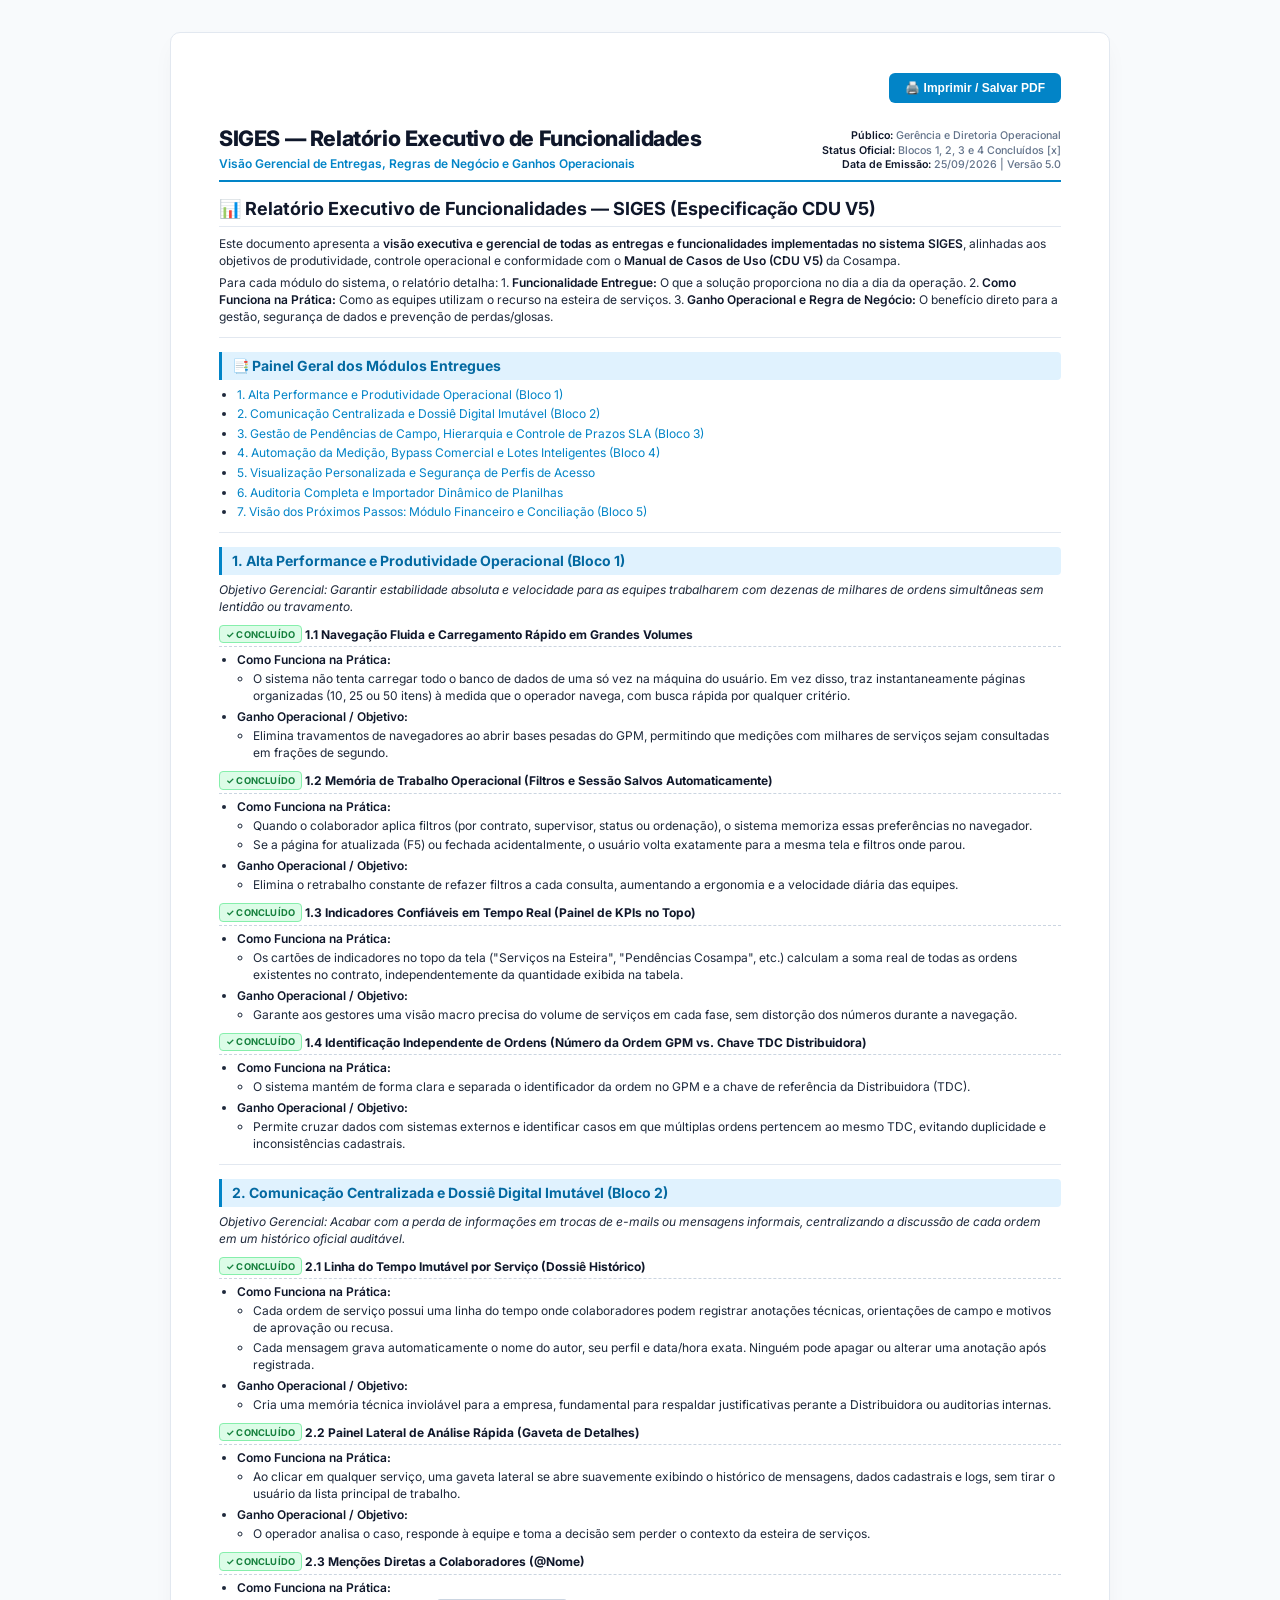
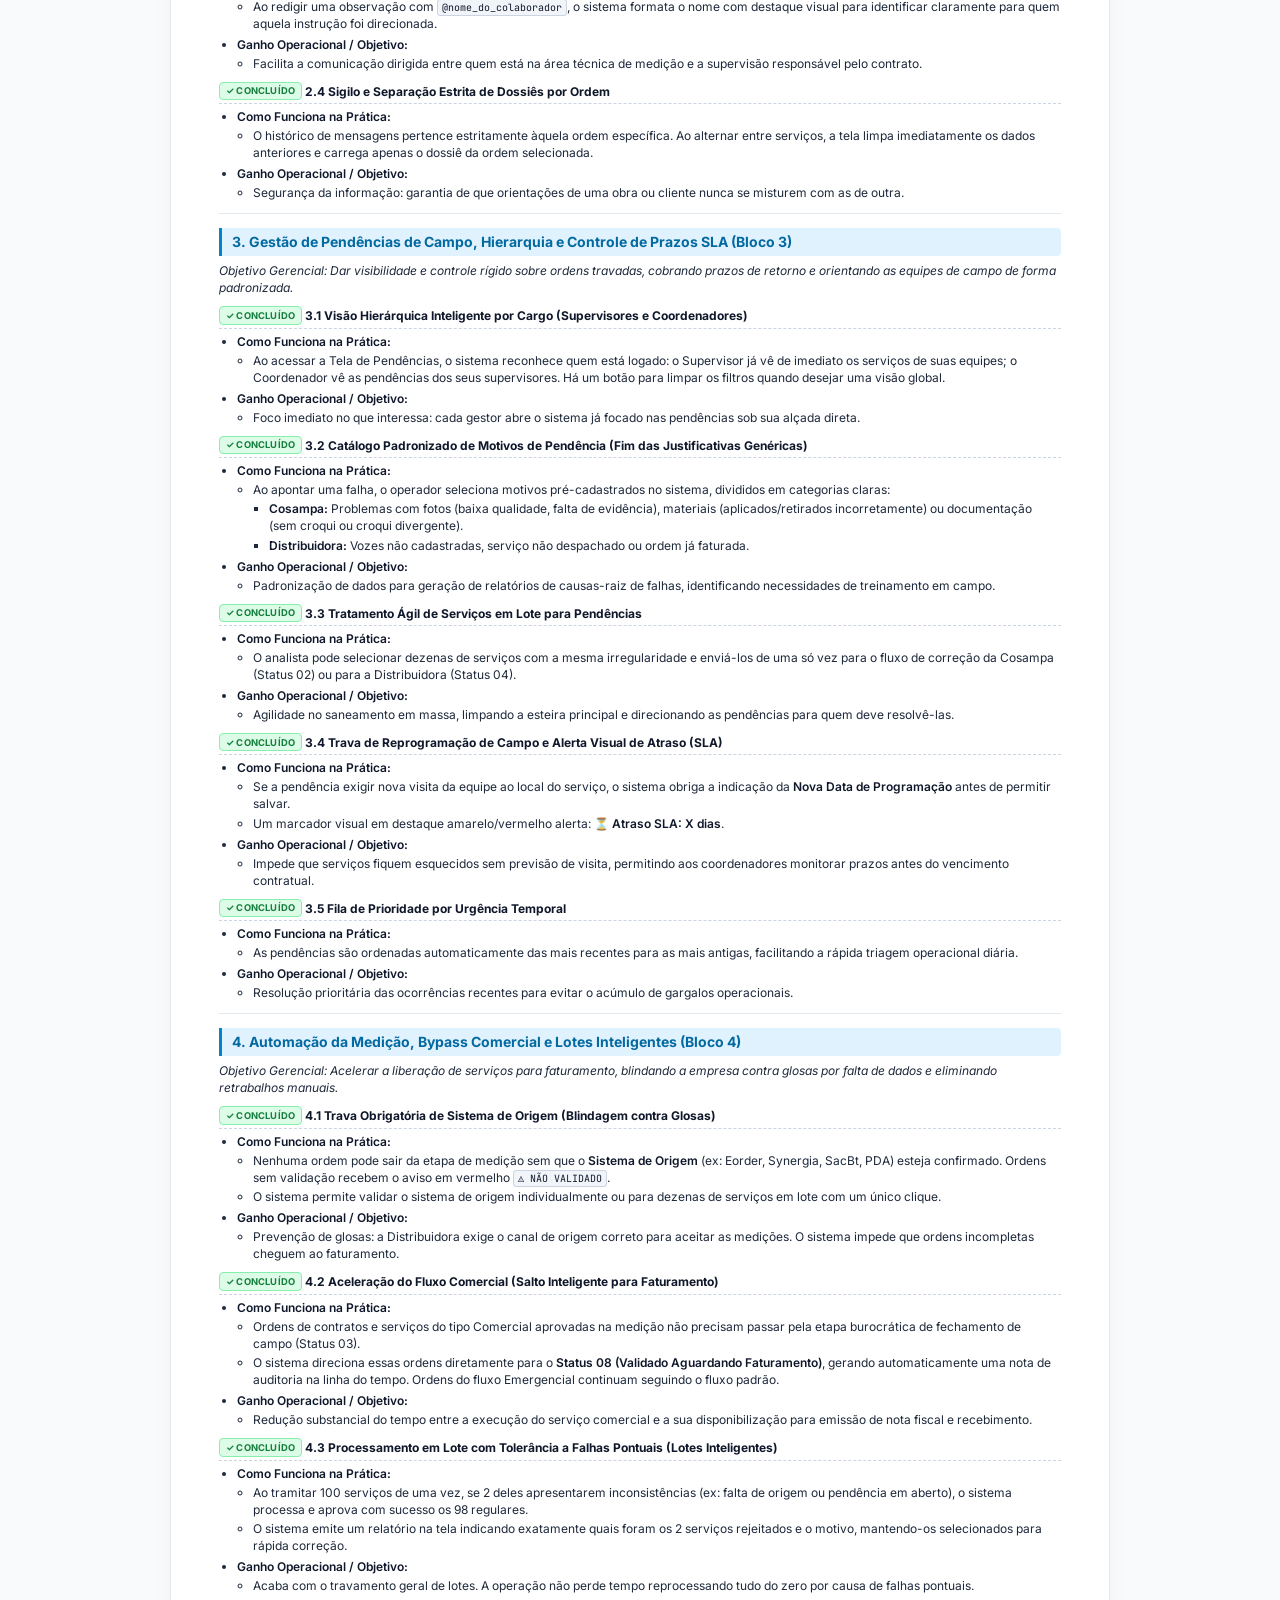
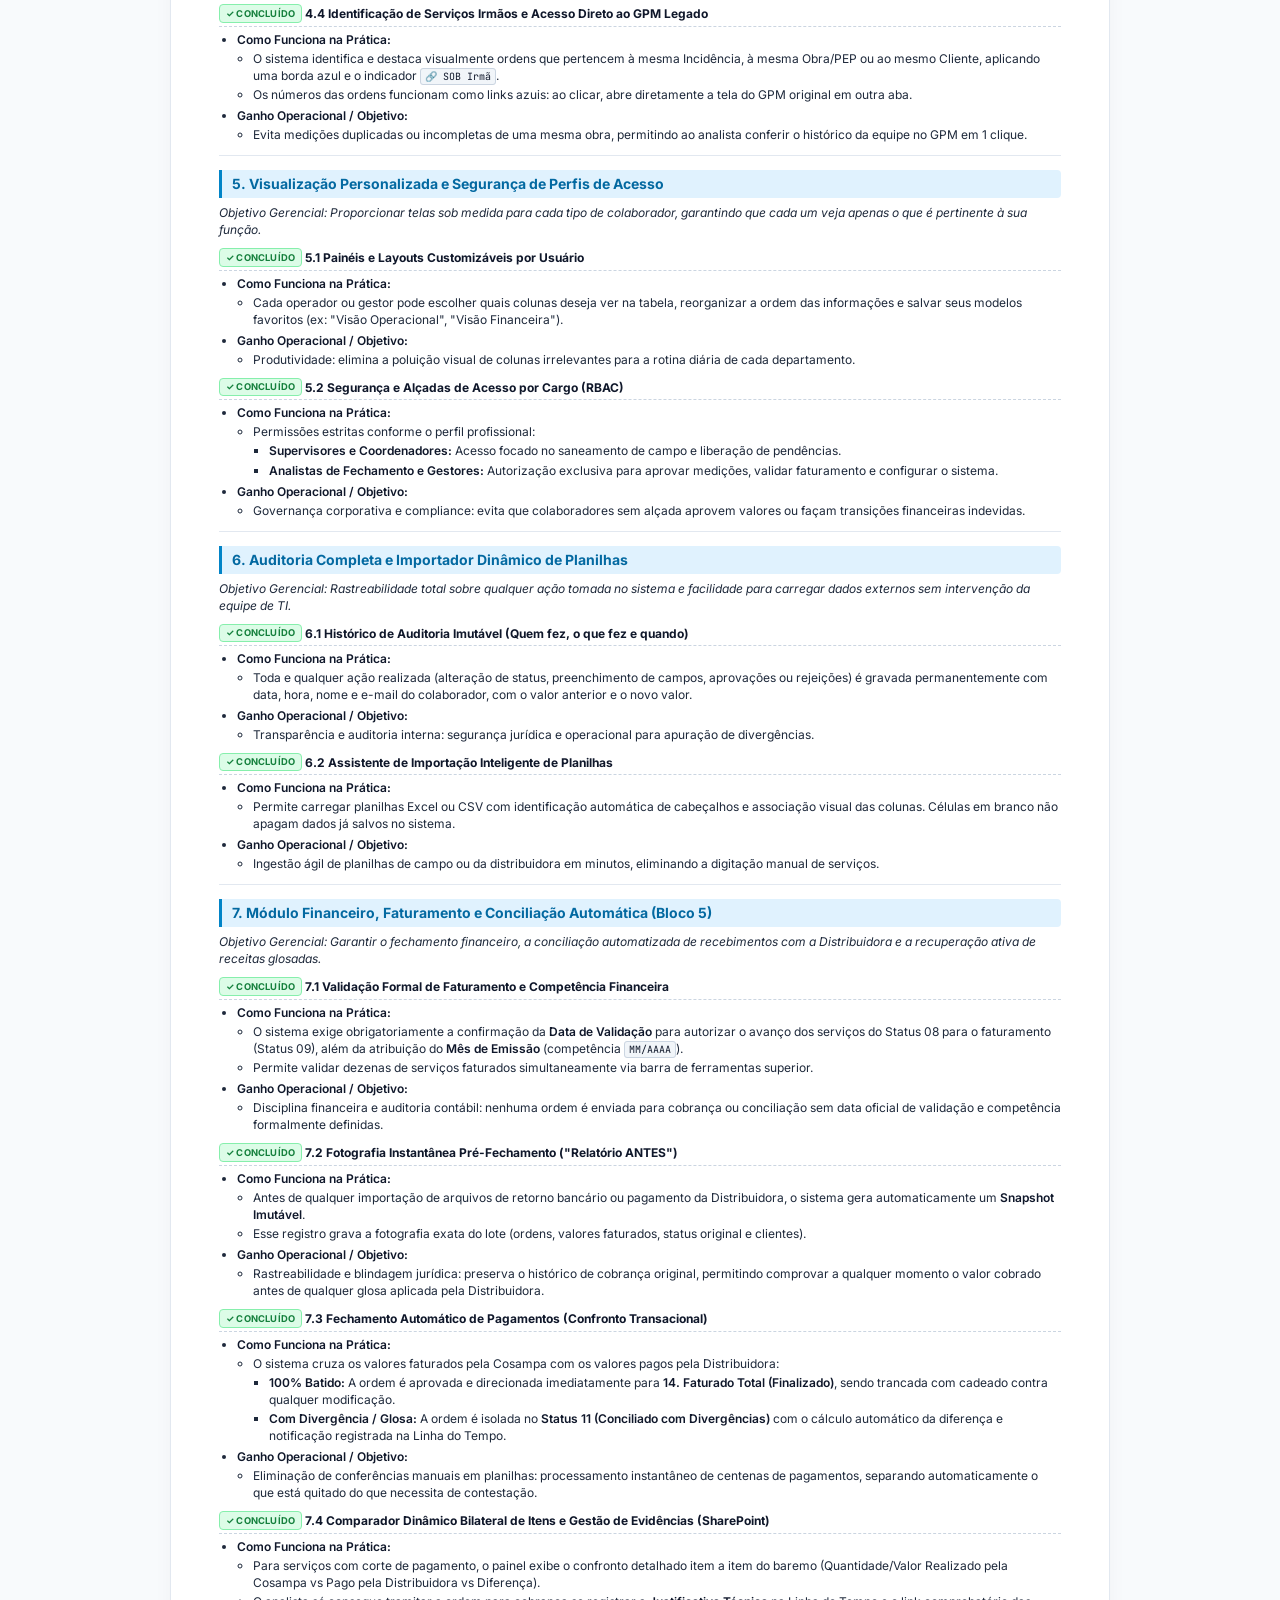
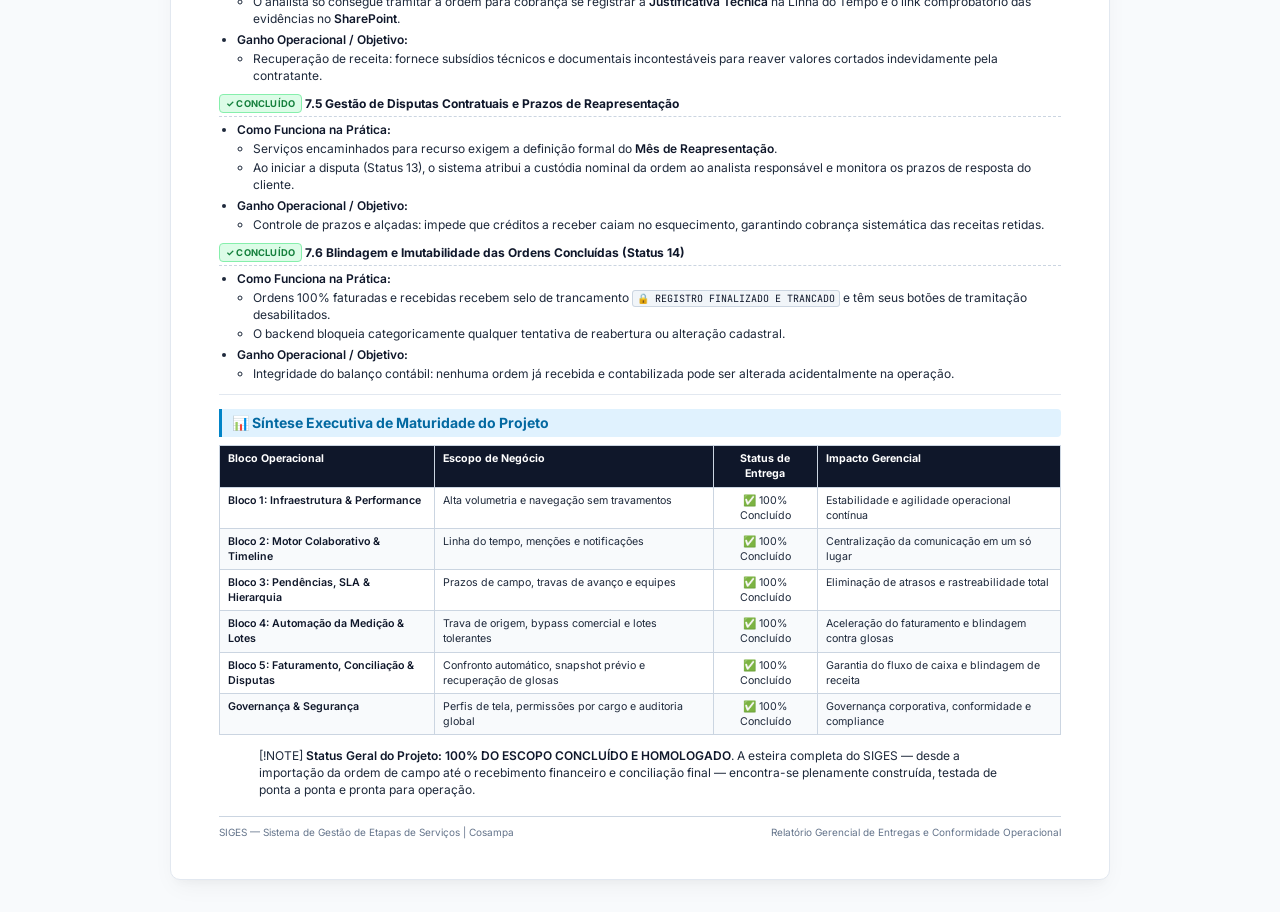
<file: docs/checklists/relatorio_executivo_gerencial_cdu_v5.html>
<!DOCTYPE html>
<html lang="pt-BR">
<head>
  <meta charset="UTF-8">
  <meta name="viewport" content="width=device-width, initial-scale=1.0">
  <title>SIGES — Relatório Executivo de Funcionalidades (CDU V5)</title>
  <link rel="preconnect" href="https://fonts.googleapis.com">
  <link rel="preconnect" href="https://fonts.gstatic.com" crossorigin>
  <link href="https://fonts.googleapis.com/css2?family=Inter:wght@400;500;600;700;800&family=JetBrains+Mono:wght@400;500&display=swap" rel="stylesheet">
  <style>
    :root {
      --primary: #0284c7;
      --primary-dark: #0369a1;
      --primary-light: #e0f2fe;
      --text-main: #1e293b;
      --text-muted: #64748b;
      --text-heading: #0f172a;
      --border-color: #e2e8f0;
      --bg-page: #f8fafc;
      --bg-card: #ffffff;
      --success-bg: #dcfce7;
      --success-text: #15803d;
      --success-border: #86efac;
      --warning-bg: #fef3c7;
      --warning-text: #b45309;
      --warning-border: #fde68a;
    }

    * {
      box-sizing: border-box;
      -webkit-print-color-adjust: exact !important;
      print-color-adjust: exact !important;
    }

    body {
      font-family: 'Inter', -apple-system, BlinkMacSystemFont, "Segoe UI", Roboto, sans-serif;
      font-size: 9pt;
      line-height: 1.42;
      color: var(--text-main);
      background-color: var(--bg-page);
      margin: 0;
      padding: 0;
    }

    /* Screen Presentation Container */
    @media screen {
      body {
        padding: 32px 16px;
      }
      .doc-wrapper {
        max-width: 940px;
        margin: 0 auto;
        background: var(--bg-card);
        border: 1px solid var(--border-color);
        border-radius: 10px;
        box-shadow: 0 10px 25px -5px rgba(0, 0, 0, 0.05), 0 8px 10px -6px rgba(0, 0, 0, 0.03);
        padding: 40px 48px;
      }
      .screen-actions {
        display: flex;
        justify-content: flex-end;
        gap: 10px;
        margin-bottom: 20px;
      }
      .btn-print {
        background: var(--primary);
        color: #ffffff;
        border: none;
        border-radius: 6px;
        padding: 8px 16px;
        font-size: 9pt;
        font-weight: 600;
        cursor: pointer;
        display: inline-flex;
        align-items: center;
        gap: 6px;
        transition: background 0.15s ease;
      }
      .btn-print:hover {
        background: var(--primary-dark);
      }
    }

    /* Print Budgeting & Rules */
    @media print {
      @page {
        size: A4 portrait;
        margin: 10mm 12mm 10mm 12mm;
        @bottom-right {
          content: "Página " counter(page);
          font-size: 7.5pt;
          color: #64748b;
          font-family: 'Inter', sans-serif;
        }
      }
      body {
        background-color: #ffffff;
        font-size: 8.5pt;
        line-height: 1.34;
      }
      .doc-wrapper {
        padding: 0 !important;
        margin: 0 !important;
        border: none !important;
        box-shadow: none !important;
        max-width: 100% !important;
      }
      .screen-actions {
        display: none !important;
      }
    }

    .header-banner {
      border-bottom: 2.5px solid var(--primary);
      padding-bottom: 8px;
      margin-bottom: 12px;
      display: flex;
      justify-content: space-between;
      align-items: flex-end;
      page-break-after: avoid;
      break-after: avoid;
    }

    .header-title {
      font-size: 16pt;
      font-weight: 800;
      color: var(--text-heading);
      margin: 0;
      letter-spacing: -0.4px;
    }

    .header-subtitle {
      font-size: 9pt;
      color: var(--primary);
      font-weight: 600;
      margin-top: 2px;
    }

    .header-meta {
      font-size: 8pt;
      color: var(--text-muted);
      text-align: right;
      font-weight: 500;
      line-height: 1.35;
    }

    .header-meta strong {
      color: var(--text-heading);
    }

    h1 {
      font-size: 13.5pt;
      color: var(--text-heading);
      border-bottom: 1.5px solid var(--border-color);
      padding-bottom: 4px;
      margin-top: 14px;
      margin-bottom: 8px;
      page-break-after: avoid;
      break-after: avoid;
    }

    h2 {
      font-size: 10.5pt;
      color: var(--primary-dark);
      background: var(--primary-light);
      border-left: 3.5px solid var(--primary);
      padding: 4px 10px;
      margin-top: 14px;
      margin-bottom: 6px;
      border-radius: 0 4px 4px 0;
      page-break-after: avoid;
      break-after: avoid;
    }

    h3 {
      font-size: 9pt;
      color: var(--text-heading);
      margin-top: 10px;
      margin-bottom: 4px;
      font-weight: 700;
      border-bottom: 1px dashed #cbd5e1;
      padding-bottom: 3px;
      page-break-after: avoid;
      break-after: avoid;
    }

    p {
      margin: 3px 0 5px 0;
    }

    ul {
      margin: 2px 0 6px 18px;
      padding: 0;
    }

    ul ul {
      margin: 2px 0 4px 16px;
    }

    ol {
      margin: 2px 0 6px 18px;
      padding: 0;
    }

    li {
      margin-bottom: 2.5px;
    }

    code {
      font-family: 'JetBrains Mono', Consolas, "Courier New", monospace;
      font-size: 7.5pt;
      background: #f1f5f9;
      color: #0f172a;
      padding: 1px 4px;
      border-radius: 3px;
      border: 1px solid #cbd5e1;
    }

    strong {
      font-weight: 600;
      color: var(--text-heading);
    }

    a {
      color: var(--primary);
      text-decoration: none;
    }

    a:hover {
      text-decoration: underline;
    }

    .badge {
      display: inline-block;
      font-size: 7pt;
      font-weight: 700;
      padding: 1.5px 6px;
      border-radius: 4px;
      letter-spacing: 0.2px;
      vertical-align: 1px;
      text-transform: uppercase;
    }

    .badge-done {
      background-color: var(--success-bg);
      color: var(--success-text);
      border: 1px solid var(--success-border);
    }

    .badge-pending {
      background-color: var(--warning-bg);
      color: var(--warning-text);
      border: 1px solid var(--warning-border);
    }

    table {
      width: 100%;
      border-collapse: collapse;
      font-size: 8pt;
      margin: 8px 0 12px 0;
      page-break-inside: avoid;
      break-inside: avoid;
      background: #ffffff;
    }

    th, td {
      border: 1px solid #cbd5e1;
      padding: 5px 8px;
      text-align: left;
      vertical-align: top;
    }

    th {
      background-color: #0f172a;
      color: #ffffff;
      font-weight: 700;
      font-size: 8pt;
    }

    tr:nth-child(even) {
      background-color: #f8fafc;
    }

    hr {
      border: none;
      border-top: 1px solid var(--border-color);
      margin: 12px 0;
    }

    .footer-print {
      margin-top: 18px;
      border-top: 1px solid #cbd5e1;
      padding-top: 8px;
      display: flex;
      justify-content: space-between;
      font-size: 7.5pt;
      color: var(--text-muted);
      page-break-inside: avoid;
      break-inside: avoid;
    }
  </style>
</head>
<body>
  <div class="doc-wrapper">
    <div class="screen-actions">
      <button class="btn-print" onclick="window.print()">
        🖨️ Imprimir / Salvar PDF
      </button>
    </div>

    <div class="header-banner">
      <div>
        <div class="header-title">SIGES — Relatório Executivo de Funcionalidades</div>
        <div class="header-subtitle">Visão Gerencial de Entregas, Regras de Negócio e Ganhos Operacionais</div>
      </div>
      <div class="header-meta">
        <div><strong>Público:</strong> Gerência e Diretoria Operacional</div>
        <div><strong>Status Oficial:</strong> Blocos 1, 2, 3 e 4 Concluídos [x]</div>
        <div><strong>Data de Emissão:</strong> 25/09/2026 | Versão 5.0</div>
      </div>
    </div>

    <h1>📊 Relatório Executivo de Funcionalidades — SIGES (Especificação CDU V5)</h1>
<p>Este documento apresenta a <strong>visão executiva e gerencial de todas as entregas e funcionalidades implementadas no sistema SIGES</strong>, alinhadas aos objetivos de produtividade, controle operacional e conformidade com o <strong>Manual de Casos de Uso (CDU V5)</strong> da Cosampa.</p>
<p>Para cada módulo do sistema, o relatório detalha:
1. <strong>Funcionalidade Entregue:</strong> O que a solução proporciona no dia a dia da operação.
2. <strong>Como Funciona na Prática:</strong> Como as equipes utilizam o recurso na esteira de serviços.
3. <strong>Ganho Operacional e Regra de Negócio:</strong> O benefício direto para a gestão, segurança de dados e prevenção de perdas/glosas.</p>
<hr />
<h2>📑 Painel Geral dos Módulos Entregues</h2>
<ul>
<li><a href="#1-alta-performance-e-produtividade-operacional-bloco-1">1. Alta Performance e Produtividade Operacional (Bloco 1)</a></li>
<li><a href="#2-comunicação-centralizada-e-dossiê-digital-imutável-bloco-2">2. Comunicação Centralizada e Dossiê Digital Imutável (Bloco 2)</a></li>
<li><a href="#3-gestão-de-pendências-de-campo-hierarquia-e-controle-de-prazos-sla-bloco-3">3. Gestão de Pendências de Campo, Hierarquia e Controle de Prazos SLA (Bloco 3)</a></li>
<li><a href="#4-automação-da-medição-bypass-comercial-e-lotes-inteligentes-bloco-4">4. Automação da Medição, Bypass Comercial e Lotes Inteligentes (Bloco 4)</a></li>
<li><a href="#5-visualização-personalizada-e-segurança-de-perfis-de-acesso">5. Visualização Personalizada e Segurança de Perfis de Acesso</a></li>
<li><a href="#6-auditoria-completa-e-importador-dinâmico-de-planilhas">6. Auditoria Completa e Importador Dinâmico de Planilhas</a></li>
<li><a href="#7-visão-dos-próximos-passos-módulo-financeiro-e-conciliação-bloco-5">7. Visão dos Próximos Passos: Módulo Financeiro e Conciliação (Bloco 5)</a></li>
</ul>
<hr />
<h2>1. Alta Performance e Produtividade Operacional (Bloco 1)</h2>
<p><em>Objetivo Gerencial: Garantir estabilidade absoluta e velocidade para as equipes trabalharem com dezenas de milhares de ordens simultâneas sem lentidão ou travamento.</em></p>
<h3><span class="badge badge-done">✓ CONCLUÍDO</span> 1.1 Navegação Fluida e Carregamento Rápido em Grandes Volumes</h3>
<ul>
<li><strong>Como Funciona na Prática:</strong><ul>
<li>O sistema não tenta carregar todo o banco de dados de uma só vez na máquina do usuário. Em vez disso, traz instantaneamente páginas organizadas (10, 25 ou 50 itens) à medida que o operador navega, com busca rápida por qualquer critério.</li>
</ul>
</li>
<li><strong>Ganho Operacional / Objetivo:</strong><ul>
<li>Elimina travamentos de navegadores ao abrir bases pesadas do GPM, permitindo que medições com milhares de serviços sejam consultadas em frações de segundo.</li>
</ul>
</li>
</ul>
<h3><span class="badge badge-done">✓ CONCLUÍDO</span> 1.2 Memória de Trabalho Operacional (Filtros e Sessão Salvos Automaticamente)</h3>
<ul>
<li><strong>Como Funciona na Prática:</strong><ul>
<li>Quando o colaborador aplica filtros (por contrato, supervisor, status ou ordenação), o sistema memoriza essas preferências no navegador.</li>
<li>Se a página for atualizada (F5) ou fechada acidentalmente, o usuário volta exatamente para a mesma tela e filtros onde parou.</li>
</ul>
</li>
<li><strong>Ganho Operacional / Objetivo:</strong><ul>
<li>Elimina o retrabalho constante de refazer filtros a cada consulta, aumentando a ergonomia e a velocidade diária das equipes.</li>
</ul>
</li>
</ul>
<h3><span class="badge badge-done">✓ CONCLUÍDO</span> 1.3 Indicadores Confiáveis em Tempo Real (Painel de KPIs no Topo)</h3>
<ul>
<li><strong>Como Funciona na Prática:</strong><ul>
<li>Os cartões de indicadores no topo da tela ("Serviços na Esteira", "Pendências Cosampa", etc.) calculam a soma real de todas as ordens existentes no contrato, independentemente da quantidade exibida na tabela.</li>
</ul>
</li>
<li><strong>Ganho Operacional / Objetivo:</strong><ul>
<li>Garante aos gestores uma visão macro precisa do volume de serviços em cada fase, sem distorção dos números durante a navegação.</li>
</ul>
</li>
</ul>
<h3><span class="badge badge-done">✓ CONCLUÍDO</span> 1.4 Identificação Independente de Ordens (Número da Ordem GPM vs. Chave TDC Distribuidora)</h3>
<ul>
<li><strong>Como Funciona na Prática:</strong><ul>
<li>O sistema mantém de forma clara e separada o identificador da ordem no GPM e a chave de referência da Distribuidora (TDC).</li>
</ul>
</li>
<li><strong>Ganho Operacional / Objetivo:</strong><ul>
<li>Permite cruzar dados com sistemas externos e identificar casos em que múltiplas ordens pertencem ao mesmo TDC, evitando duplicidade e inconsistências cadastrais.</li>
</ul>
</li>
</ul>
<hr />
<h2>2. Comunicação Centralizada e Dossiê Digital Imutável (Bloco 2)</h2>
<p><em>Objetivo Gerencial: Acabar com a perda de informações em trocas de e-mails ou mensagens informais, centralizando a discussão de cada ordem em um histórico oficial auditável.</em></p>
<h3><span class="badge badge-done">✓ CONCLUÍDO</span> 2.1 Linha do Tempo Imutável por Serviço (Dossiê Histórico)</h3>
<ul>
<li><strong>Como Funciona na Prática:</strong><ul>
<li>Cada ordem de serviço possui uma linha do tempo onde colaboradores podem registrar anotações técnicas, orientações de campo e motivos de aprovação ou recusa.</li>
<li>Cada mensagem grava automaticamente o nome do autor, seu perfil e data/hora exata. Ninguém pode apagar ou alterar uma anotação após registrada.</li>
</ul>
</li>
<li><strong>Ganho Operacional / Objetivo:</strong><ul>
<li>Cria uma memória técnica inviolável para a empresa, fundamental para respaldar justificativas perante a Distribuidora ou auditorias internas.</li>
</ul>
</li>
</ul>
<h3><span class="badge badge-done">✓ CONCLUÍDO</span> 2.2 Painel Lateral de Análise Rápida (Gaveta de Detalhes)</h3>
<ul>
<li><strong>Como Funciona na Prática:</strong><ul>
<li>Ao clicar em qualquer serviço, uma gaveta lateral se abre suavemente exibindo o histórico de mensagens, dados cadastrais e logs, sem tirar o usuário da lista principal de trabalho.</li>
</ul>
</li>
<li><strong>Ganho Operacional / Objetivo:</strong><ul>
<li>O operador analisa o caso, responde à equipe e toma a decisão sem perder o contexto da esteira de serviços.</li>
</ul>
</li>
</ul>
<h3><span class="badge badge-done">✓ CONCLUÍDO</span> 2.3 Menções Diretas a Colaboradores (@Nome)</h3>
<ul>
<li><strong>Como Funciona na Prática:</strong><ul>
<li>Ao redigir uma observação com <code>@nome_do_colaborador</code>, o sistema formata o nome com destaque visual para identificar claramente para quem aquela instrução foi direcionada.</li>
</ul>
</li>
<li><strong>Ganho Operacional / Objetivo:</strong><ul>
<li>Facilita a comunicação dirigida entre quem está na área técnica de medição e a supervisão responsável pelo contrato.</li>
</ul>
</li>
</ul>
<h3><span class="badge badge-done">✓ CONCLUÍDO</span> 2.4 Sigilo e Separação Estrita de Dossiês por Ordem</h3>
<ul>
<li><strong>Como Funciona na Prática:</strong><ul>
<li>O histórico de mensagens pertence estritamente àquela ordem específica. Ao alternar entre serviços, a tela limpa imediatamente os dados anteriores e carrega apenas o dossiê da ordem selecionada.</li>
</ul>
</li>
<li><strong>Ganho Operacional / Objetivo:</strong><ul>
<li>Segurança da informação: garantia de que orientações de uma obra ou cliente nunca se misturem com as de outra.</li>
</ul>
</li>
</ul>
<hr />
<h2>3. Gestão de Pendências de Campo, Hierarquia e Controle de Prazos SLA (Bloco 3)</h2>
<p><em>Objetivo Gerencial: Dar visibilidade e controle rígido sobre ordens travadas, cobrando prazos de retorno e orientando as equipes de campo de forma padronizada.</em></p>
<h3><span class="badge badge-done">✓ CONCLUÍDO</span> 3.1 Visão Hierárquica Inteligente por Cargo (Supervisores e Coordenadores)</h3>
<ul>
<li><strong>Como Funciona na Prática:</strong><ul>
<li>Ao acessar a Tela de Pendências, o sistema reconhece quem está logado: o Supervisor já vê de imediato os serviços de suas equipes; o Coordenador vê as pendências dos seus supervisores. Há um botão para limpar os filtros quando desejar uma visão global.</li>
</ul>
</li>
<li><strong>Ganho Operacional / Objetivo:</strong><ul>
<li>Foco imediato no que interessa: cada gestor abre o sistema já focado nas pendências sob sua alçada direta.</li>
</ul>
</li>
</ul>
<h3><span class="badge badge-done">✓ CONCLUÍDO</span> 3.2 Catálogo Padronizado de Motivos de Pendência (Fim das Justificativas Genéricas)</h3>
<ul>
<li><strong>Como Funciona na Prática:</strong><ul>
<li>Ao apontar uma falha, o operador seleciona motivos pré-cadastrados no sistema, divididos em categorias claras:<ul>
<li><strong>Cosampa:</strong> Problemas com fotos (baixa qualidade, falta de evidência), materiais (aplicados/retirados incorretamente) ou documentação (sem croqui ou croqui divergente).</li>
<li><strong>Distribuidora:</strong> Vozes não cadastradas, serviço não despachado ou ordem já faturada.</li>
</ul>
</li>
</ul>
</li>
<li><strong>Ganho Operacional / Objetivo:</strong><ul>
<li>Padronização de dados para geração de relatórios de causas-raiz de falhas, identificando necessidades de treinamento em campo.</li>
</ul>
</li>
</ul>
<h3><span class="badge badge-done">✓ CONCLUÍDO</span> 3.3 Tratamento Ágil de Serviços em Lote para Pendências</h3>
<ul>
<li><strong>Como Funciona na Prática:</strong><ul>
<li>O analista pode selecionar dezenas de serviços com a mesma irregularidade e enviá-los de uma só vez para o fluxo de correção da Cosampa (Status 02) ou para a Distribuidora (Status 04).</li>
</ul>
</li>
<li><strong>Ganho Operacional / Objetivo:</strong><ul>
<li>Agilidade no saneamento em massa, limpando a esteira principal e direcionando as pendências para quem deve resolvê-las.</li>
</ul>
</li>
</ul>
<h3><span class="badge badge-done">✓ CONCLUÍDO</span> 3.4 Trava de Reprogramação de Campo e Alerta Visual de Atraso (SLA)</h3>
<ul>
<li><strong>Como Funciona na Prática:</strong><ul>
<li>Se a pendência exigir nova visita da equipe ao local do serviço, o sistema obriga a indicação da <strong>Nova Data de Programação</strong> antes de permitir salvar.</li>
<li>Um marcador visual em destaque amarelo/vermelho alerta: ⏳ <strong>Atraso SLA: X dias</strong>.</li>
</ul>
</li>
<li><strong>Ganho Operacional / Objetivo:</strong><ul>
<li>Impede que serviços fiquem esquecidos sem previsão de visita, permitindo aos coordenadores monitorar prazos antes do vencimento contratual.</li>
</ul>
</li>
</ul>
<h3><span class="badge badge-done">✓ CONCLUÍDO</span> 3.5 Fila de Prioridade por Urgência Temporal</h3>
<ul>
<li><strong>Como Funciona na Prática:</strong><ul>
<li>As pendências são ordenadas automaticamente das mais recentes para as mais antigas, facilitando a rápida triagem operacional diária.</li>
</ul>
</li>
<li><strong>Ganho Operacional / Objetivo:</strong><ul>
<li>Resolução prioritária das ocorrências recentes para evitar o acúmulo de gargalos operacionais.</li>
</ul>
</li>
</ul>
<hr />
<h2>4. Automação da Medição, Bypass Comercial e Lotes Inteligentes (Bloco 4)</h2>
<p><em>Objetivo Gerencial: Acelerar a liberação de serviços para faturamento, blindando a empresa contra glosas por falta de dados e eliminando retrabalhos manuais.</em></p>
<h3><span class="badge badge-done">✓ CONCLUÍDO</span> 4.1 Trava Obrigatória de Sistema de Origem (Blindagem contra Glosas)</h3>
<ul>
<li><strong>Como Funciona na Prática:</strong><ul>
<li>Nenhuma ordem pode sair da etapa de medição sem que o <strong>Sistema de Origem</strong> (ex: Eorder, Synergia, SacBt, PDA) esteja confirmado. Ordens sem validação recebem o aviso em vermelho <code>⚠️ NÃO VALIDADO</code>.</li>
<li>O sistema permite validar o sistema de origem individualmente ou para dezenas de serviços em lote com um único clique.</li>
</ul>
</li>
<li><strong>Ganho Operacional / Objetivo:</strong><ul>
<li>Prevenção de glosas: a Distribuidora exige o canal de origem correto para aceitar as medições. O sistema impede que ordens incompletas cheguem ao faturamento.</li>
</ul>
</li>
</ul>
<h3><span class="badge badge-done">✓ CONCLUÍDO</span> 4.2 Aceleração do Fluxo Comercial (Salto Inteligente para Faturamento)</h3>
<ul>
<li><strong>Como Funciona na Prática:</strong><ul>
<li>Ordens de contratos e serviços do tipo Comercial aprovadas na medição não precisam passar pela etapa burocrática de fechamento de campo (Status 03).</li>
<li>O sistema direciona essas ordens diretamente para o <strong>Status 08 (Validado Aguardando Faturamento)</strong>, gerando automaticamente uma nota de auditoria na linha do tempo. Ordens do fluxo Emergencial continuam seguindo o fluxo padrão.</li>
</ul>
</li>
<li><strong>Ganho Operacional / Objetivo:</strong><ul>
<li>Redução substancial do tempo entre a execução do serviço comercial e a sua disponibilização para emissão de nota fiscal e recebimento.</li>
</ul>
</li>
</ul>
<h3><span class="badge badge-done">✓ CONCLUÍDO</span> 4.3 Processamento em Lote com Tolerância a Falhas Pontuais (Lotes Inteligentes)</h3>
<ul>
<li><strong>Como Funciona na Prática:</strong><ul>
<li>Ao tramitar 100 serviços de uma vez, se 2 deles apresentarem inconsistências (ex: falta de origem ou pendência em aberto), o sistema processa e aprova com sucesso os 98 regulares.</li>
<li>O sistema emite um relatório na tela indicando exatamente quais foram os 2 serviços rejeitados e o motivo, mantendo-os selecionados para rápida correção.</li>
</ul>
</li>
<li><strong>Ganho Operacional / Objetivo:</strong><ul>
<li>Acaba com o travamento geral de lotes. A operação não perde tempo reprocessando tudo do zero por causa de falhas pontuais.</li>
</ul>
</li>
</ul>
<h3><span class="badge badge-done">✓ CONCLUÍDO</span> 4.4 Identificação de Serviços Irmãos e Acesso Direto ao GPM Legado</h3>
<ul>
<li><strong>Como Funciona na Prática:</strong><ul>
<li>O sistema identifica e destaca visualmente ordens que pertencem à mesma Incidência, à mesma Obra/PEP ou ao mesmo Cliente, aplicando uma borda azul e o indicador <code>🔗 SOB Irmã</code>.</li>
<li>Os números das ordens funcionam como links azuis: ao clicar, abre diretamente a tela do GPM original em outra aba.</li>
</ul>
</li>
<li><strong>Ganho Operacional / Objetivo:</strong><ul>
<li>Evita medições duplicadas ou incompletas de uma mesma obra, permitindo ao analista conferir o histórico da equipe no GPM em 1 clique.</li>
</ul>
</li>
</ul>
<hr />
<h2>5. Visualização Personalizada e Segurança de Perfis de Acesso</h2>
<p><em>Objetivo Gerencial: Proporcionar telas sob medida para cada tipo de colaborador, garantindo que cada um veja apenas o que é pertinente à sua função.</em></p>
<h3><span class="badge badge-done">✓ CONCLUÍDO</span> 5.1 Painéis e Layouts Customizáveis por Usuário</h3>
<ul>
<li><strong>Como Funciona na Prática:</strong><ul>
<li>Cada operador ou gestor pode escolher quais colunas deseja ver na tabela, reorganizar a ordem das informações e salvar seus modelos favoritos (ex: "Visão Operacional", "Visão Financeira").</li>
</ul>
</li>
<li><strong>Ganho Operacional / Objetivo:</strong><ul>
<li>Produtividade: elimina a poluição visual de colunas irrelevantes para a rotina diária de cada departamento.</li>
</ul>
</li>
</ul>
<h3><span class="badge badge-done">✓ CONCLUÍDO</span> 5.2 Segurança e Alçadas de Acesso por Cargo (RBAC)</h3>
<ul>
<li><strong>Como Funciona na Prática:</strong><ul>
<li>Permissões estritas conforme o perfil profissional:<ul>
<li><strong>Supervisores e Coordenadores:</strong> Acesso focado no saneamento de campo e liberação de pendências.</li>
<li><strong>Analistas de Fechamento e Gestores:</strong> Autorização exclusiva para aprovar medições, validar faturamento e configurar o sistema.</li>
</ul>
</li>
</ul>
</li>
<li><strong>Ganho Operacional / Objetivo:</strong><ul>
<li>Governança corporativa e compliance: evita que colaboradores sem alçada aprovem valores ou façam transições financeiras indevidas.</li>
</ul>
</li>
</ul>
<hr />
<h2>6. Auditoria Completa e Importador Dinâmico de Planilhas</h2>
<p><em>Objetivo Gerencial: Rastreabilidade total sobre qualquer ação tomada no sistema e facilidade para carregar dados externos sem intervenção da equipe de TI.</em></p>
<h3><span class="badge badge-done">✓ CONCLUÍDO</span> 6.1 Histórico de Auditoria Imutável (Quem fez, o que fez e quando)</h3>
<ul>
<li><strong>Como Funciona na Prática:</strong><ul>
<li>Toda e qualquer ação realizada (alteração de status, preenchimento de campos, aprovações ou rejeições) é gravada permanentemente com data, hora, nome e e-mail do colaborador, com o valor anterior e o novo valor.</li>
</ul>
</li>
<li><strong>Ganho Operacional / Objetivo:</strong><ul>
<li>Transparência e auditoria interna: segurança jurídica e operacional para apuração de divergências.</li>
</ul>
</li>
</ul>
<h3><span class="badge badge-done">✓ CONCLUÍDO</span> 6.2 Assistente de Importação Inteligente de Planilhas</h3>
<ul>
<li><strong>Como Funciona na Prática:</strong><ul>
<li>Permite carregar planilhas Excel ou CSV com identificação automática de cabeçalhos e associação visual das colunas. Células em branco não apagam dados já salvos no sistema.</li>
</ul>
</li>
<li><strong>Ganho Operacional / Objetivo:</strong><ul>
<li>Ingestão ágil de planilhas de campo ou da distribuidora em minutos, eliminando a digitação manual de serviços.</li>
</ul>
</li>
</ul>
<hr />
<h2>7. Módulo Financeiro, Faturamento e Conciliação Automática (Bloco 5)</h2>
<p><em>Objetivo Gerencial: Garantir o fechamento financeiro, a conciliação automatizada de recebimentos com a Distribuidora e a recuperação ativa de receitas glosadas.</em></p>
<h3><span class="badge badge-done">✓ CONCLUÍDO</span> 7.1 Validação Formal de Faturamento e Competência Financeira</h3>
<ul>
<li><strong>Como Funciona na Prática:</strong><ul>
<li>O sistema exige obrigatoriamente a confirmação da <strong>Data de Validação</strong> para autorizar o avanço dos serviços do Status 08 para o faturamento (Status 09), além da atribuição do <strong>Mês de Emissão</strong> (competência <code>MM/AAAA</code>).</li>
<li>Permite validar dezenas de serviços faturados simultaneamente via barra de ferramentas superior.</li>
</ul>
</li>
<li><strong>Ganho Operacional / Objetivo:</strong><ul>
<li>Disciplina financeira e auditoria contábil: nenhuma ordem é enviada para cobrança ou conciliação sem data oficial de validação e competência formalmente definidas.</li>
</ul>
</li>
</ul>
<h3><span class="badge badge-done">✓ CONCLUÍDO</span> 7.2 Fotografia Instantânea Pré-Fechamento ("Relatório ANTES")</h3>
<ul>
<li><strong>Como Funciona na Prática:</strong><ul>
<li>Antes de qualquer importação de arquivos de retorno bancário ou pagamento da Distribuidora, o sistema gera automaticamente um <strong>Snapshot Imutável</strong>.</li>
<li>Esse registro grava a fotografia exata do lote (ordens, valores faturados, status original e clientes).</li>
</ul>
</li>
<li><strong>Ganho Operacional / Objetivo:</strong><ul>
<li>Rastreabilidade e blindagem jurídica: preserva o histórico de cobrança original, permitindo comprovar a qualquer momento o valor cobrado antes de qualquer glosa aplicada pela Distribuidora.</li>
</ul>
</li>
</ul>
<h3><span class="badge badge-done">✓ CONCLUÍDO</span> 7.3 Fechamento Automático de Pagamentos (Confronto Transacional)</h3>
<ul>
<li><strong>Como Funciona na Prática:</strong><ul>
<li>O sistema cruza os valores faturados pela Cosampa com os valores pagos pela Distribuidora:<ul>
<li><strong>100% Batido:</strong> A ordem é aprovada e direcionada imediatamente para <strong>14. Faturado Total (Finalizado)</strong>, sendo trancada com cadeado contra qualquer modificação.</li>
<li><strong>Com Divergência / Glosa:</strong> A ordem é isolada no <strong>Status 11 (Conciliado com Divergências)</strong> com o cálculo automático da diferença e notificação registrada na Linha do Tempo.</li>
</ul>
</li>
</ul>
</li>
<li><strong>Ganho Operacional / Objetivo:</strong><ul>
<li>Eliminação de conferências manuais em planilhas: processamento instantâneo de centenas de pagamentos, separando automaticamente o que está quitado do que necessita de contestação.</li>
</ul>
</li>
</ul>
<h3><span class="badge badge-done">✓ CONCLUÍDO</span> 7.4 Comparador Dinâmico Bilateral de Itens e Gestão de Evidências (SharePoint)</h3>
<ul>
<li><strong>Como Funciona na Prática:</strong><ul>
<li>Para serviços com corte de pagamento, o painel exibe o confronto detalhado item a item do baremo (Quantidade/Valor Realizado pela Cosampa vs Pago pela Distribuidora vs Diferença).</li>
<li>O analista só consegue tramitar a ordem para cobrança se registrar a <strong>Justificativa Técnica</strong> na Linha do Tempo e o link comprobatório das evidências no <strong>SharePoint</strong>.</li>
</ul>
</li>
<li><strong>Ganho Operacional / Objetivo:</strong><ul>
<li>Recuperação de receita: fornece subsídios técnicos e documentais incontestáveis para reaver valores cortados indevidamente pela contratante.</li>
</ul>
</li>
</ul>
<h3><span class="badge badge-done">✓ CONCLUÍDO</span> 7.5 Gestão de Disputas Contratuais e Prazos de Reapresentação</h3>
<ul>
<li><strong>Como Funciona na Prática:</strong><ul>
<li>Serviços encaminhados para recurso exigem a definição formal do <strong>Mês de Reapresentação</strong>.</li>
<li>Ao iniciar a disputa (Status 13), o sistema atribui a custódia nominal da ordem ao analista responsável e monitora os prazos de resposta do cliente.</li>
</ul>
</li>
<li><strong>Ganho Operacional / Objetivo:</strong><ul>
<li>Controle de prazos e alçadas: impede que créditos a receber caiam no esquecimento, garantindo cobrança sistemática das receitas retidas.</li>
</ul>
</li>
</ul>
<h3><span class="badge badge-done">✓ CONCLUÍDO</span> 7.6 Blindagem e Imutabilidade das Ordens Concluídas (Status 14)</h3>
<ul>
<li><strong>Como Funciona na Prática:</strong><ul>
<li>Ordens 100% faturadas e recebidas recebem selo de trancamento <code>🔒 REGISTRO FINALIZADO E TRANCADO</code> e têm seus botões de tramitação desabilitados.</li>
<li>O backend bloqueia categoricamente qualquer tentativa de reabertura ou alteração cadastral.</li>
</ul>
</li>
<li><strong>Ganho Operacional / Objetivo:</strong><ul>
<li>Integridade do balanço contábil: nenhuma ordem já recebida e contabilizada pode ser alterada acidentalmente na operação.</li>
</ul>
</li>
</ul>
<hr />
<h2>📊 Síntese Executiva de Maturidade do Projeto</h2>
<table>
<thead>
<tr>
<th style="text-align: left;">Bloco Operacional</th>
<th style="text-align: left;">Escopo de Negócio</th>
<th style="text-align: center;">Status de Entrega</th>
<th style="text-align: left;">Impacto Gerencial</th>
</tr>
</thead>
<tbody>
<tr>
<td style="text-align: left;"><strong>Bloco 1: Infraestrutura &amp; Performance</strong></td>
<td style="text-align: left;">Alta volumetria e navegação sem travamentos</td>
<td style="text-align: center;">✅ 100% Concluído</td>
<td style="text-align: left;">Estabilidade e agilidade operacional contínua</td>
</tr>
<tr>
<td style="text-align: left;"><strong>Bloco 2: Motor Colaborativo &amp; Timeline</strong></td>
<td style="text-align: left;">Linha do tempo, menções e notificações</td>
<td style="text-align: center;">✅ 100% Concluído</td>
<td style="text-align: left;">Centralização da comunicação em um só lugar</td>
</tr>
<tr>
<td style="text-align: left;"><strong>Bloco 3: Pendências, SLA &amp; Hierarquia</strong></td>
<td style="text-align: left;">Prazos de campo, travas de avanço e equipes</td>
<td style="text-align: center;">✅ 100% Concluído</td>
<td style="text-align: left;">Eliminação de atrasos e rastreabilidade total</td>
</tr>
<tr>
<td style="text-align: left;"><strong>Bloco 4: Automação da Medição &amp; Lotes</strong></td>
<td style="text-align: left;">Trava de origem, bypass comercial e lotes tolerantes</td>
<td style="text-align: center;">✅ 100% Concluído</td>
<td style="text-align: left;">Aceleração do faturamento e blindagem contra glosas</td>
</tr>
<tr>
<td style="text-align: left;"><strong>Bloco 5: Faturamento, Conciliação &amp; Disputas</strong></td>
<td style="text-align: left;">Confronto automático, snapshot prévio e recuperação de glosas</td>
<td style="text-align: center;">✅ 100% Concluído</td>
<td style="text-align: left;">Garantia do fluxo de caixa e blindagem de receita</td>
</tr>
<tr>
<td style="text-align: left;"><strong>Governança &amp; Segurança</strong></td>
<td style="text-align: left;">Perfis de tela, permissões por cargo e auditoria global</td>
<td style="text-align: center;">✅ 100% Concluído</td>
<td style="text-align: left;">Governança corporativa, conformidade e compliance</td>
</tr>
</tbody>
</table>
<blockquote>
<p>[!NOTE]
<strong>Status Geral do Projeto:</strong> <strong>100% DO ESCOPO CONCLUÍDO E HOMOLOGADO</strong>. A esteira completa do SIGES — desde a importação da ordem de campo até o recebimento financeiro e conciliação final — encontra-se plenamente construída, testada de ponta a ponta e pronta para operação.</p>
</blockquote>

    <div class="footer-print">
      <span>SIGES — Sistema de Gestão de Etapas de Serviços | Cosampa</span>
      <span>Relatório Gerencial de Entregas e Conformidade Operacional</span>
    </div>
  </div>
</body>
</html>
</file>
<file: frontend/style.css>
/* ==========================================================================
   SIGES - SISTEMA DE GESTÃO DE ETAPAS DE SERVICOS (COSAMPA)
   Design System & Visual 100% Fiel ao Protótipo Esteira GPM
   ========================================================================== */

:root {
  --ac-primary: #1c5f4b;
  --ac-hover: #134634;
  --bg-app: #edf0ef;
  --bg-card: #ffffff;
  --bg-sidebar: #141d19;
  --text-dark: #1f2a26;
  --text-muted: #71807a;
  --text-light: #c6d2cc;
  --border-subtle: #e2e8e5;
  --border-dark: rgba(255,255,255,0.07);
  --color-alert: #b03a28;
  --color-success: #2e9e6b;
  --font-main: 'Public Sans', system-ui, -apple-system, sans-serif;
  --font-mono: 'Spline Sans Mono', monospace;
}

html, body {
  margin: 0;
  padding: 0;
  background: var(--bg-app);
  color: var(--text-dark);
  font-family: var(--font-main);
  font-size: 13px;
  -webkit-font-smoothing: antialiased;
}

*, *::before, *::after {
  box-sizing: border-box;
}

a {
  color: var(--ac-primary);
  text-decoration: none;
}
a:hover {
  color: var(--ac-hover);
}

button, input, select, textarea {
  font-family: var(--font-main);
}
button {
  cursor: pointer;
}

/* Layout App Root */
#app-root {
  display: flex;
  height: 100vh;
  min-width: 1280px;
  overflow: hidden;
}

/* Tela de Login */
.login-wrapper {
  display: flex;
  align-items: center;
  justify-content: center;
  min-height: 100vh;
  background: linear-gradient(135deg, #141d19 0%, #1c5f4b 100%);
  padding: 20px;
}

.login-card {
  width: 100%;
  max-width: 400px;
  background: #ffffff;
  border-radius: 14px;
  padding: 32px;
  box-shadow: 0 12px 30px rgba(0, 0, 0, 0.25);
}

.login-header {
  text-align: center;
}

.login-logo {
  width: 48px;
  height: 48px;
  border-radius: 12px;
  background: var(--ac-primary);
  color: #ffffff;
  display: inline-flex;
  align-items: center;
  justify-content: center;
  font-size: 22px;
  font-weight: 700;
  margin-bottom: 12px;
}

.login-header h2 {
  margin: 0;
  font-size: 20px;
  font-weight: 700;
  color: var(--text-dark);
}

.login-header p {
  margin: 4px 0 0;
  font-size: 11.5px;
  color: var(--text-muted);
}

/* Sidebar Estilizada */
.sidebar {
  background: var(--bg-sidebar);
  color: var(--text-light);
  display: flex;
  flex-direction: column;
  flex-shrink: 0;
  overflow: hidden;
  z-index: 10;
  transition: width 0.18s ease;
}

.main-content {
  flex: 1;
  min-width: 0;
  display: flex;
  flex-direction: column;
  overflow: hidden;
}

/* Top Header & Header Info */
.top-header {
  height: 58px;
  background: var(--bg-card);
  border-bottom: 1px solid var(--border-subtle);
  display: flex;
  align-items: center;
  gap: 12px;
  padding: 0 22px;
  flex-shrink: 0;
}

/* Barra de Filtros e Presets */
.filter-bar {
  background: var(--bg-card);
  border-bottom: 1px solid var(--border-subtle);
  padding: 9px 22px;
  display: flex;
  align-items: center;
  gap: 8px;
  flex-wrap: wrap;
  flex-shrink: 0;
}

/* Form Controls */
.select-input, .text-input {
  padding: 7px 9px;
  border: 1px solid #d7dedb;
  border-radius: 8px;
  background: #fff;
  font-size: 12px;
  color: var(--text-dark);
}
.select-input:focus, .text-input:focus {
  outline: none;
  border-color: var(--ac-primary);
}

/* Views Container */
.view-container {
  flex: 1;
  overflow-y: auto;
  padding: 18px 22px 32px;
}

/* KPI Cards */
.kpi-card {
  background: var(--bg-card);
  border: 1px solid var(--border-subtle);
  border-radius: 10px;
  padding: 14px 16px;
}
.kpi-val {
  font-family: var(--font-mono);
  font-size: 26px;
  font-weight: 600;
  margin-top: 6px;
  line-height: 1.1;
}

/* Preset Pills */
.preset-pill {
  display: inline-flex;
  align-items: center;
  gap: 6px;
  font-size: 11.5px;
  font-weight: 600;
  color: #14483a;
  background: #eaf2ee;
  border: 1px solid #cfe0d8;
  border-radius: 20px;
  padding: 5px 10px;
  cursor: pointer;
}
.preset-pill:hover {
  background: #dfece6;
}

/* Status Badges */
.badge-status {
  display: inline-flex;
  align-items: center;
  gap: 5px;
  max-width: 100%;
  padding: 3px 7px 3px 4px;
  border-radius: 6px;
  font-size: 10.5px;
  font-weight: 600;
  line-height: 1.2;
  white-space: nowrap;
}
.badge-status-num {
  background: rgba(255,255,255,0.75);
  border-radius: 4px;
  padding: 1px 4px;
  font-family: var(--font-mono);
  font-size: 9.5px;
  font-weight: 600;
}

/* Buttons */
.btn-primary {
  background: var(--ac-primary);
  color: #fff;
  border: none;
  border-radius: 8px;
  padding: 8px 14px;
  font-size: 12px;
  font-weight: 600;
  cursor: pointer;
}
.btn-primary:hover {
  background: var(--ac-hover);
}

.btn-secondary {
  background: #fff;
  color: #3c4a45;
  border: 1px solid #d7dedb;
  border-radius: 8px;
  padding: 6px 11px;
  font-size: 12px;
  font-weight: 600;
}
.btn-secondary:hover {
  background: #f2f5f4;
}

/* Card de Pendência Individual (Fiel à Imagem 1) */
.card-pendencia {
  border: 1px solid var(--border-subtle);
  border-radius: 12px;
  padding: 12px 14px;
  margin-bottom: 12px;
  background: #ffffff;
}

.btn-anexo {
  display: inline-flex;
  align-items: center;
  gap: 5px;
  font-size: 11px;
  font-weight: 600;
  color: #3c4a45;
  background: #f2f5f4;
  border: 1px solid #d7dedb;
  border-radius: 7px;
  padding: 5px 10px;
  cursor: pointer;
  margin-top: 8px;
}
.btn-anexo:hover {
  background: #e2e8e5;
}

.badge-pend-status {
  font-size: 10px;
  font-weight: 700;
  letter-spacing: 0.05em;
  text-transform: uppercase;
}
.badge-pend-pendente {
  color: var(--color-alert);
}
.badge-pend-tratado {
  color: var(--color-success);
}

/* Footer de Tabela */
.table-footer {
  display: flex;
  justify-content: space-between;
  align-items: center;
  padding: 10px 14px;
  font-size: 11.5px;
  color: var(--text-muted);
  background: #fbfcfc;
  border-top: 1px solid var(--border-subtle);
}

/* Drawer Component */
.drawer-panel {
  position: fixed;
  top: 0;
  right: 0;
  width: 480px;
  height: 100vh;
  background: #fff;
  box-shadow: -4px 0 20px rgba(0,0,0,0.12);
  z-index: 100;
  display: flex;
  flex-direction: column;
}

/* Toast Component */
.toast-container {
  position: fixed;
  bottom: 22px;
  left: 50%;
  transform: translateX(-50%);
  background: #141d19;
  color: #fff;
  padding: 10px 18px;
  border-radius: 8px;
  font-size: 12.5px;
  font-weight: 500;
  box-shadow: 0 4px 14px rgba(0,0,0,0.25);
  z-index: 200;
}
</file>
